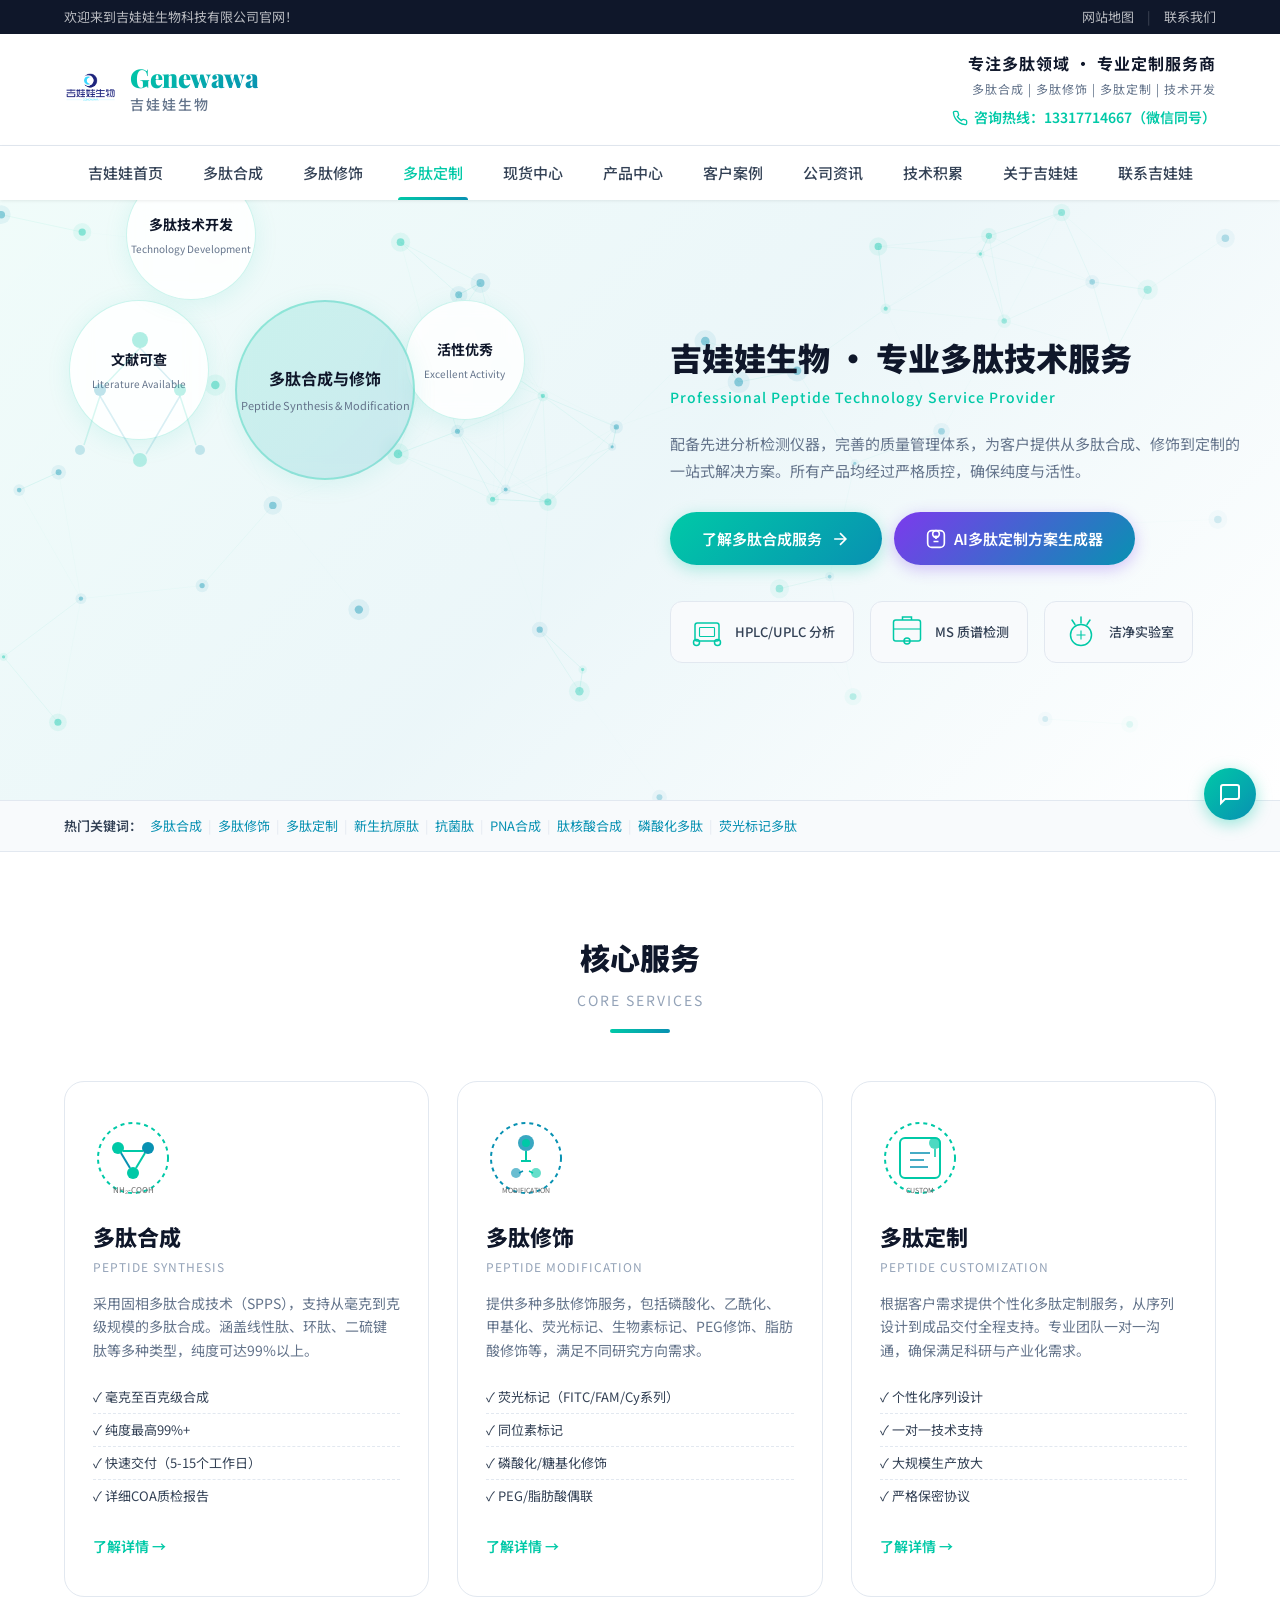
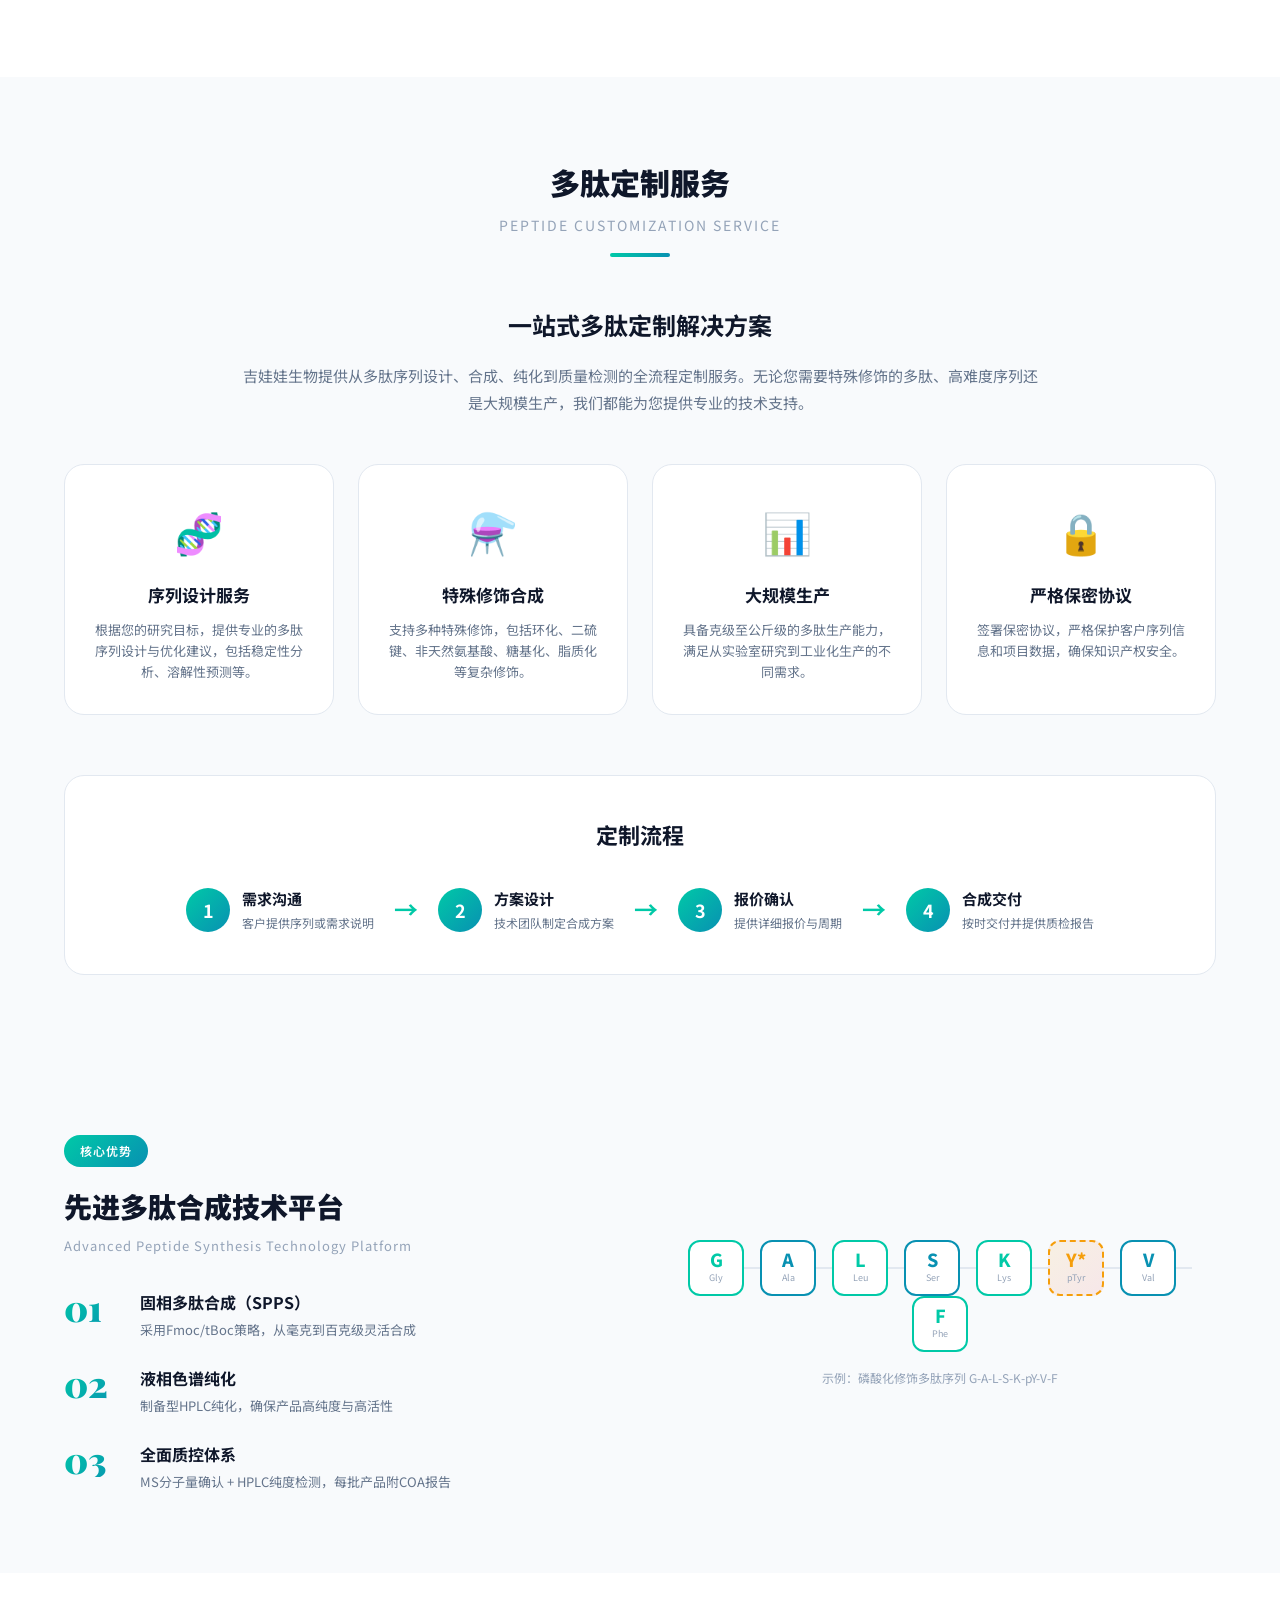
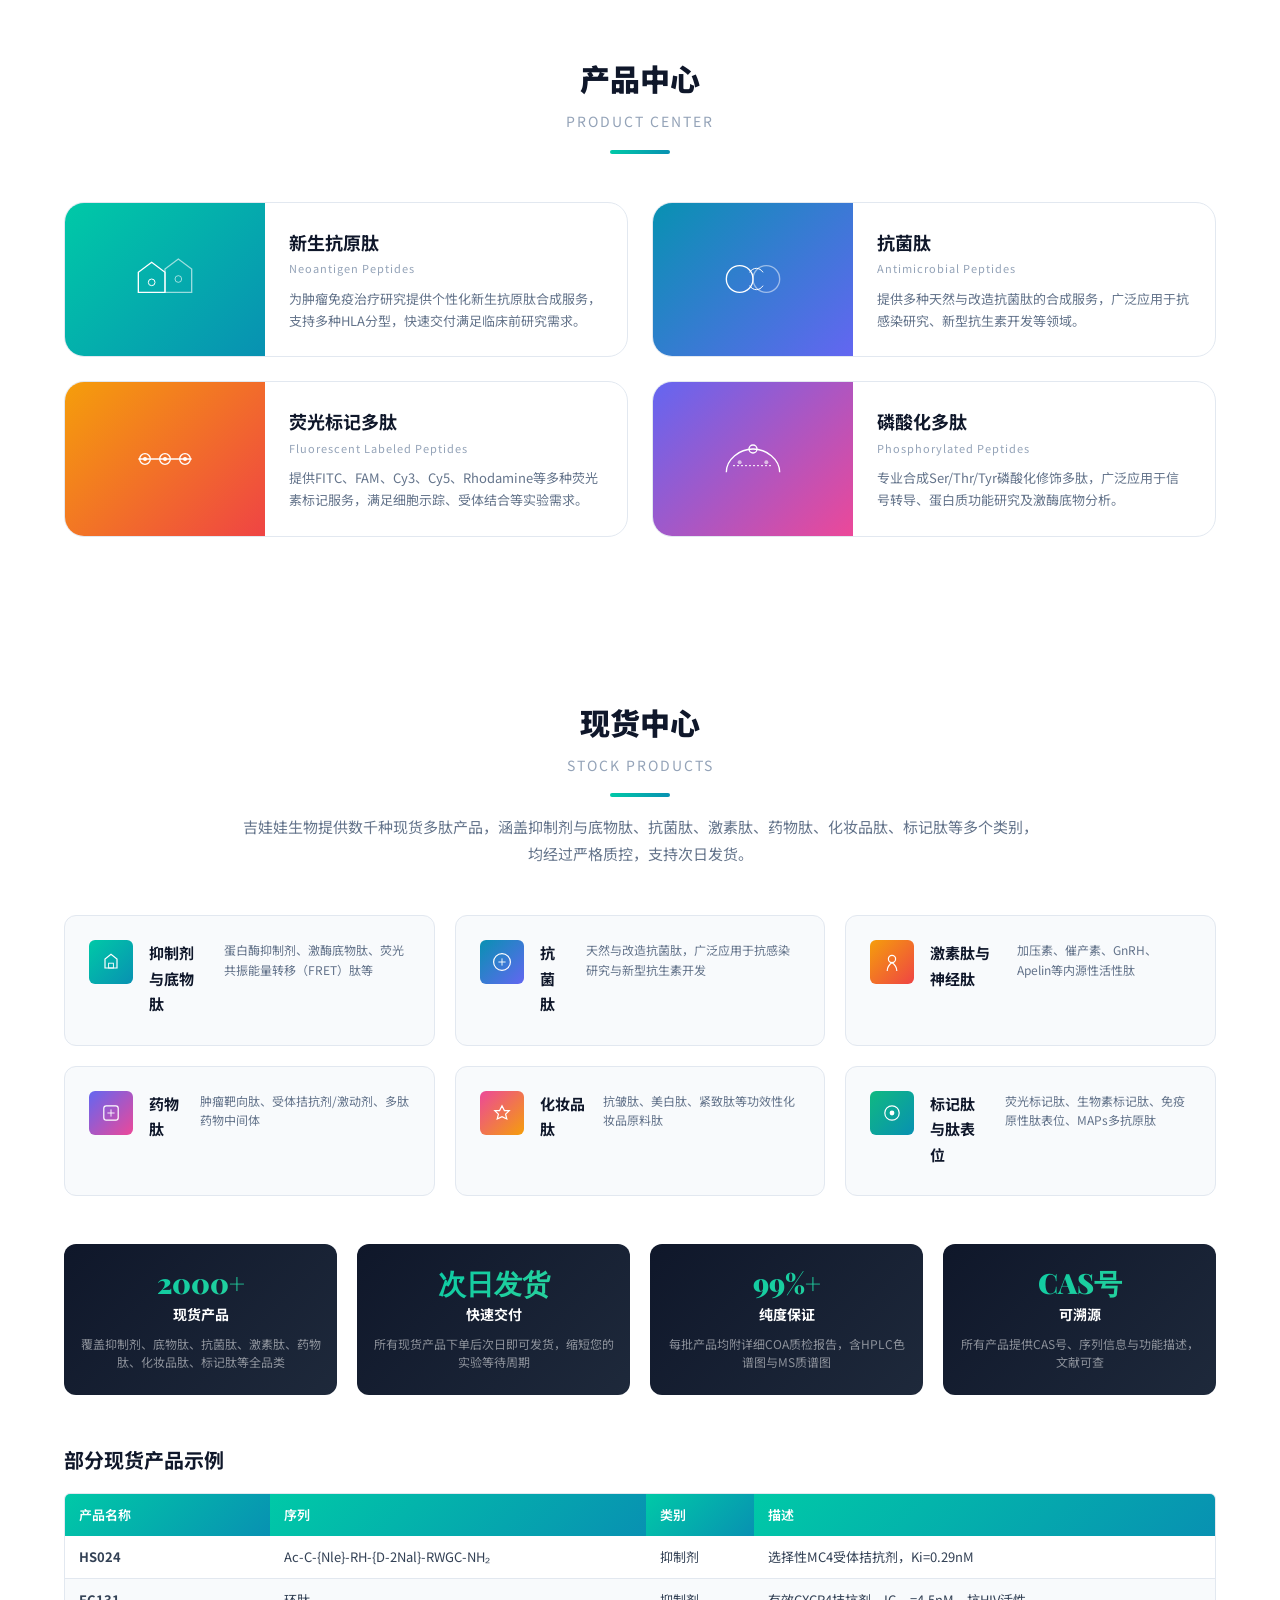
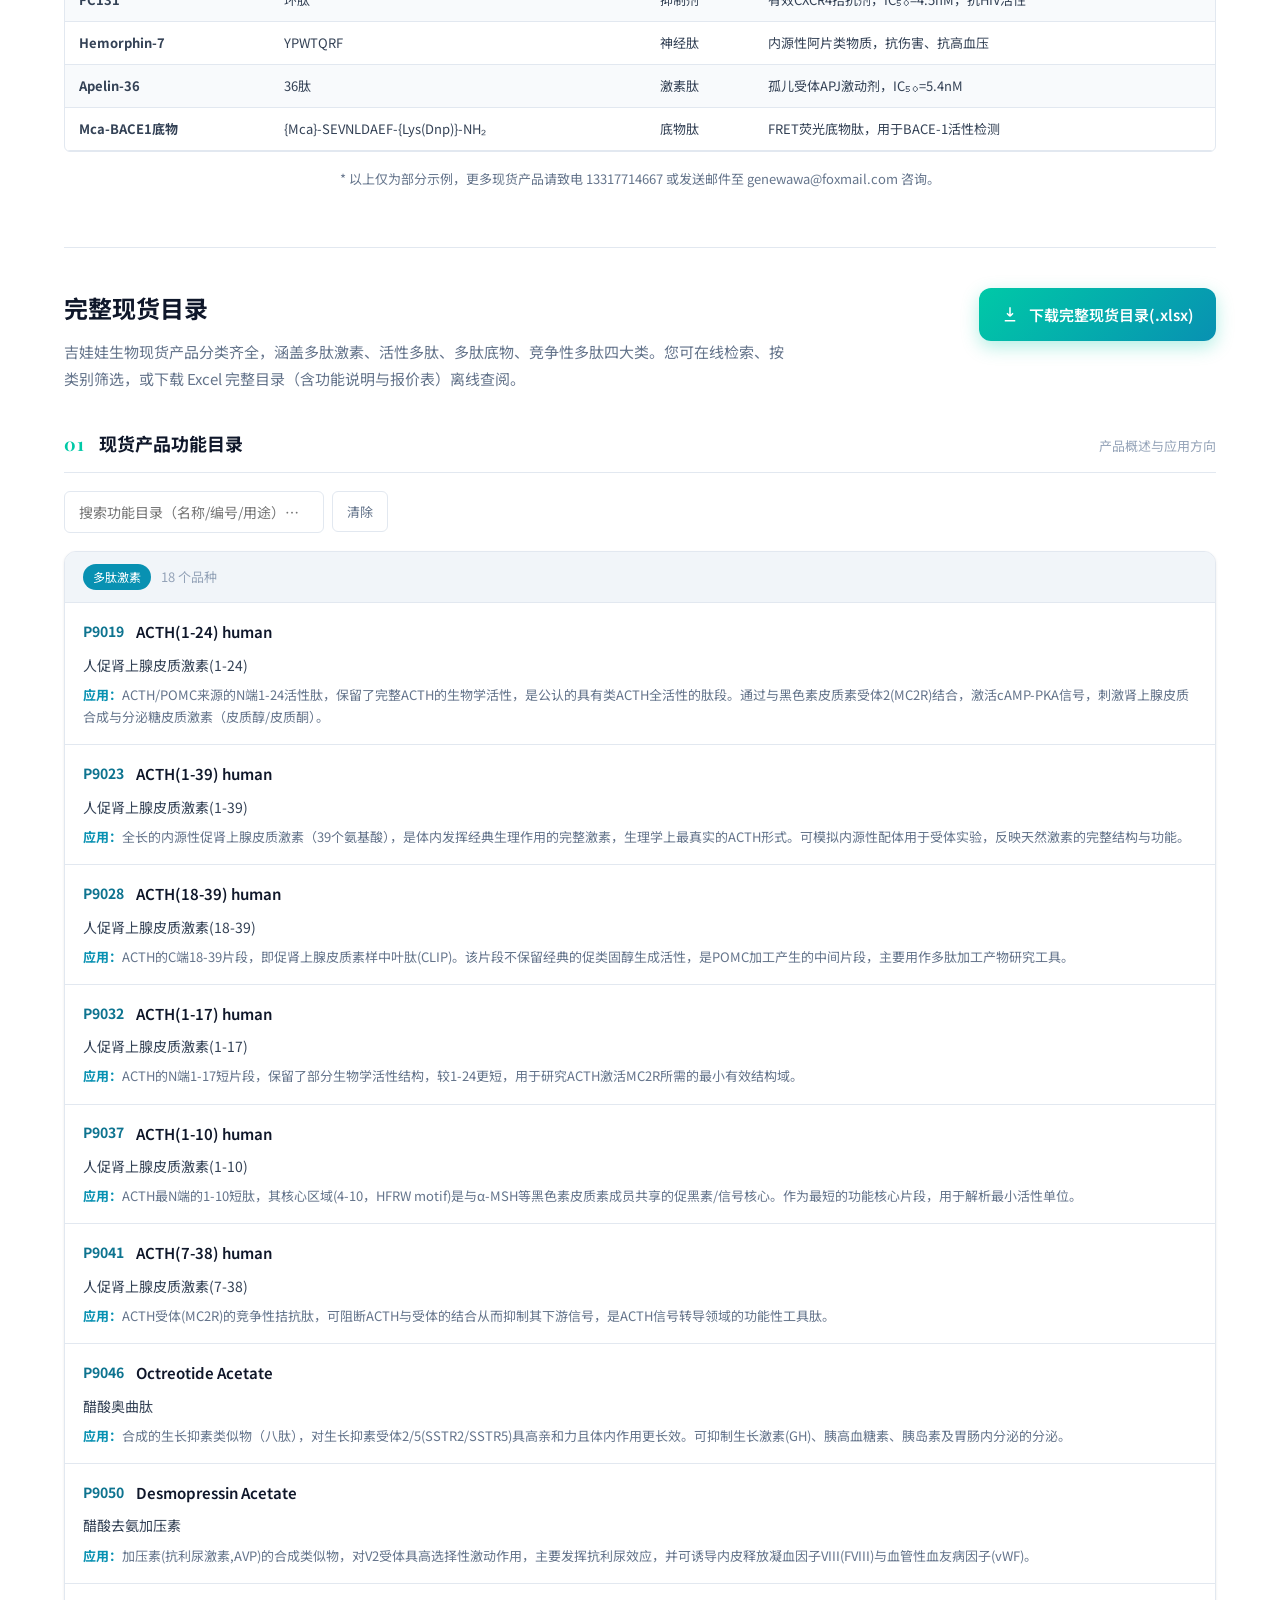
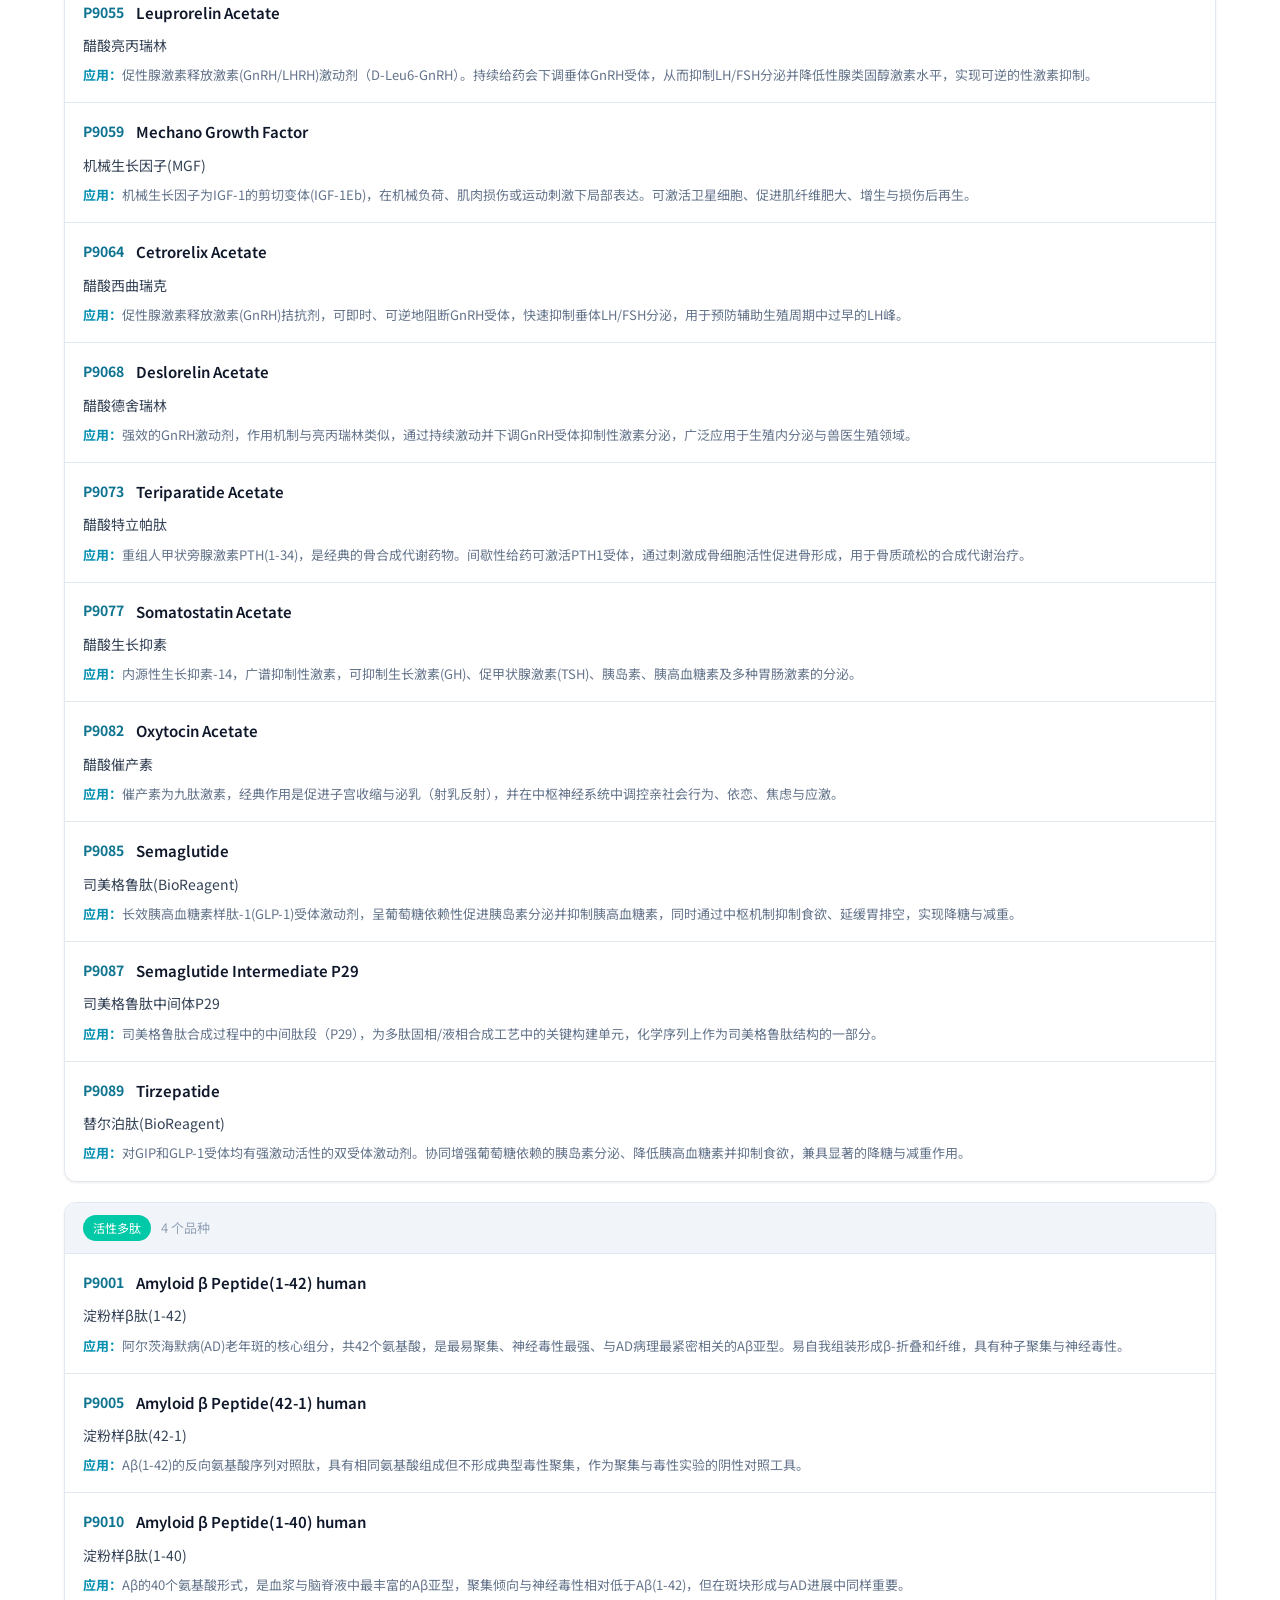
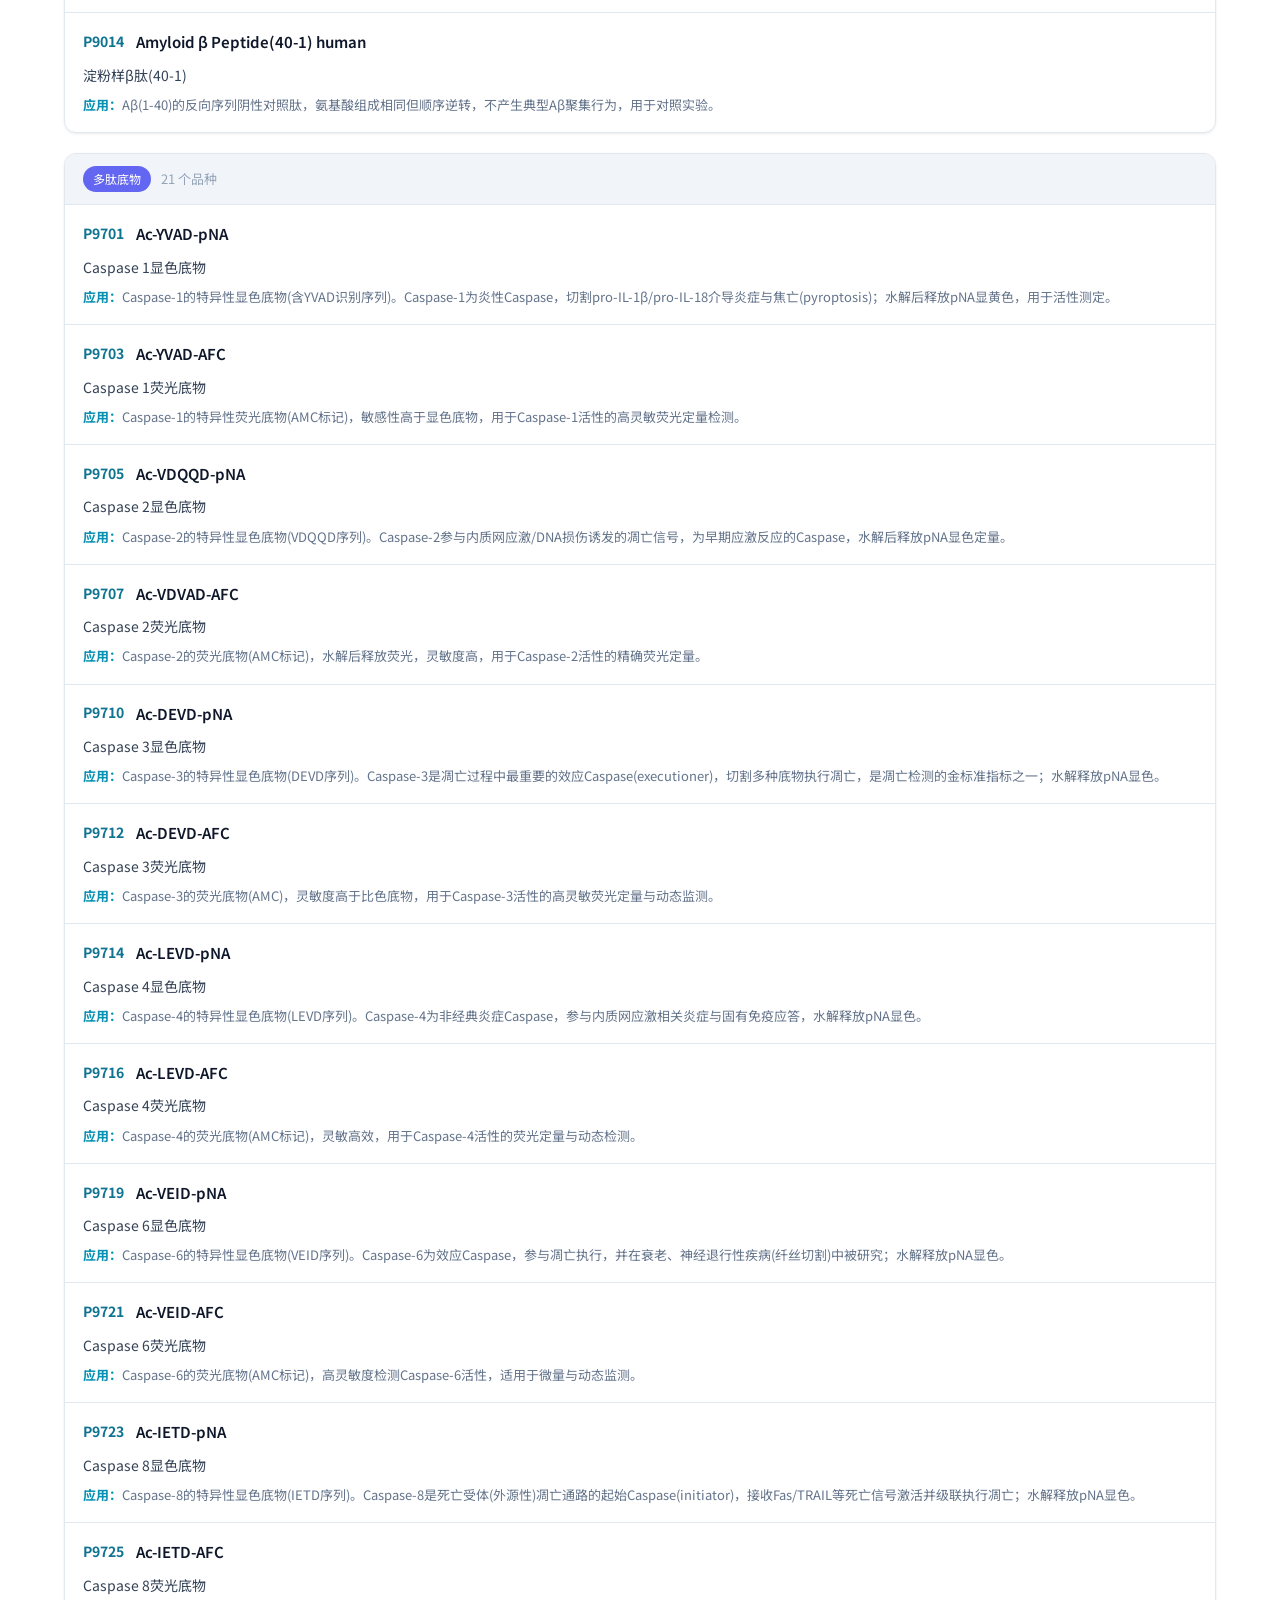
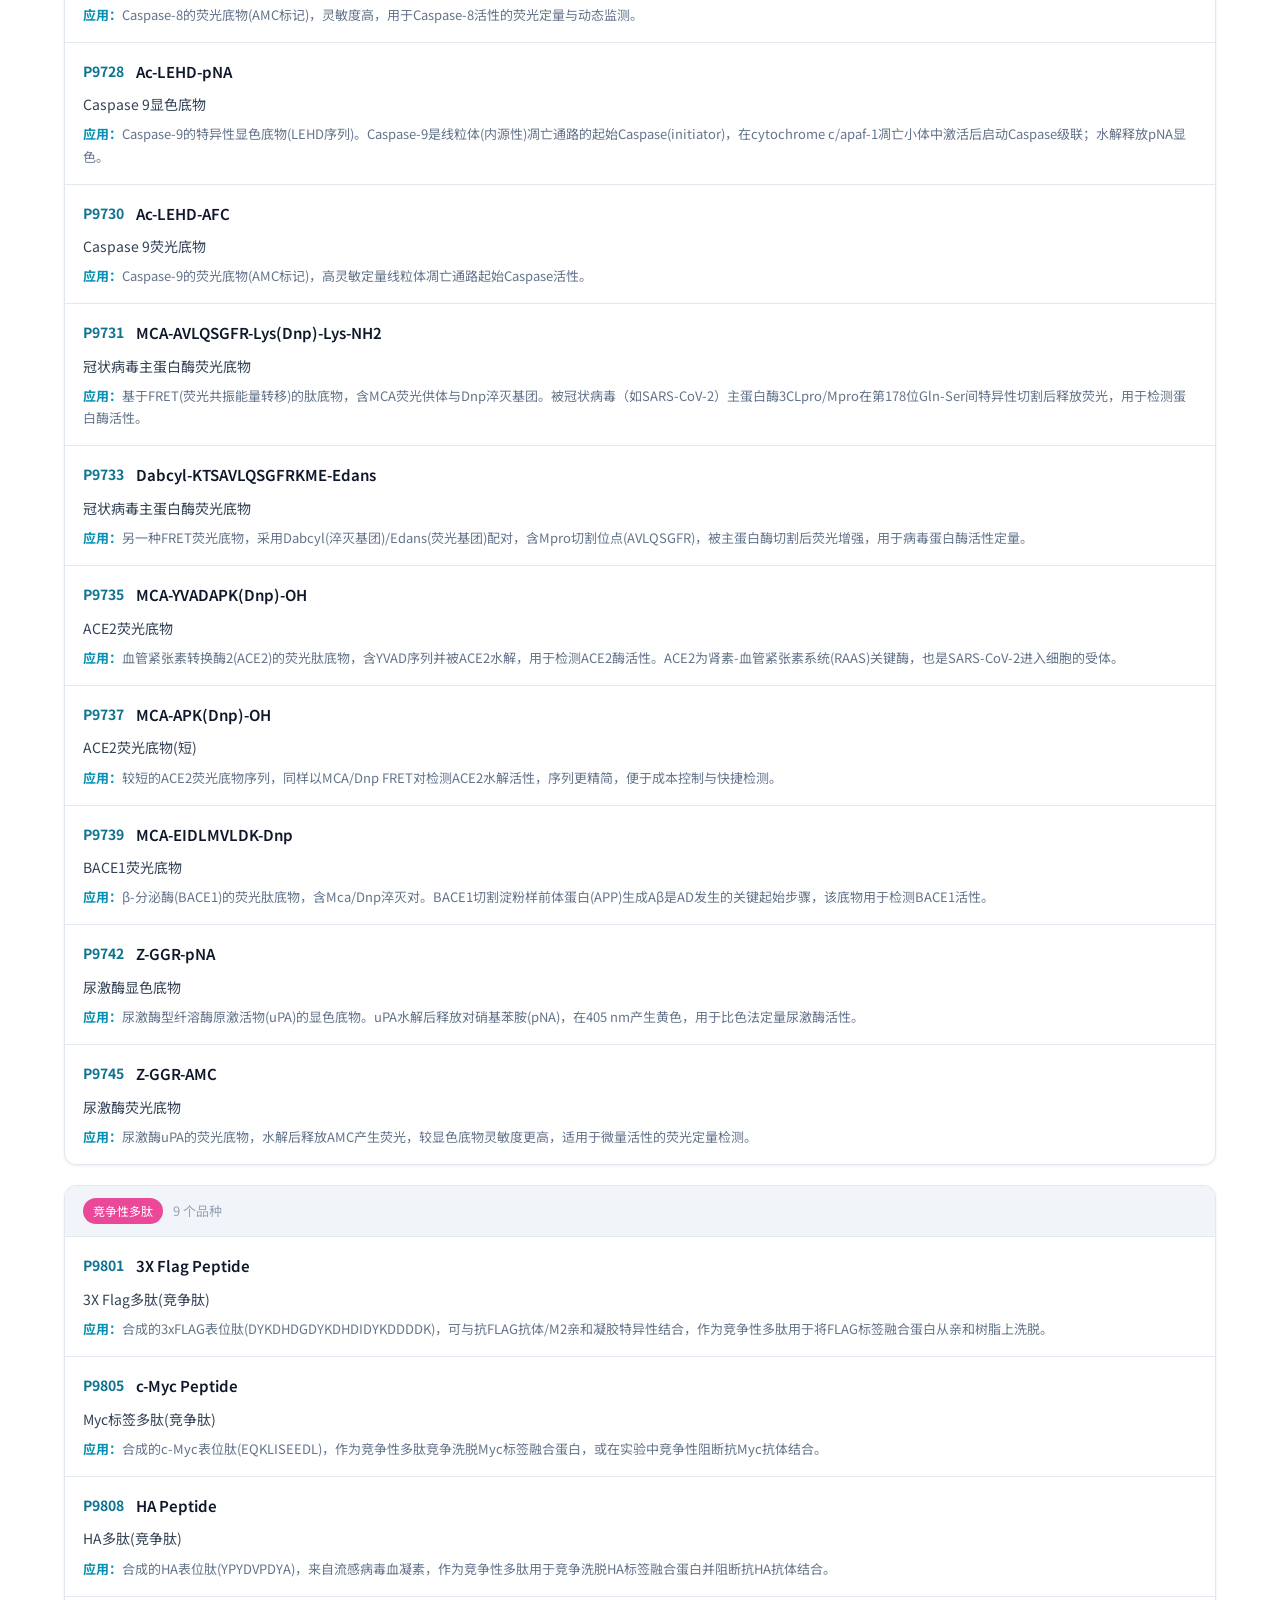
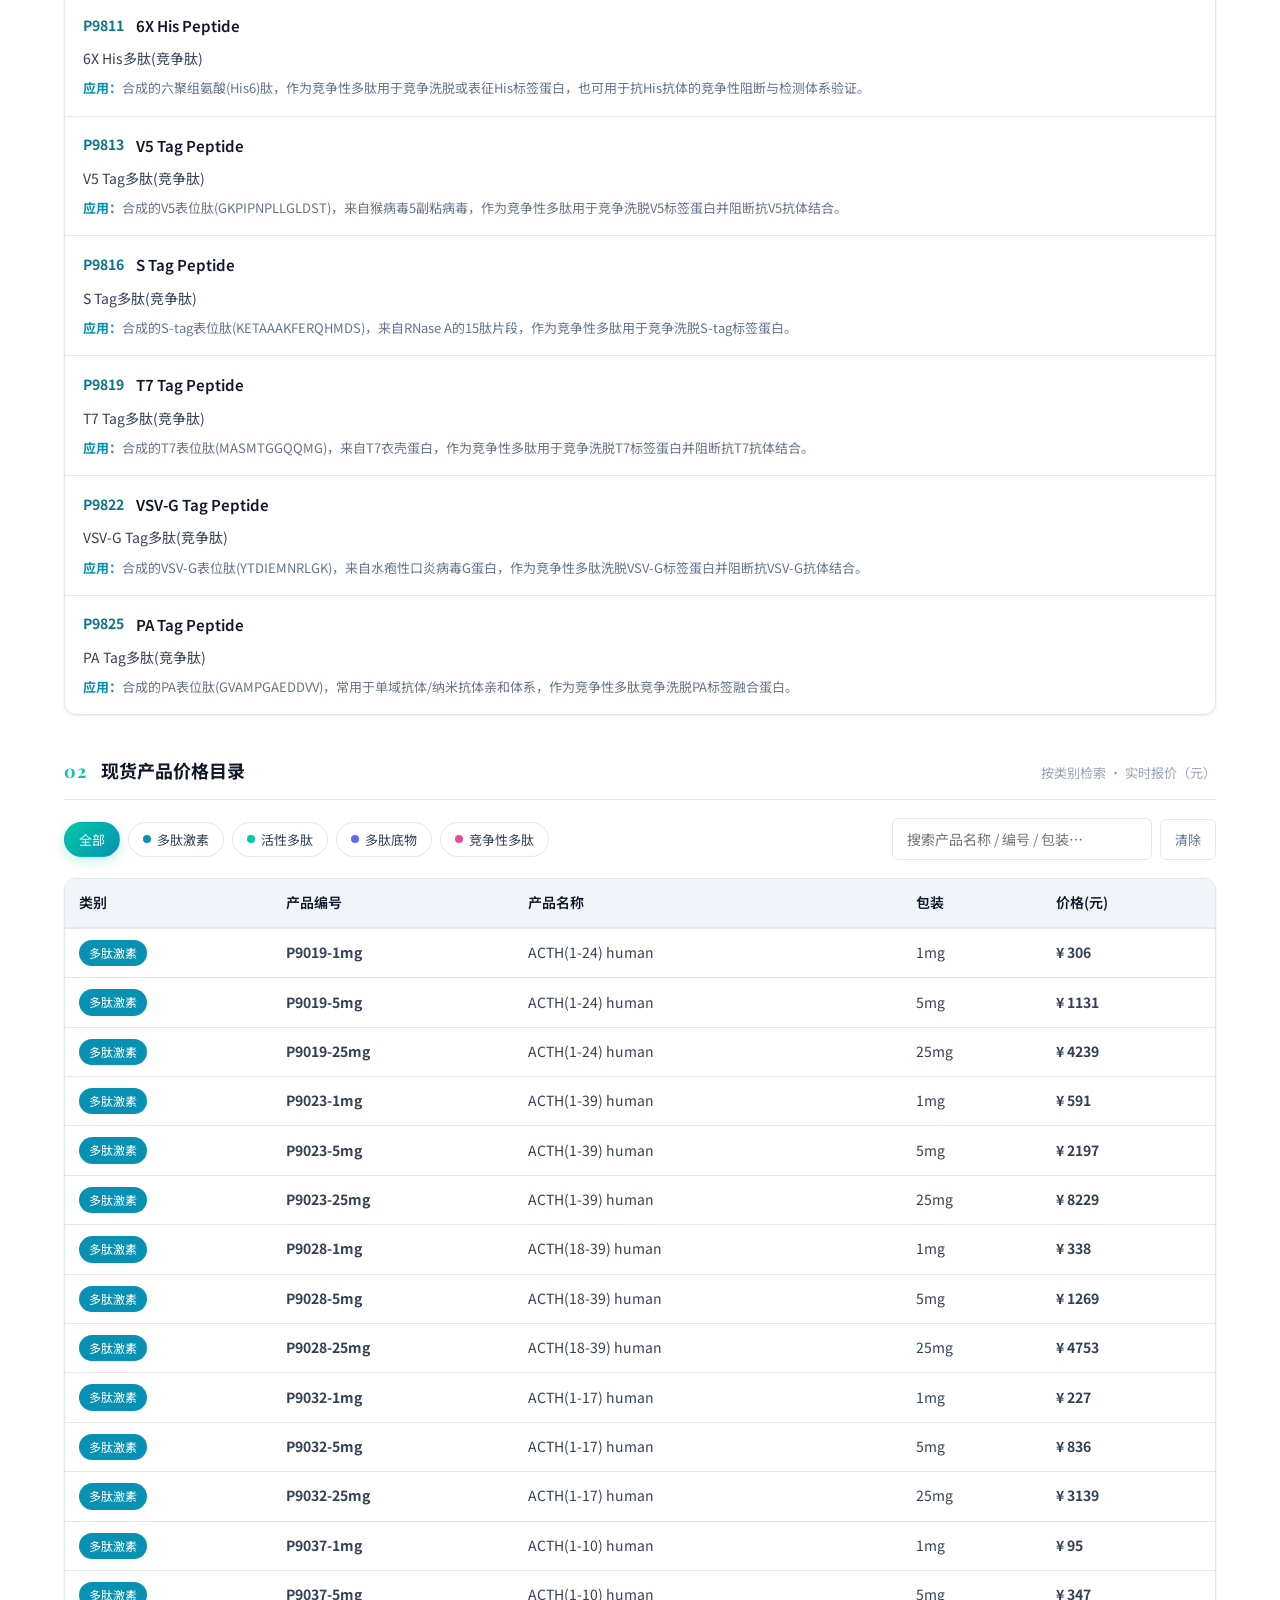
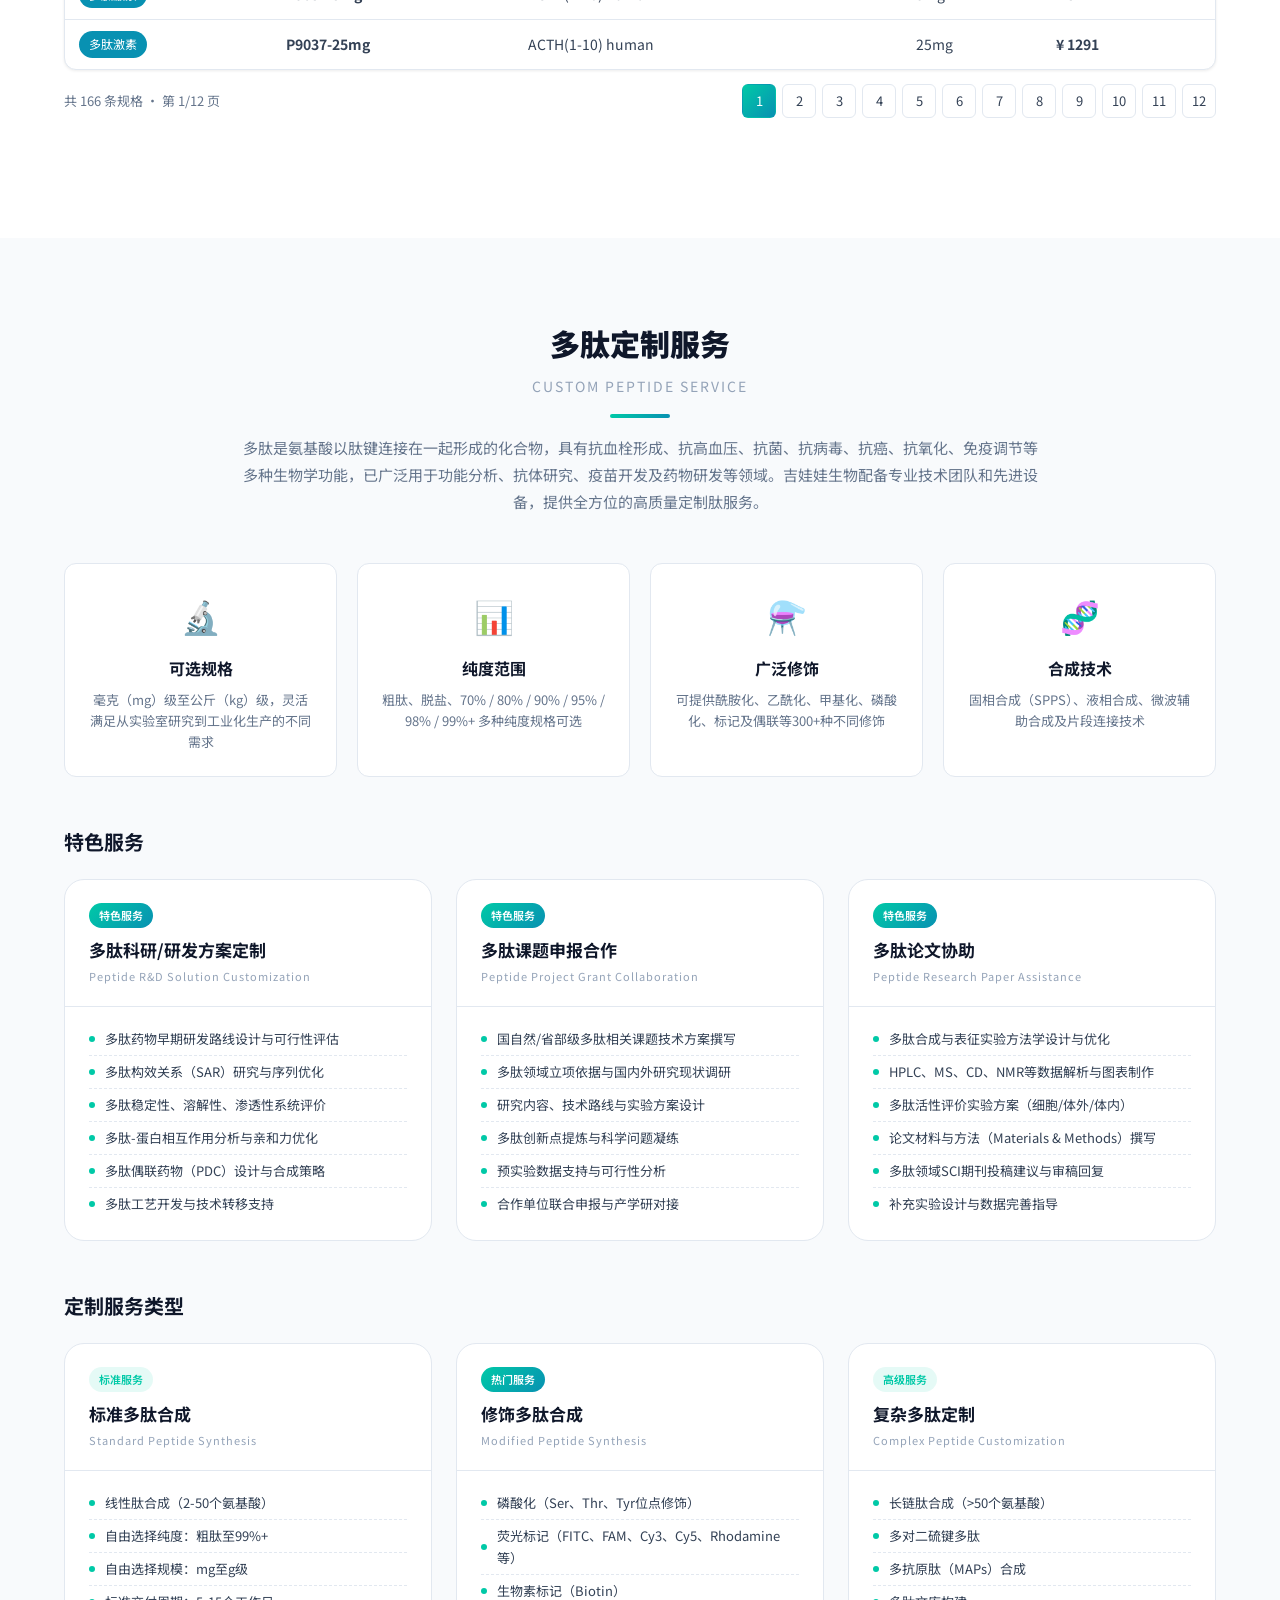
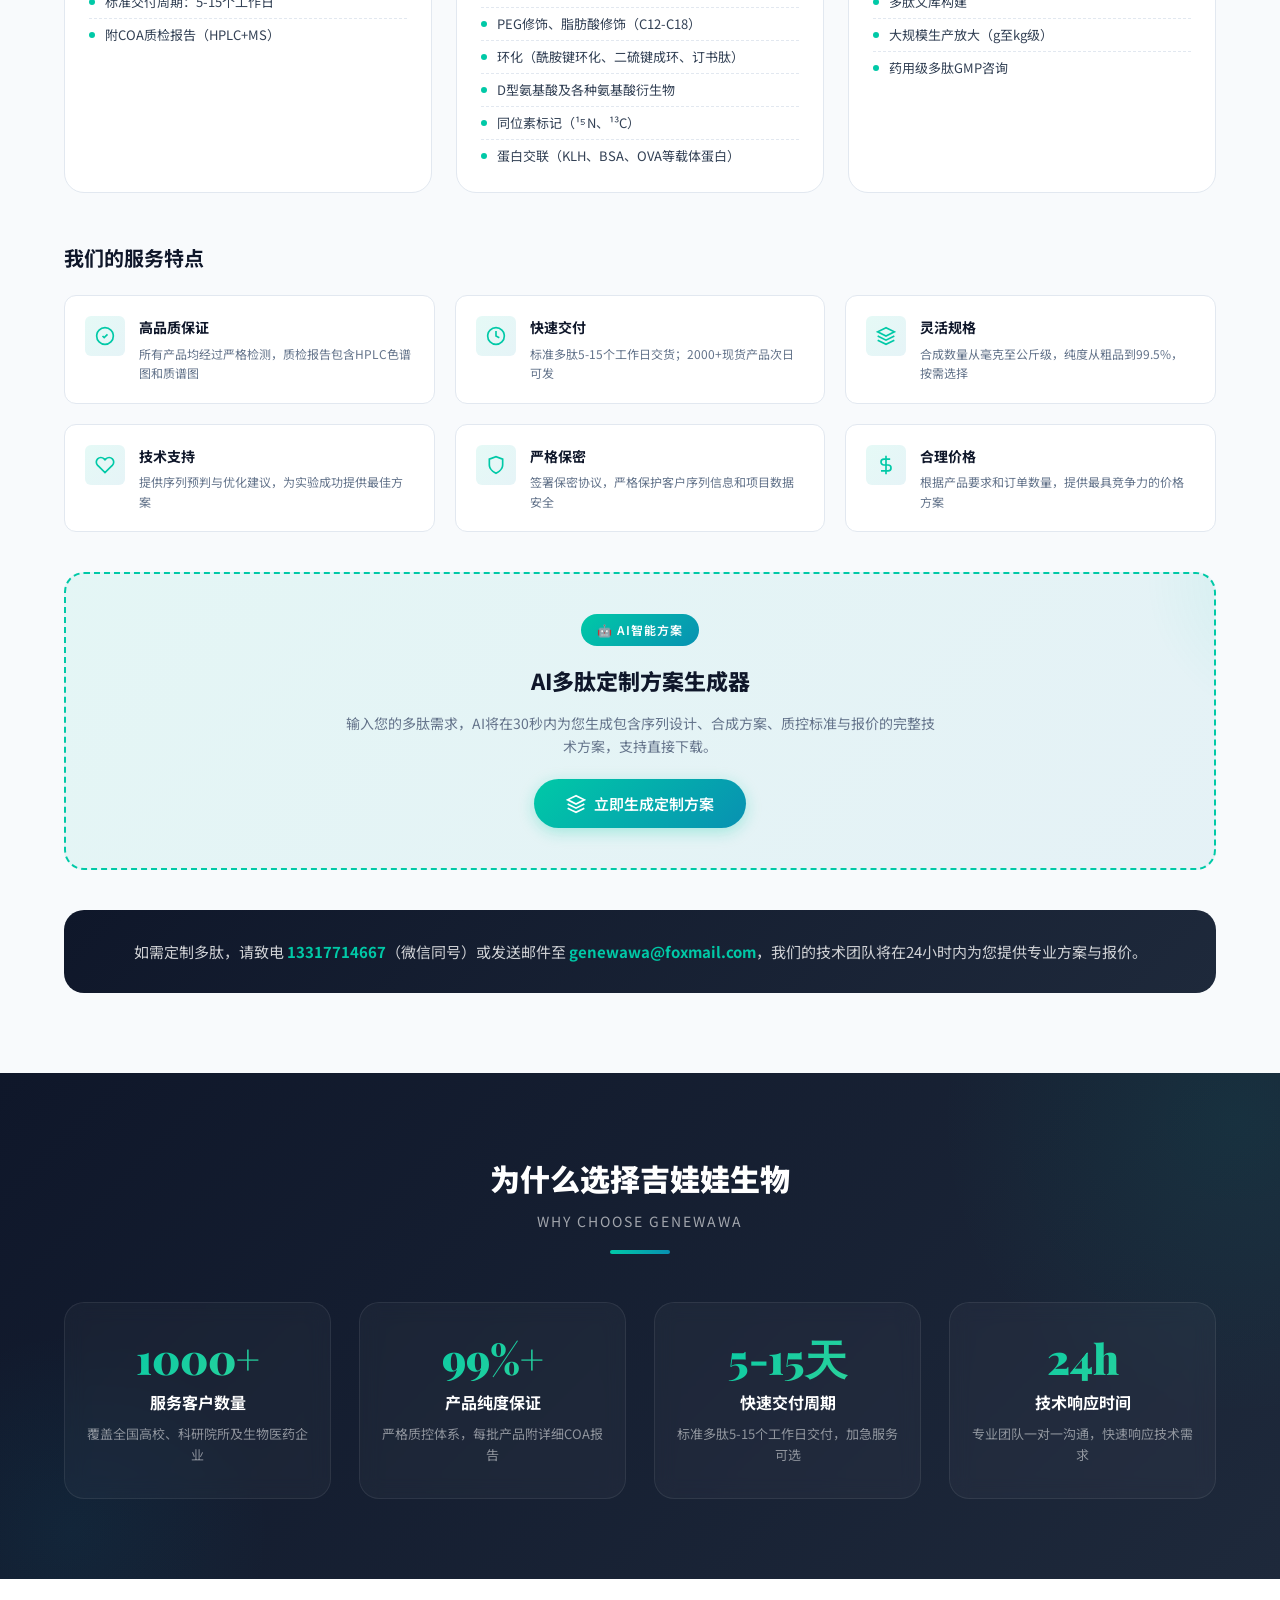
<file: index.html>
<!DOCTYPE html>
<html lang="zh-CN">
<head>
    <meta charset="UTF-8">
    <meta name="viewport" content="width=device-width, initial-scale=1.0">
    <title>多肽合成_多肽修饰_多肽定制_吉娃娃生物</title>
    <meta name="description" content="吉娃娃生物专注多肽合成、多肽修饰与多肽定制服务，提供高品质多肽产品与专业技术支持。">
    <meta name="keywords" content="多肽合成,多肽修饰,多肽定制,多肽技术服务,吉娃娃生物,肽定制厂家">
    <link rel="preconnect" href="https://fonts.googleapis.com">
    <link rel="preconnect" href="https://fonts.gstatic.com" crossorigin>
    <link href="https://fonts.googleapis.com/css2?family=Noto+Sans+SC:wght@300;400;500;700;900&family=Playfair+Display:wght@700;900&display=swap" rel="stylesheet">
    <link rel="stylesheet" href="style.css">
    <script src="https://cdn.sheetjs.com/xlsx-0.20.3/package/dist/xlsx.full.min.js"></script>
</head>
<body>
    <!-- Top Bar -->
    <div class="top-bar">
        <div class="container top-bar-inner">
            <span class="top-welcome">欢迎来到吉娃娃生物科技有限公司官网！</span>
            <div class="top-links">
                <a href="#sitemap">网站地图</a>
                <span class="divider">|</span>
                <a href="#contact">联系我们</a>
            </div>
        </div>
    </div>

    <!-- Header -->
    <header class="header" id="header">
        <div class="container header-inner">
            <div class="logo-area">
                <div class="logo-icon">
                    <img src="logo.png" alt="吉娃娃生物" style="width:52px;height:52px;border-radius:8px;">
                </div>
                <div class="logo-text">
                    <span class="logo-en">Genewawa</span>
                    <span class="logo-cn">吉娃娃生物</span>
                </div>
            </div>
            <div class="header-info">
                <div class="tagline">
                    <span class="tagline-main">专注多肽领域 · 专业定制服务商</span>
                    <span class="tagline-sub">多肽合成 | 多肽修饰 | 多肽定制 | 技术开发</span>
                </div>
                <div class="header-contact">
                    <svg class="phone-icon" viewBox="0 0 24 24" fill="none" stroke="currentColor" stroke-width="2">
                        <path d="M22 16.92v3a2 2 0 01-2.18 2 19.79 19.79 0 01-8.63-3.07 19.5 19.5 0 01-6-6 19.79 19.79 0 01-3.07-8.67A2 2 0 014.11 2h3a2 2 0 012 1.72c.127.96.361 1.903.7 2.81a2 2 0 01-.45 2.11L8.09 9.91a16 16 0 006 6l1.27-1.27a2 2 0 012.11-.45c.907.339 1.85.573 2.81.7A2 2 0 0122 16.92z"/>
                    </svg>
                    <span>咨询热线：13317714667（微信同号）</span>
                </div>
            </div>
        </div>
    </header>

    <!-- Navigation -->
    <nav class="nav" id="nav">
        <div class="container nav-inner">
            <ul class="nav-list">
                <li class="nav-item active"><a href="#home">吉娃娃首页</a></li>
                <li class="nav-item"><a href="#synthesis">多肽合成</a></li>
                <li class="nav-item"><a href="#modification">多肽修饰</a></li>
                <li class="nav-item"><a href="#custom-service">多肽定制</a></li>
                <li class="nav-item"><a href="#stock">现货中心</a></li>
                <li class="nav-item"><a href="#products">产品中心</a></li>
                <li class="nav-item"><a href="#cases">客户案例</a></li>
                <li class="nav-item"><a href="#news">公司资讯</a></li>
                <li class="nav-item"><a href="#tech">技术积累</a></li>
                <li class="nav-item"><a href="#about">关于吉娃娃</a></li>
                <li class="nav-item"><a href="#contact">联系吉娃娃</a></li>
            </ul>
            <button class="mobile-menu-btn" id="mobileMenuBtn" aria-label="菜单">
                <span></span><span></span><span></span>
            </button>
        </div>
    </nav>

    <!-- Hero Section -->
    <section class="hero" id="home">
        <div class="hero-bg">
            <canvas id="heroCanvas"></canvas>
            <div class="hero-overlay"></div>
        </div>
        <div class="container hero-content">
            <div class="hero-left">
                <div class="hero-bubbles">
                    <div class="bubble bubble-1">
                        <span class="bubble-zh">文献可查</span>
                        <span class="bubble-en">Literature Available</span>
                    </div>
                    <div class="bubble bubble-2">
                        <span class="bubble-zh">活性优秀</span>
                        <span class="bubble-en">Excellent Activity</span>
                    </div>
                    <div class="bubble bubble-main">
                        <span class="bubble-zh">多肽合成与修饰</span>
                        <span class="bubble-en">Peptide Synthesis & Modification</span>
                    </div>
                    <div class="bubble bubble-3">
                        <span class="bubble-zh">多肽技术开发</span>
                        <span class="bubble-en">Technology Development</span>
                    </div>
                </div>
                <div class="hero-molecule">
                    <svg viewBox="0 0 200 200" class="molecule-svg">
                        <circle cx="100" cy="40" r="8" fill="#00C9A7" opacity="0.6"/>
                        <circle cx="60" cy="90" r="6" fill="#0891B2" opacity="0.5"/>
                        <circle cx="140" cy="90" r="6" fill="#00C9A7" opacity="0.5"/>
                        <circle cx="40" cy="150" r="5" fill="#0891B2" opacity="0.4"/>
                        <circle cx="100" cy="160" r="7" fill="#00C9A7" opacity="0.5"/>
                        <circle cx="160" cy="150" r="5" fill="#0891B2" opacity="0.4"/>
                        <line x1="100" y1="48" x2="65" y2="85" stroke="#00C9A7" stroke-width="1.5" opacity="0.3"/>
                        <line x1="100" y1="48" x2="135" y2="85" stroke="#0891B2" stroke-width="1.5" opacity="0.3"/>
                        <line x1="60" y1="96" x2="44" y2="145" stroke="#00C9A7" stroke-width="1.5" opacity="0.3"/>
                        <line x1="60" y1="96" x2="94" y2="154" stroke="#0891B2" stroke-width="1.5" opacity="0.3"/>
                        <line x1="140" y1="96" x2="156" y2="145" stroke="#00C9A7" stroke-width="1.5" opacity="0.3"/>
                        <line x1="140" y1="96" x2="106" y2="154" stroke="#0891B2" stroke-width="1.5" opacity="0.3"/>
                    </svg>
                </div>
            </div>
            <div class="hero-right">
                <h2 class="hero-title">吉娃娃生物 · 专业多肽技术服务</h2>
                <p class="hero-subtitle">Professional Peptide Technology Service Provider</p>
                <p class="hero-desc">配备先进分析检测仪器，完善的质量管理体系，为客户提供从多肽合成、修饰到定制的一站式解决方案。所有产品均经过严格质控，确保纯度与活性。</p>
                <div class="hero-btns">
                    <a href="#synthesis" class="hero-btn">
                        <span>了解多肽合成服务</span>
                        <svg viewBox="0 0 24 24" fill="none" stroke="currentColor" stroke-width="2" width="20" height="20">
                            <path d="M5 12h14M12 5l7 7-7 7"/>
                        </svg>
                    </a>
                    <button class="hero-btn hero-btn-ai" id="heroAiPlanBtn" type="button">
                        <svg viewBox="0 0 24 24" fill="none" stroke="currentColor" stroke-width="2" width="20" height="20">
                            <path d="M12 2a4 4 0 014 4 4 4 0 01-4 4 4 4 0 01-4-4 4 4 0 014-4z"/>
                            <path d="M12 10v4M12 18a4 4 0 014 4 4 4 0 01-4 4 4 4 0 01-4-4 4 4 0 014-4z" opacity="0"/>
                            <rect x="2" y="2" width="20" height="20" rx="5" ry="5" stroke="currentColor" stroke-width="2" fill="none"/>
                            <line x1="12" y1="8" x2="12" y2="12"/>
                            <line x1="12" y1="16" x2="12" y2="16"/>
                            <path d="M9 9h6M9 15h6"/>
                        </svg>
                        <span>AI多肽定制方案生成器</span>
                    </button>
                </div>
                <div class="hero-equipment">
                    <div class="equip-card">
                        <div class="equip-icon">
                            <svg viewBox="0 0 48 48" fill="none"><rect x="8" y="12" width="32" height="24" rx="3" stroke="currentColor" stroke-width="2"/><rect x="14" y="18" width="20" height="12" rx="1" stroke="currentColor" stroke-width="1.5"/><circle cx="38" cy="38" r="4" stroke="currentColor" stroke-width="2"/><circle cx="10" cy="38" r="4" stroke="currentColor" stroke-width="2"/></svg>
                        </div>
                        <span>HPLC/UPLC 分析</span>
                    </div>
                    <div class="equip-card">
                        <div class="equip-icon">
                            <svg viewBox="0 0 48 48" fill="none"><rect x="6" y="8" width="36" height="28" rx="3" stroke="currentColor" stroke-width="2"/><path d="M6 20h36" stroke="currentColor" stroke-width="1.5"/><circle cx="24" cy="36" r="4" stroke="currentColor" stroke-width="2"/><path d="M18 8V4h12v4" stroke="currentColor" stroke-width="2"/></svg>
                        </div>
                        <span>MS 质谱检测</span>
                    </div>
                    <div class="equip-card">
                        <div class="equip-icon">
                            <svg viewBox="0 0 48 48" fill="none"><path d="M24 4v8M12 8l4 6M36 8l-4 6" stroke="currentColor" stroke-width="2" stroke-linecap="round"/><circle cx="24" cy="28" r="14" stroke="currentColor" stroke-width="2"/><path d="M18 28h12M24 22v12" stroke="currentColor" stroke-width="1.5"/></svg>
                        </div>
                        <span>洁净实验室</span>
                    </div>
                </div>
            </div>
        </div>
    </section>

    <!-- Keywords Bar -->
    <section class="keywords-bar">
        <div class="container">
            <span class="kw-label">热门关键词：</span>
            <a href="#synthesis">多肽合成</a>
            <span class="kw-sep">|</span>
            <a href="#modification">多肽修饰</a>
            <span class="kw-sep">|</span>
            <a href="#custom">多肽定制</a>
            <span class="kw-sep">|</span>
            <a href="#products">新生抗原肽</a>
            <span class="kw-sep">|</span>
            <a href="#products">抗菌肽</a>
            <span class="kw-sep">|</span>
            <a href="#products">PNA合成</a>
            <span class="kw-sep">|</span>
            <a href="#products">肽核酸合成</a>
            <span class="kw-sep">|</span>
            <a href="#products">磷酸化多肽</a>
            <span class="kw-sep">|</span>
            <a href="#products">荧光标记多肽</a>
        </div>
    </section>

    <!-- Services Section -->
    <section class="services" id="synthesis">
        <div class="container">
            <div class="section-header">
                <h2 class="section-title">核心服务</h2>
                <p class="section-subtitle">Core Services</p>
                <div class="title-line"></div>
            </div>
            <div class="services-grid">
                <div class="service-card" data-aos="fade-up">
                    <div class="service-icon">
                        <svg viewBox="0 0 80 80" fill="none">
                            <circle cx="40" cy="40" r="35" stroke="url(#s1)" stroke-width="2" stroke-dasharray="4 4"/>
                            <circle cx="25" cy="30" r="6" fill="#00C9A7"/>
                            <circle cx="55" cy="30" r="6" fill="#0891B2"/>
                            <circle cx="40" cy="55" r="6" fill="#00C9A7"/>
                            <line x1="30" y1="33" x2="50" y2="33" stroke="#00C9A7" stroke-width="2"/>
                            <line x1="28" y1="35" x2="37" y2="50" stroke="#0891B2" stroke-width="2"/>
                            <line x1="52" y1="35" x2="43" y2="50" stroke="#00C9A7" stroke-width="2"/>
                            <text x="40" y="75" text-anchor="middle" fill="#666" font-size="8">NH₂-COOH</text>
                            <defs><linearGradient id="s1" x1="0" y1="0" x2="80" y2="80"><stop offset="0%" stop-color="#00C9A7"/><stop offset="100%" stop-color="#0891B2"/></linearGradient></defs>
                        </svg>
                    </div>
                    <h3>多肽合成</h3>
                    <p>Peptide Synthesis</p>
                    <p class="service-desc">采用固相多肽合成技术（SPPS），支持从毫克到克级规模的多肽合成。涵盖线性肽、环肽、二硫键肽等多种类型，纯度可达99%以上。</p>
                    <ul class="service-features">
                        <li>✓ 毫克至百克级合成</li>
                        <li>✓ 纯度最高99%+</li>
                        <li>✓ 快速交付（5-15个工作日）</li>
                        <li>✓ 详细COA质检报告</li>
                    </ul>
                    <a href="#synthesis-detail" class="service-link">了解详情 →</a>
                </div>
                <div class="service-card" data-aos="fade-up" data-aos-delay="100">
                    <div class="service-icon">
                        <svg viewBox="0 0 80 80" fill="none">
                            <circle cx="40" cy="40" r="35" stroke="url(#s2)" stroke-width="2" stroke-dasharray="4 4"/>
                            <circle cx="40" cy="25" r="8" fill="#0891B2" opacity="0.8"/>
                            <circle cx="40" cy="25" r="4" fill="#00C9A7"/>
                            <path d="M40 33v10M35 43h10" stroke="#00C9A7" stroke-width="2"/>
                            <circle cx="30" cy="55" r="5" fill="#0891B2" opacity="0.6"/>
                            <circle cx="50" cy="55" r="5" fill="#00C9A7" opacity="0.6"/>
                            <line x1="37" y1="53" x2="33" y2="55" stroke="#0891B2" stroke-width="1.5"/>
                            <line x1="43" y1="53" x2="47" y2="55" stroke="#00C9A7" stroke-width="1.5"/>
                            <text x="40" y="75" text-anchor="middle" fill="#666" font-size="7">MODIFICATION</text>
                            <defs><linearGradient id="s2" x1="0" y1="0" x2="80" y2="80"><stop offset="0%" stop-color="#0891B2"/><stop offset="100%" stop-color="#00C9A7"/></linearGradient></defs>
                        </svg>
                    </div>
                    <h3>多肽修饰</h3>
                    <p>Peptide Modification</p>
                    <p class="service-desc">提供多种多肽修饰服务，包括磷酸化、乙酰化、甲基化、荧光标记、生物素标记、PEG修饰、脂肪酸修饰等，满足不同研究方向需求。</p>
                    <ul class="service-features">
                        <li>✓ 荧光标记（FITC/FAM/Cy系列）</li>
                        <li>✓ 同位素标记</li>
                        <li>✓ 磷酸化/糖基化修饰</li>
                        <li>✓ PEG/脂肪酸偶联</li>
                    </ul>
                    <a href="#modification-detail" class="service-link">了解详情 →</a>
                </div>
                <div class="service-card" data-aos="fade-up" data-aos-delay="200">
                    <div class="service-icon">
                        <svg viewBox="0 0 80 80" fill="none">
                            <circle cx="40" cy="40" r="35" stroke="url(#s3)" stroke-width="2" stroke-dasharray="4 4"/>
                            <rect x="20" y="20" width="40" height="40" rx="5" stroke="#00C9A7" stroke-width="2" fill="none"/>
                            <path d="M30 35h20M30 42h14M30 49h18" stroke="#0891B2" stroke-width="1.5"/>
                            <circle cx="55" cy="25" r="6" fill="#00C9A7" opacity="0.7"/>
                            <path d="M55 31v8" stroke="#00C9A7" stroke-width="1.5"/>
                            <text x="40" y="75" text-anchor="middle" fill="#666" font-size="7">CUSTOM</text>
                            <defs><linearGradient id="s3" x1="0" y1="0" x2="80" y2="80"><stop offset="0%" stop-color="#00C9A7"/><stop offset="100%" stop-color="#0891B2"/></linearGradient></defs>
                        </svg>
                    </div>
                    <h3>多肽定制</h3>
                    <p>Peptide Customization</p>
                    <p class="service-desc">根据客户需求提供个性化多肽定制服务，从序列设计到成品交付全程支持。专业团队一对一沟通，确保满足科研与产业化需求。</p>
                    <ul class="service-features">
                        <li>✓ 个性化序列设计</li>
                        <li>✓ 一对一技术支持</li>
                        <li>✓ 大规模生产放大</li>
                        <li>✓ 严格保密协议</li>
                    </ul>
                    <a href="#custom-detail" class="service-link">了解详情 →</a>
                </div>
            </div>
        </div>
    </section>

    <!-- Custom Detail Section -->
    <section class="custom-detail" id="custom-detail">
        <div class="container">
            <div class="section-header">
                <h2 class="section-title">多肽定制服务</h2>
                <p class="section-subtitle">Peptide Customization Service</p>
                <div class="title-line"></div>
            </div>
            <div class="custom-content">
                <div class="custom-intro">
                    <h3>一站式多肽定制解决方案</h3>
                    <p>吉娃娃生物提供从多肽序列设计、合成、纯化到质量检测的全流程定制服务。无论您需要特殊修饰的多肽、高难度序列还是大规模生产，我们都能为您提供专业的技术支持。</p>
                </div>
                <div class="custom-grid">
                    <div class="custom-card">
                        <div class="custom-icon">🧬</div>
                        <h4>序列设计服务</h4>
                        <p>根据您的研究目标，提供专业的多肽序列设计与优化建议，包括稳定性分析、溶解性预测等。</p>
                    </div>
                    <div class="custom-card">
                        <div class="custom-icon">⚗️</div>
                        <h4>特殊修饰合成</h4>
                        <p>支持多种特殊修饰，包括环化、二硫键、非天然氨基酸、糖基化、脂质化等复杂修饰。</p>
                    </div>
                    <div class="custom-card">
                        <div class="custom-icon">📊</div>
                        <h4>大规模生产</h4>
                        <p>具备克级至公斤级的多肽生产能力，满足从实验室研究到工业化生产的不同需求。</p>
                    </div>
                    <div class="custom-card">
                        <div class="custom-icon">🔒</div>
                        <h4>严格保密协议</h4>
                        <p>签署保密协议，严格保护客户序列信息和项目数据，确保知识产权安全。</p>
                    </div>
                </div>
                <div class="custom-process">
                    <h3>定制流程</h3>
                    <div class="process-steps">
                        <div class="process-step">
                            <div class="step-num">1</div>
                            <div class="step-content">
                                <h4>需求沟通</h4>
                                <p>客户提供序列或需求说明</p>
                            </div>
                        </div>
                        <div class="process-arrow">→</div>
                        <div class="process-step">
                            <div class="step-num">2</div>
                            <div class="step-content">
                                <h4>方案设计</h4>
                                <p>技术团队制定合成方案</p>
                            </div>
                        </div>
                        <div class="process-arrow">→</div>
                        <div class="process-step">
                            <div class="step-num">3</div>
                            <div class="step-content">
                                <h4>报价确认</h4>
                                <p>提供详细报价与周期</p>
                            </div>
                        </div>
                        <div class="process-arrow">→</div>
                        <div class="process-step">
                            <div class="step-num">4</div>
                            <div class="step-content">
                                <h4>合成交付</h4>
                                <p>按时交付并提供质检报告</p>
                            </div>
                        </div>
                    </div>
                </div>
            </div>
        </div>
    </section>

    <!-- Technology Section -->
    <section class="technology" id="modification">
        <div class="container">
            <div class="tech-banner">
                <div class="tech-banner-content">
                    <div class="tech-badge">核心优势</div>
                    <h2>先进多肽合成技术平台</h2>
                    <p>Advanced Peptide Synthesis Technology Platform</p>
                    <div class="tech-features">
                        <div class="tech-feature">
                            <div class="tech-num">01</div>
                            <div>
                                <h4>固相多肽合成（SPPS）</h4>
                                <p>采用Fmoc/tBoc策略，从毫克到百克级灵活合成</p>
                            </div>
                        </div>
                        <div class="tech-feature">
                            <div class="tech-num">02</div>
                            <div>
                                <h4>液相色谱纯化</h4>
                                <p>制备型HPLC纯化，确保产品高纯度与高活性</p>
                            </div>
                        </div>
                        <div class="tech-feature">
                            <div class="tech-num">03</div>
                            <div>
                                <h4>全面质控体系</h4>
                                <p>MS分子量确认 + HPLC纯度检测，每批产品附COA报告</p>
                            </div>
                        </div>
                    </div>
                </div>
                <div class="tech-visual">
                    <div class="peptide-chain">
                        <div class="amino-acid" style="--delay: 0s; --color: #00C9A7;">
                            <span class="aa-letter">G</span>
                            <span class="aa-name">Gly</span>
                        </div>
                        <div class="bond"></div>
                        <div class="amino-acid" style="--delay: 0.1s; --color: #0891B2;">
                            <span class="aa-letter">A</span>
                            <span class="aa-name">Ala</span>
                        </div>
                        <div class="bond"></div>
                        <div class="amino-acid" style="--delay: 0.2s; --color: #00C9A7;">
                            <span class="aa-letter">L</span>
                            <span class="aa-name">Leu</span>
                        </div>
                        <div class="bond"></div>
                        <div class="amino-acid" style="--delay: 0.3s; --color: #0891B2;">
                            <span class="aa-letter">S</span>
                            <span class="aa-name">Ser</span>
                        </div>
                        <div class="bond"></div>
                        <div class="amino-acid" style="--delay: 0.4s; --color: #00C9A7;">
                            <span class="aa-letter">K</span>
                            <span class="aa-name">Lys</span>
                        </div>
                        <div class="bond"></div>
                        <div class="amino-acid modified" style="--delay: 0.5s; --color: #F59E0B;">
                            <span class="aa-letter">Y*</span>
                            <span class="aa-name">pTyr</span>
                        </div>
                        <div class="bond"></div>
                        <div class="amino-acid" style="--delay: 0.6s; --color: #0891B2;">
                            <span class="aa-letter">V</span>
                            <span class="aa-name">Val</span>
                        </div>
                        <div class="bond"></div>
                        <div class="amino-acid" style="--delay: 0.7s; --color: #00C9A7;">
                            <span class="aa-letter">F</span>
                            <span class="aa-name">Phe</span>
                        </div>
                    </div>
                    <p class="peptide-label">示例：磷酸化修饰多肽序列 G-A-L-S-K-pY-V-F</p>
                </div>
            </div>
        </div>
    </section>

    <!-- Products Section -->
    <section class="products" id="products">
        <div class="container">
            <div class="section-header">
                <h2 class="section-title">产品中心</h2>
                <p class="section-subtitle">Product Center</p>
                <div class="title-line"></div>
            </div>
            <div class="products-grid">
                <div class="product-card">
                    <div class="product-img" style="background: linear-gradient(135deg, #00C9A7 0%, #0891B2 100%);">
                        <svg viewBox="0 0 120 80" fill="none" style="width:80px;height:60px;">
                            <path d="M20 60V30l20-15 20 15v30H20z" stroke="white" stroke-width="2" fill="none"/>
                            <path d="M60 60V25l20-15 20 15v35H60z" stroke="white" stroke-width="2" fill="none" opacity="0.6"/>
                            <circle cx="40" cy="45" r="5" stroke="white" stroke-width="1.5" fill="none"/>
                            <circle cx="80" cy="40" r="5" stroke="white" stroke-width="1.5" fill="none" opacity="0.6"/>
                        </svg>
                    </div>
                    <div class="product-info">
                        <h3>新生抗原肽</h3>
                        <p>Neoantigen Peptides</p>
                        <p class="product-desc">为肿瘤免疫治疗研究提供个性化新生抗原肽合成服务，支持多种HLA分型，快速交付满足临床前研究需求。</p>
                    </div>
                </div>
                <div class="product-card">
                    <div class="product-img" style="background: linear-gradient(135deg, #0891B2 0%, #6366F1 100%);">
                        <svg viewBox="0 0 120 80" fill="none" style="width:80px;height:60px;">
                            <circle cx="40" cy="40" r="20" stroke="white" stroke-width="2" fill="none"/>
                            <circle cx="80" cy="40" r="20" stroke="white" stroke-width="2" fill="none" opacity="0.5"/>
                            <path d="M55 30c5-8 15-8 20 0" stroke="white" stroke-width="1.5" fill="none"/>
                            <path d="M55 50c5 8 15 8 20 0" stroke="white" stroke-width="1.5" fill="none"/>
                        </svg>
                    </div>
                    <div class="product-info">
                        <h3>抗菌肽</h3>
                        <p>Antimicrobial Peptides</p>
                        <p class="product-desc">提供多种天然与改造抗菌肽的合成服务，广泛应用于抗感染研究、新型抗生素开发等领域。</p>
                    </div>
                </div>
                <div class="product-card">
                    <div class="product-img" style="background: linear-gradient(135deg, #F59E0B 0%, #EF4444 100%);">
                        <svg viewBox="0 0 120 80" fill="none" style="width:80px;height:60px;">
                            <path d="M20 40h80" stroke="white" stroke-width="2"/>
                            <circle cx="30" cy="40" r="8" stroke="white" stroke-width="2" fill="none"/>
                            <circle cx="60" cy="40" r="8" stroke="white" stroke-width="2" fill="none"/>
                            <circle cx="90" cy="40" r="8" stroke="white" stroke-width="2" fill="none"/>
                            <circle cx="30" cy="40" r="3" fill="white"/>
                            <circle cx="60" cy="40" r="3" fill="white"/>
                            <circle cx="90" cy="40" r="3" fill="white"/>
                        </svg>
                    </div>
                    <div class="product-info">
                        <h3>荧光标记多肽</h3>
                        <p>Fluorescent Labeled Peptides</p>
                        <p class="product-desc">提供FITC、FAM、Cy3、Cy5、Rhodamine等多种荧光素标记服务，满足细胞示踪、受体结合等实验需求。</p>
                    </div>
                </div>
                <div class="product-card">
                    <div class="product-img" style="background: linear-gradient(135deg, #6366F1 0%, #EC4899 100%);">
                        <svg viewBox="0 0 120 80" fill="none" style="width:80px;height:60px;">
                            <path d="M20 60c0-20 20-35 40-35s40 15 40 35" stroke="white" stroke-width="2" fill="none"/>
                            <circle cx="60" cy="25" r="6" stroke="white" stroke-width="2" fill="none"/>
                            <path d="M30 50h60" stroke="white" stroke-width="1.5" stroke-dasharray="3 3"/>
                            <circle cx="40" cy="45" r="3" fill="white" opacity="0.6"/>
                            <circle cx="80" cy="45" r="3" fill="white" opacity="0.6"/>
                        </svg>
                    </div>
                    <div class="product-info">
                        <h3>磷酸化多肽</h3>
                        <p>Phosphorylated Peptides</p>
                        <p class="product-desc">专业合成Ser/Thr/Tyr磷酸化修饰多肽，广泛应用于信号转导、蛋白质功能研究及激酶底物分析。</p>
                    </div>
                </div>
            </div>
        </div>
    </section>

    <!-- Stock Center Section -->
    <section class="stock-center" id="stock">
        <div class="container">
            <div class="section-header">
                <h2 class="section-title">现货中心</h2>
                <p class="section-subtitle">Stock Products</p>
                <div class="title-line"></div>
                <p class="section-desc-text">吉娃娃生物提供数千种现货多肽产品，涵盖抑制剂与底物肽、抗菌肽、激素肽、药物肽、化妆品肽、标记肽等多个类别，均经过严格质控，支持次日发货。</p>
            </div>

            <!-- Stock Categories -->
            <div class="stock-categories">
                <div class="stock-cat-card">
                    <div class="stock-cat-icon" style="background: linear-gradient(135deg, #00C9A7, #0891B2);">
                        <svg viewBox="0 0 40 40" fill="none"><path d="M10 30V15l10-8 10 8v15H10z" stroke="white" stroke-width="2"/><rect x="16" y="22" width="8" height="8" stroke="white" stroke-width="1.5"/></svg>
                    </div>
                    <h4>抑制剂与底物肽</h4>
                    <p>蛋白酶抑制剂、激酶底物肽、荧光共振能量转移（FRET）肽等</p>
                </div>
                <div class="stock-cat-card">
                    <div class="stock-cat-icon" style="background: linear-gradient(135deg, #0891B2, #6366F1);">
                        <svg viewBox="0 0 40 40" fill="none"><circle cx="20" cy="20" r="14" stroke="white" stroke-width="2"/><path d="M14 20h12M20 14v12" stroke="white" stroke-width="1.5"/></svg>
                    </div>
                    <h4>抗菌肽</h4>
                    <p>天然与改造抗菌肽，广泛应用于抗感染研究与新型抗生素开发</p>
                </div>
                <div class="stock-cat-card">
                    <div class="stock-cat-icon" style="background: linear-gradient(135deg, #F59E0B, #EF4444);">
                        <svg viewBox="0 0 40 40" fill="none"><circle cx="20" cy="15" r="6" stroke="white" stroke-width="2"/><path d="M12 35c0-8 8-14 8-14s8 6 8 14" stroke="white" stroke-width="2"/></svg>
                    </div>
                    <h4>激素肽与神经肽</h4>
                    <p>加压素、催产素、GnRH、Apelin等内源性活性肽</p>
                </div>
                <div class="stock-cat-card">
                    <div class="stock-cat-icon" style="background: linear-gradient(135deg, #6366F1, #EC4899);">
                        <svg viewBox="0 0 40 40" fill="none"><rect x="8" y="8" width="24" height="24" rx="4" stroke="white" stroke-width="2"/><path d="M14 20h12M20 14v12" stroke="white" stroke-width="1.5"/></svg>
                    </div>
                    <h4>药物肽</h4>
                    <p>肿瘤靶向肽、受体拮抗剂/激动剂、多肽药物中间体</p>
                </div>
                <div class="stock-cat-card">
                    <div class="stock-cat-icon" style="background: linear-gradient(135deg, #EC4899, #F59E0B);">
                        <svg viewBox="0 0 40 40" fill="none"><path d="M20 8l4 8h8l-6 6 2 8-8-4-8 4 2-8-6-6h8z" stroke="white" stroke-width="2" fill="none"/></svg>
                    </div>
                    <h4>化妆品肽</h4>
                    <p>抗皱肽、美白肽、紧致肽等功效性化妆品原料肽</p>
                </div>
                <div class="stock-cat-card">
                    <div class="stock-cat-icon" style="background: linear-gradient(135deg, #10B981, #0891B2);">
                        <svg viewBox="0 0 40 40" fill="none"><circle cx="20" cy="20" r="12" stroke="white" stroke-width="2"/><circle cx="20" cy="20" r="4" fill="white"/></svg>
                    </div>
                    <h4>标记肽与肽表位</h4>
                    <p>荧光标记肽、生物素标记肽、免疫原性肽表位、MAPs多抗原肽</p>
                </div>
            </div>

            <!-- Stock Features -->
            <div class="stock-features">
                <div class="stock-feature">
                    <div class="sf-num">2000+</div>
                    <div class="sf-label">现货产品</div>
                    <p>覆盖抑制剂、底物肽、抗菌肽、激素肽、药物肽、化妆品肽、标记肽等全品类</p>
                </div>
                <div class="stock-feature">
                    <div class="sf-num">次日发货</div>
                    <div class="sf-label">快速交付</div>
                    <p>所有现货产品下单后次日即可发货，缩短您的实验等待周期</p>
                </div>
                <div class="stock-feature">
                    <div class="sf-num">99%+</div>
                    <div class="sf-label">纯度保证</div>
                    <p>每批产品均附详细COA质检报告，含HPLC色谱图与MS质谱图</p>
                </div>
                <div class="stock-feature">
                    <div class="sf-num">CAS号</div>
                    <div class="sf-label">可溯源</div>
                    <p>所有产品提供CAS号、序列信息与功能描述，文献可查</p>
                </div>
            </div>

            <!-- Stock Examples -->
            <div class="stock-examples">
                <h3>部分现货产品示例</h3>
                <div class="stock-table-wrap">
                    <table>
                        <thead>
                            <tr><th>产品名称</th><th>序列</th><th>类别</th><th>描述</th></tr>
                        </thead>
                        <tbody>
                            <tr>
                                <td><strong>HS024</strong></td>
                                <td>Ac-C-{Nle}-RH-{D-2Nal}-RWGC-NH₂</td>
                                <td>抑制剂</td>
                                <td>选择性MC4受体拮抗剂，Ki=0.29nM</td>
                            </tr>
                            <tr>
                                <td><strong>FC131</strong></td>
                                <td>环肽</td>
                                <td>抑制剂</td>
                                <td>有效CXCR4拮抗剂，IC₅₀=4.5nM，抗HIV活性</td>
                            </tr>
                            <tr>
                                <td><strong>Hemorphin-7</strong></td>
                                <td>YPWTQRF</td>
                                <td>神经肽</td>
                                <td>内源性阿片类物质，抗伤害、抗高血压</td>
                            </tr>
                            <tr>
                                <td><strong>Apelin-36</strong></td>
                                <td>36肽</td>
                                <td>激素肽</td>
                                <td>孤儿受体APJ激动剂，IC₅₀=5.4nM</td>
                            </tr>
                            <tr>
                                <td><strong>Mca-BACE1底物</strong></td>
                                <td>{Mca}-SEVNLDAEF-{Lys(Dnp)}-NH₂</td>
                                <td>底物肽</td>
                                <td>FRET荧光底物肽，用于BACE-1活性检测</td>
                            </tr>
                        </tbody>
                    </table>
                </div>
                <p class="stock-note">* 以上仅为部分示例，更多现货产品请致电 13317714667 或发送邮件至 genewawa@foxmail.com 咨询。</p>
            </div>

            <!-- 完整现货目录：在线浏览 + Excel 下载 -->
            <div class="stock-catalog">
                <div class="sc-catalog-head">
                    <div class="sc-catalog-title">
                        <h3>完整现货目录</h3>
                        <p>吉娃娃生物现货产品分类齐全，涵盖多肽激素、活性多肽、多肽底物、竞争性多肽四大类。您可在线检索、按类别筛选，或下载 Excel 完整目录（含功能说明与报价表）离线查阅。</p>
                    </div>
                    <div class="sc-downloads">
                        <a class="sc-download-btn" href="吉娃娃生物现货目录及功能说明.xlsx" download>
                            <svg viewBox="0 0 24 24" fill="none" stroke="currentColor" stroke-width="2" width="18" height="18"><path d="M12 3v12m0 0l-4-4m4 4l4-4M5 21h14"/></svg>
                            <span>下载完整现货目录(.xlsx)</span>
                        </a>
                    </div>
                </div>

                <!-- 功能目录（产品说明） -->
                <div class="sc-block">
                    <div class="sc-block-head"><span class="sc-block-num">01</span><h4>现货产品功能目录</h4><em>产品概述与应用方向</em></div>
                    <div id="stockFuncRoot"></div>
                </div>

                <!-- 价格目录（在线报价） -->
                <div class="sc-block">
                    <div class="sc-block-head"><span class="sc-block-num">02</span><h4>现货产品价格目录</h4><em>按类别检索 · 实时报价（元）</em></div>
                    <div id="stockPriceRoot"></div>
                </div>
            </div>
        </div>
    </section>

    <!-- Custom Service Detail Section -->
    <section class="custom-service" id="custom-service">
        <div class="container">
            <div class="section-header">
                <h2 class="section-title">多肽定制服务</h2>
                <p class="section-subtitle">Custom Peptide Service</p>
                <div class="title-line"></div>
                <p class="section-desc-text">多肽是氨基酸以肽键连接在一起形成的化合物，具有抗血栓形成、抗高血压、抗菌、抗病毒、抗癌、抗氧化、免疫调节等多种生物学功能，已广泛用于功能分析、抗体研究、疫苗开发及药物研发等领域。吉娃娃生物配备专业技术团队和先进设备，提供全方位的高质量定制肽服务。</p>
            </div>

            <div class="cs-overview">
                <div class="cs-overview-card">
                    <div class="cs-ov-icon">🔬</div>
                    <h4>可选规格</h4>
                    <p>毫克（mg）级至公斤（kg）级，灵活满足从实验室研究到工业化生产的不同需求</p>
                </div>
                <div class="cs-overview-card">
                    <div class="cs-ov-icon">📊</div>
                    <h4>纯度范围</h4>
                    <p>粗肽、脱盐、70% / 80% / 90% / 95% / 98% / 99%+ 多种纯度规格可选</p>
                </div>
                <div class="cs-overview-card">
                    <div class="cs-ov-icon">⚗️</div>
                    <h4>广泛修饰</h4>
                    <p>可提供酰胺化、乙酰化、甲基化、磷酸化、标记及偶联等300+种不同修饰</p>
                </div>
                <div class="cs-overview-card">
                    <div class="cs-ov-icon">🧬</div>
                    <h4>合成技术</h4>
                    <p>固相合成（SPPS）、液相合成、微波辅助合成及片段连接技术</p>
                </div>
            </div>

            <!-- Featured Services -->
            <div class="cs-types">
                <h3>特色服务</h3>
                <div class="cs-type-grid">
                    <div class="cs-type-card">
                        <div class="cs-type-header">
                            <span class="cs-type-badge highlight">特色服务</span>
                            <h4>多肽科研/研发方案定制</h4>
                            <p>Peptide R&D Solution Customization</p>
                        </div>
                        <ul class="cs-type-list">
                            <li>多肽药物早期研发路线设计与可行性评估</li>
                            <li>多肽构效关系（SAR）研究与序列优化</li>
                            <li>多肽稳定性、溶解性、渗透性系统评价</li>
                            <li>多肽-蛋白相互作用分析与亲和力优化</li>
                            <li>多肽偶联药物（PDC）设计与合成策略</li>
                            <li>多肽工艺开发与技术转移支持</li>
                        </ul>
                    </div>
                    <div class="cs-type-card">
                        <div class="cs-type-header">
                            <span class="cs-type-badge highlight">特色服务</span>
                            <h4>多肽课题申报合作</h4>
                            <p>Peptide Project Grant Collaboration</p>
                        </div>
                        <ul class="cs-type-list">
                            <li>国自然/省部级多肽相关课题技术方案撰写</li>
                            <li>多肽领域立项依据与国内外研究现状调研</li>
                            <li>研究内容、技术路线与实验方案设计</li>
                            <li>多肽创新点提炼与科学问题凝练</li>
                            <li>预实验数据支持与可行性分析</li>
                            <li>合作单位联合申报与产学研对接</li>
                        </ul>
                    </div>
                    <div class="cs-type-card">
                        <div class="cs-type-header">
                            <span class="cs-type-badge highlight">特色服务</span>
                            <h4>多肽论文协助</h4>
                            <p>Peptide Research Paper Assistance</p>
                        </div>
                        <ul class="cs-type-list">
                            <li>多肽合成与表征实验方法学设计与优化</li>
                            <li>HPLC、MS、CD、NMR等数据解析与图表制作</li>
                            <li>多肽活性评价实验方案（细胞/体外/体内）</li>
                            <li>论文材料与方法（Materials & Methods）撰写</li>
                            <li>多肽领域SCI期刊投稿建议与审稿回复</li>
                            <li>补充实验设计与数据完善指导</li>
                        </ul>
                    </div>
                </div>
            </div>

            <!-- Service Types -->
            <div class="cs-types">
                <h3>定制服务类型</h3>
                <div class="cs-type-grid">
                    <div class="cs-type-card">
                        <div class="cs-type-header">
                            <span class="cs-type-badge">标准服务</span>
                            <h4>标准多肽合成</h4>
                            <p>Standard Peptide Synthesis</p>
                        </div>
                        <ul class="cs-type-list">
                            <li>线性肽合成（2-50个氨基酸）</li>
                            <li>自由选择纯度：粗肽至99%+</li>
                            <li>自由选择规模：mg至g级</li>
                            <li>标准交付周期：5-15个工作日</li>
                            <li>附COA质检报告（HPLC+MS）</li>
                        </ul>
                    </div>
                    <div class="cs-type-card">
                        <div class="cs-type-header">
                            <span class="cs-type-badge highlight">热门服务</span>
                            <h4>修饰多肽合成</h4>
                            <p>Modified Peptide Synthesis</p>
                        </div>
                        <ul class="cs-type-list">
                            <li>磷酸化（Ser、Thr、Tyr位点修饰）</li>
                            <li>荧光标记（FITC、FAM、Cy3、Cy5、Rhodamine等）</li>
                            <li>生物素标记（Biotin）</li>
                            <li>PEG修饰、脂肪酸修饰（C12-C18）</li>
                            <li>环化（酰胺键环化、二硫键成环、订书肽）</li>
                            <li>D型氨基酸及各种氨基酸衍生物</li>
                            <li>同位素标记（¹⁵N、¹³C）</li>
                            <li>蛋白交联（KLH、BSA、OVA等载体蛋白）</li>
                        </ul>
                    </div>
                    <div class="cs-type-card">
                        <div class="cs-type-header">
                            <span class="cs-type-badge">高级服务</span>
                            <h4>复杂多肽定制</h4>
                            <p>Complex Peptide Customization</p>
                        </div>
                        <ul class="cs-type-list">
                            <li>长链肽合成（>50个氨基酸）</li>
                            <li>多对二硫键多肽</li>
                            <li>多抗原肽（MAPs）合成</li>
                            <li>多肽文库构建</li>
                            <li>大规模生产放大（g至kg级）</li>
                            <li>药用级多肽GMP咨询</li>
                        </ul>
                    </div>
                </div>
            </div>

            <!-- Service Highlights -->
            <div class="cs-highlights">
                <h3>我们的服务特点</h3>
                <div class="cs-highlight-grid">
                    <div class="cs-highlight-item">
                        <div class="cs-hl-icon">
                            <svg viewBox="0 0 24 24" fill="none" stroke="currentColor" stroke-width="2"><path d="M9 12l2 2 4-4"/><circle cx="12" cy="12" r="10"/></svg>
                        </div>
                        <div>
                            <h4>高品质保证</h4>
                            <p>所有产品均经过严格检测，质检报告包含HPLC色谱图和质谱图</p>
                        </div>
                    </div>
                    <div class="cs-highlight-item">
                        <div class="cs-hl-icon">
                            <svg viewBox="0 0 24 24" fill="none" stroke="currentColor" stroke-width="2"><circle cx="12" cy="12" r="10"/><polyline points="12 6 12 12 16 14"/></svg>
                        </div>
                        <div>
                            <h4>快速交付</h4>
                            <p>标准多肽5-15个工作日交货；2000+现货产品次日可发</p>
                        </div>
                    </div>
                    <div class="cs-highlight-item">
                        <div class="cs-hl-icon">
                            <svg viewBox="0 0 24 24" fill="none" stroke="currentColor" stroke-width="2"><path d="M12 2L2 7l10 5 10-5-10-5z"/><path d="M2 17l10 5 10-5"/><path d="M2 12l10 5 10-5"/></svg>
                        </div>
                        <div>
                            <h4>灵活规格</h4>
                            <p>合成数量从毫克至公斤级，纯度从粗品到99.5%，按需选择</p>
                        </div>
                    </div>
                    <div class="cs-highlight-item">
                        <div class="cs-hl-icon">
                            <svg viewBox="0 0 24 24" fill="none" stroke="currentColor" stroke-width="2"><path d="M20.84 4.61a5.5 5.5 0 00-7.78 0L12 5.67l-1.06-1.06a5.5 5.5 0 00-7.78 7.78l1.06 1.06L12 21.23l7.78-7.78 1.06-1.06a5.5 5.5 0 000-7.78z"/></svg>
                        </div>
                        <div>
                            <h4>技术支持</h4>
                            <p>提供序列预判与优化建议，为实验成功提供最佳方案</p>
                        </div>
                    </div>
                    <div class="cs-highlight-item">
                        <div class="cs-hl-icon">
                            <svg viewBox="0 0 24 24" fill="none" stroke="currentColor" stroke-width="2"><path d="M12 22s8-4 8-10V5l-8-3-8 3v7c0 6 8 10 8 10z"/></svg>
                        </div>
                        <div>
                            <h4>严格保密</h4>
                            <p>签署保密协议，严格保护客户序列信息和项目数据安全</p>
                        </div>
                    </div>
                    <div class="cs-highlight-item">
                        <div class="cs-hl-icon">
                            <svg viewBox="0 0 24 24" fill="none" stroke="currentColor" stroke-width="2"><line x1="12" y1="1" x2="12" y2="23"/><path d="M17 5H9.5a3.5 3.5 0 000 7h5a3.5 3.5 0 010 7H6"/></svg>
                        </div>
                        <div>
                            <h4>合理价格</h4>
                            <p>根据产品要求和订单数量，提供最具竞争力的价格方案</p>
                        </div>
                    </div>
                </div>
            </div>

            <!-- AI Custom Plan Generator -->
            <div class="ai-plan-section">
                <div class="ai-plan-badge">🤖 AI智能方案</div>
                <h3>AI多肽定制方案生成器</h3>
                <p>输入您的多肽需求，AI将在30秒内为您生成包含序列设计、合成方案、质控标准与报价的完整技术方案，支持直接下载。</p>
                <button class="ai-plan-btn" id="aiPlanBtn">
                    <svg viewBox="0 0 24 24" fill="none" stroke="currentColor" stroke-width="2" width="20" height="20">
                        <path d="M12 2L2 7l10 5 10-5-10-5z"/>
                        <path d="M2 17l10 5 10-5"/>
                        <path d="M2 12l10 5 10-5"/>
                    </svg>
                    <span>立即生成定制方案</span>
                </button>
            </div>

            <div class="cs-cta">
                <p>如需定制多肽，请致电 <strong>13317714667</strong>（微信同号）或发送邮件至 <strong>genewawa@foxmail.com</strong>，我们的技术团队将在24小时内为您提供专业方案与报价。</p>
            </div>
        </div>
    </section>

    <!-- Advantages Section -->
    <section class="advantages" id="cases">
        <div class="container">
            <div class="section-header light">
                <h2 class="section-title">为什么选择吉娃娃生物</h2>
                <p class="section-subtitle">Why Choose Genewawa</p>
                <div class="title-line"></div>
            </div>
            <div class="advantages-grid">
                <div class="advantage-item">
                    <div class="adv-number">1000+</div>
                    <div class="adv-label">服务客户数量</div>
                    <div class="adv-desc">覆盖全国高校、科研院所及生物医药企业</div>
                </div>
                <div class="advantage-item">
                    <div class="adv-number">99%+</div>
                    <div class="adv-label">产品纯度保证</div>
                    <div class="adv-desc">严格质控体系，每批产品附详细COA报告</div>
                </div>
                <div class="advantage-item">
                    <div class="adv-number">5-15天</div>
                    <div class="adv-label">快速交付周期</div>
                    <div class="adv-desc">标准多肽5-15个工作日交付，加急服务可选</div>
                </div>
                <div class="advantage-item">
                    <div class="adv-number">24h</div>
                    <div class="adv-label">技术响应时间</div>
                    <div class="adv-desc">专业团队一对一沟通，快速响应技术需求</div>
                </div>
            </div>
        </div>
    </section>

    <!-- News Section -->
    <section class="news" id="news">
        <div class="container">
            <div class="section-header">
                <h2 class="section-title">公司资讯</h2>
                <p class="section-subtitle">Company News</p>
                <div class="title-line"></div>
            </div>
            <div class="news-grid">
                <div class="news-card">
                    <div class="news-date">
                        <span class="news-day">15</span>
                        <span class="news-month">2026.05</span>
                    </div>
                    <div class="news-content">
                        <h3>吉娃娃生物完成多肽合成产线升级</h3>
                        <p>公司引进新一代多肽合成仪，合成效率提升30%，可承接更复杂的多肽定制项目。</p>
                    </div>
                </div>
                <div class="news-card">
                    <div class="news-date">
                        <span class="news-day">28</span>
                        <span class="news-month">2026.04</span>
                    </div>
                    <div class="news-content">
                        <h3>成功入选柳州市人民医院科研试剂耗材供应商</h3>
                        <p>凭借优质的产品质量和完善的服务体系，公司成功入选柳州市人民医院科研试剂耗材采购平台供应商。</p>
                    </div>
                </div>
                <div class="news-card">
                    <div class="news-date">
                        <span class="news-day">10</span>
                        <span class="news-month">2026.03</span>
                    </div>
                    <div class="news-content">
                        <h3>新增磷酸化修饰多肽合成服务</h3>
                        <p>为满足客户对信号转导研究的需求，公司新增Ser/Thr/Tyr磷酸化修饰多肽合成服务。</p>
                    </div>
                </div>
                <div class="news-card">
                    <div class="news-date">
                        <span class="news-day">20</span>
                        <span class="news-month">2026.01</span>
                    </div>
                    <div class="news-content">
                        <h3>2026年春节放假通知</h3>
                        <p>公司春节放假时间为2026年2月8日至2月17日，放假期间在线询价正常接收，节后统一处理。</p>
                    </div>
                </div>
            </div>
        </div>
    </section>

    <!-- Tech Knowledge Section -->
    <section class="tech-knowledge" id="tech">
        <div class="container">
            <div class="section-header">
                <h2 class="section-title">技术积累</h2>
                <p class="section-subtitle">Technical Expertise</p>
                <div class="title-line"></div>
                <p class="section-desc-text">基于多年多肽合成、修饰与定制的实践经验，我们系统梳理了关键操作SOP、核心技术难点与行业发展趋势，为科研客户提供专业的技术参考。</p>
            </div>

            <!-- Tab Navigation -->
            <div class="tech-tabs">
                <button class="tech-tab active" data-tab="sop">合成SOP</button>
                <button class="tech-tab" data-tab="modify">修饰技术</button>
                <button class="tech-tab" data-tab="difficulty">技术难点</button>
                <button class="tech-tab" data-tab="trend">发展趋势</button>
            </div>

            <!-- Tab: SOP -->
            <div class="tech-tab-content active" id="tab-sop">
                <div class="tech-panel">
                    <h3>Fmoc固相合成标准循环（SPPS）</h3>
                    <p class="tech-intro">Fmoc-SPPS是现代多肽合成的主流方法，覆盖超过95%的多肽生产需求。每添加一个氨基酸需经历五个标准步骤。</p>

                    <div class="sop-steps-grid">
                        <div class="sop-step-card">
                            <div class="sop-step-num">01</div>
                            <h4>树脂预处理与溶胀</h4>
                            <p>干燥树脂加入反应器，加入足量DCM或DMF，室温搅拌或氮气鼓泡15-30分钟。DCM对聚苯乙烯树脂有极强溶剂化能力，体积膨胀3-6倍，打开纳米级孔隙通道，为后续试剂扩散创造条件。</p>
                        </div>
                        <div class="sop-step-card">
                            <div class="sop-step-num">02</div>
                            <h4>Fmoc脱保护</h4>
                            <p>加入20%哌啶/DMF溶液，反应5-10分钟（通常2×5分钟）。哌啶不仅是碱，更是亲核试剂，捕获脱保护产生的二苯富烯中间体，防止其攻击肽链。N端为脯氨酸或N-烷基化氨基酸时，需延长至10-15分钟。</p>
                        </div>
                        <div class="sop-step-card">
                            <div class="sop-step-num">03</div>
                            <h4>脱保护后洗涤</h4>
                            <p>DMF快速洗涤树脂4-6次，每次洗涤液体积为树脂床体积的5-10倍。核心目的是移除所有哌啶及副产物，残留哌啶会中和偶联试剂，严重降低偶联效率。</p>
                        </div>
                        <div class="sop-step-card">
                            <div class="sop-step-num">04</div>
                            <h4>氨基酸活化与偶联</h4>
                            <p>Fmoc-AA-OH(3-5当量)+偶联试剂(如HATU/HBTU,3-5当量)+碱(DIEA,6-10当量)于DMF中预活化30-60秒，加入树脂反应30-60分钟。Val,Ile,Thr等β-分支氨基酸需延长至60-90分钟。</p>
                        </div>
                        <div class="sop-step-card">
                            <div class="sop-step-num">05</div>
                            <h4>偶联后洗涤</h4>
                            <p>同步骤3，DMF洗涤4-6次，确保完全移除未反应试剂和副产物。可穿插1-2次DCM洗涤进行深度清洁。</p>
                        </div>
                    </div>

                    <div class="tech-sub-section">
                        <h4>裂解与粗品处理</h4>
                        <p>标准切割液：TFA/TIS/水（体积比95:2.5:2.5），反应2-4小时。冰冷乙醚沉淀粗肽，离心收集。含Cys、Met、Trp的肽需添加适当清除剂防止副反应。粗品经LC-MS初筛确认分子量和主要副产物。</p>
                    </div>

                    <div class="tech-sub-section">
                        <h4>质控检测标准</h4>
                        <div class="tech-table-wrap">
                            <table>
                                <thead>
                                    <tr><th>检测项目</th><th>方法</th><th>标准</th></tr>
                                </thead>
                                <tbody>
                                    <tr><td>分子量确认</td><td>ESI-MS / MALDI-TOF</td><td>[M+H]+偏差≤0.5Da</td></tr>
                                    <tr><td>纯度</td><td>RP-HPLC (215nm/220nm)</td><td>科研级≥95%，药用级≥98%</td></tr>
                                    <tr><td>序列确认</td><td>MS/MS串联质谱</td><td>覆盖度≥80%</td></tr>
                                    <tr><td>水分</td><td>Karl Fischer</td><td>≤5%</td></tr>
                                    <tr><td>内毒素</td><td>LAL法</td><td>细胞实验级&lt;1EU/mg</td></tr>
                                </tbody>
                            </table>
                        </div>
                    </div>
                </div>
            </div>

            <!-- Tab: Modification -->
            <div class="tech-tab-content" id="tab-modify">
                <div class="tech-panel">
                    <h3>多肽修饰技术与SOP</h3>
                    <p class="tech-intro">依据修饰位点，多肽修饰分为主链修饰、侧链修饰、末端修饰三大类，构建了丰富的"化学工具箱"。</p>

                    <div class="modify-grid">
                        <div class="modify-card">
                            <div class="modify-badge">主链修饰</div>
                            <h4>骨架改造</h4>
                            <p>N-甲基化、D-氨基酸替代、β/γ-氨基酸引入、硫酰胺、骨架环化。主要提升抗蛋白酶降解能力和构象稳定性。</p>
                        </div>
                        <div class="modify-card">
                            <div class="modify-badge">侧链修饰</div>
                            <h4>功能基团引入</h4>
                            <p>磷酸化(Ser/Thr/Tyr)、糖基化(Asn/Ser/Thr)、甲基化(Lys/Arg)、乙酰化、脂肪酰化等。</p>
                        </div>
                        <div class="modify-card">
                            <div class="modify-badge">末端修饰</div>
                            <h4>端基工程</h4>
                            <p>N端乙酰化/Pyr修饰/脂肪酸修饰/荧光标记；C端酰胺化/酯化/PEG化/Fc偶联。</p>
                        </div>
                    </div>

                    <div class="tech-sub-section">
                        <h4>常见修饰类型</h4>
                        <div class="modify-types-grid">
                            <div class="modify-type">
                                <h5>N端乙酰化</h5>
                                <p>醋酸酐(5-10eq) + DIEA(2-5eq)，室温反应30-60分钟</p>
                            </div>
                            <div class="modify-type">
                                <h5>磷酸化修饰</h5>
                                <p>采用Fmoc-Ser(PO(OBzl)OH)等预保护单体直接引入，裂解时需降低TFA温度</p>
                            </div>
                            <div class="modify-type">
                                <h5>脂肪酸修饰</h5>
                                <p>在Lys侧链ε-氨基上偶联C12-C18脂肪酸，如利拉鲁肽C16修饰延长半衰期</p>
                            </div>
                            <div class="modify-type">
                                <h5>PEG修饰</h5>
                                <p>mPEG-NHS酯(1-5eq)，pH8-9条件下与N端或Lys侧链反应，室温1-4小时</p>
                            </div>
                            <div class="modify-type">
                                <h5>环化</h5>
                                <p>头-尾环化、二硫键成环、订书肽(Stapled peptide)等</p>
                            </div>
                            <div class="modify-type">
                                <h5>荧光/生物素标记</h5>
                                <p>FITC(1.2eq)避光反应2-4小时；生物素可用Fmoc-Lys(Biotin)-OH直接引入</p>
                            </div>
                        </div>
                    </div>

                    <div class="tech-sub-section">
                        <h4>多肽难度评估等级</h4>
                        <div class="tech-table-wrap">
                            <table>
                                <thead>
                                    <tr><th>等级</th><th>特征</th><th>常见问题</th><th>交付周期</th></tr>
                                </thead>
                                <tbody>
                                    <tr class="highlight-row"><td>A级</td><td>短肽&lt;15aa，无复杂修饰</td><td>偶联效率高，纯化容易</td><td>5-8天</td></tr>
                                    <tr><td>B级</td><td>15-30aa，单修饰或疏水序列</td><td>部分氨基酸难偶联</td><td>8-14天</td></tr>
                                    <tr><td>C级</td><td>&gt;30aa，复杂修饰、二硫键</td><td>聚集、低溶解、复杂副产物</td><td>2-6周</td></tr>
                                    <tr><td>D级</td><td>多PTM、高疏水/易氧化</td><td>低回收、难纯化、稳定性差</td><td>依项目而定</td></tr>
                                </tbody>
                            </table>
                        </div>
                    </div>
                </div>
            </div>

            <!-- Tab: Difficulty -->
            <div class="tech-tab-content" id="tab-difficulty">
                <div class="tech-panel">
                    <h3>核心技术难点</h3>
                    <p class="tech-intro">多肽合成中最常见也最棘手的问题是偶联效率"断崖式下跌"，根源在于肽链聚集效应叠加氨基酸自身的空间位阻/极性特征。</p>

                    <div class="difficulty-grid">
                        <div class="difficulty-card">
                            <div class="difficulty-icon">⚠️</div>
                            <h4>偶联效率断崖式下跌</h4>
                            <p>肽链>8-10个残基时，疏水侧链驱动折叠聚集，末端氨基被包裹，偶联效率从80%骤降至40%以下。</p>
                            <div class="difficulty-solutions">
                                <strong>应对策略：</strong>
                                <span>添加助溶剂(DMSO/NMP)</span>
                                <span>微波辅助合成(60-75℃)</span>
                                <span>双重偶联</span>
                                <span>低载量树脂(0.1-0.3mmol/g)</span>
                                <span>伪脯氨酸(ψPro)引入</span>
                            </div>
                        </div>
                        <div class="difficulty-card">
                            <div class="difficulty-icon">🔄</div>
                            <h4>消旋化控制</h4>
                            <p>易消旋氨基酸：Cys > His > Phe > Ser。活化过程中α-碳质子被碱提取形成烯醇式中间体，再质子化时产生D/L异构体。</p>
                            <div class="difficulty-solutions">
                                <strong>应对策略：</strong>
                                <span>选用高效低消旋偶联剂(HATU)</span>
                                <span>降低反应温度</span>
                                <span>减少反应时间</span>
                            </div>
                        </div>
                        <div class="difficulty-card">
                            <div class="difficulty-icon">🔗</div>
                            <h4>长链肽与超长肽合成</h4>
                            <p>每步偶联效率即使达到99.5%，合成50aa的理论收率仅约78%，实际更低。</p>
                            <div class="difficulty-solutions">
                                <strong>应对策略：</strong>
                                <span>分段合成+片段缩合法</span>
                                <span>类核糖体分子反应器(RMMR)</span>
                                <span>连续流合成技术</span>
                            </div>
                        </div>
                        <div class="difficulty-card">
                            <div class="difficulty-icon">🧪</div>
                            <h4>纯化瓶颈</h4>
                            <p>纯化环节占总制造成本的50%以上。缺失序列、截断序列、消旋产物与目标肽物化性质极其接近。</p>
                            <div class="difficulty-solutions">
                                <strong>应对策略：</strong>
                                <span>多轮纯化(RP-HPLC+离子交换+SEC)</span>
                                <span>制备色谱方法精确建模</span>
                                <span>梯度/流速/温度系统优化</span>
                            </div>
                        </div>
                    </div>
                </div>
            </div>

            <!-- Tab: Trend -->
            <div class="tech-tab-content" id="tab-trend">
                <div class="tech-panel">
                    <h3>未来发展趋势</h3>
                    <p class="tech-intro">多肽合成已从"批次艺术"进入"连续流制造"时代。未来5年的赢家将是最早跑通AI辅助设计+连续流绿色制造+自动化质控闭环的企业。</p>

                    <div class="trend-grid">
                        <div class="trend-card">
                            <div class="trend-num">01</div>
                            <h4>连续流多肽合成</h4>
                            <p>连续流固相合成(CF-SPPS)和连续流液相合成(CF-LPPS)正从实验室走向工业规模，实现极致的传质传热效率、试剂用量减少90%以上、反应时间大幅缩短。</p>
                        </div>
                        <div class="trend-card">
                            <div class="trend-num">02</div>
                            <h4>AI驱动的智能化合成</h4>
                            <p>深度学习预测偶联效率、选择最优合成策略；机器人工作站+高通量筛选，实现"计算设计-自动合成-筛选"闭环；预测聚集倾向、化学降解路径。</p>
                        </div>
                        <div class="trend-card">
                            <div class="trend-num">03</div>
                            <h4>绿色化学转型</h4>
                            <p>Fmoc/Pic策略替代Fmoc/tBu减少TFA依赖；水性固相合成(ASPPS)完全消除DMF和TFA；绿色溶剂(乙酸酯、γ-戊内酯)替代传统有机溶剂。</p>
                        </div>
                        <div class="trend-card">
                            <div class="trend-num">04</div>
                            <h4>复杂多肽与PDC</h4>
                            <p>长链肽、环肽、多肽偶联药物(PDC)是下一个竞争焦点。PDC进入2.0时代：双靶向肽+免疫激动剂/蛋白降解剂载荷；多靶点激动剂合成需求激增。</p>
                        </div>
                    </div>

                    <div class="trend-market">
                        <h4>多肽行业关键市场数据</h4>
                        <div class="market-stats">
                            <div class="market-stat">
                                <div class="market-num">51.5亿$</div>
                                <div class="market-label">2025年全球多肽API市场</div>
                            </div>
                            <div class="market-stat">
                                <div class="market-num">15.24%</div>
                                <div class="market-label">年复合增长率(CAGR)</div>
                            </div>
                            <div class="market-stat">
                                <div class="market-num">120.5亿$</div>
                                <div class="market-label">2031年预计API市场规模</div>
                            </div>
                            <div class="market-stat">
                                <div class="market-num">700亿$+</div>
                                <div class="market-label">GLP-1类药物年销售额</div>
                            </div>
                        </div>
                    </div>

                    <div class="tech-sub-section">
                        <h4>制造范式转型</h4>
                        <div class="tech-table-wrap">
                            <table>
                                <thead>
                                    <tr><th>维度</th><th>传统模式</th><th>未来模式</th></tr>
                                </thead>
                                <tbody>
                                    <tr><td>合成方式</td><td>批次式SPPS</td><td>连续流SPPS/LPPS</td></tr>
                                    <tr><td>优化手段</td><td>经验试错</td><td>AI驱动+自动化闭环</td></tr>
                                    <tr><td>溶剂体系</td><td>DMF/DCM/TFA</td><td>绿色溶剂/水性体系</td></tr>
                                    <tr><td>质控模式</td><td>离线检测</td><td>在线实时UV监测</td></tr>
                                    <tr><td>产能规模</td><td>百公斤级</td><td>吨级(GLP-1驱动)</td></tr>
                                    <tr><td>竞争焦点</td><td>产能规模</td><td>技术深度+合规交付</td></tr>
                                </tbody>
                            </table>
                        </div>
                    </div>
                </div>
            </div>
        </div>
    </section>

    <!-- About Section -->
    <section class="about" id="about">
        <div class="container">
            <div class="about-grid">
                <div class="about-content">
                    <div class="section-header left">
                        <h2 class="section-title">关于吉娃娃生物</h2>
                        <p class="section-subtitle">About Genewawa</p>
                        <div class="title-line"></div>
                    </div>
                    <p class="about-text">广西吉娃娃生物科技有限公司（Genewawa）是一家专注于多肽领域的技术服务型企业，总部位于广西南宁市。公司致力于为科研机构、高校实验室及生物医药企业提供高品质的多肽合成、多肽修饰与多肽定制服务。</p>
                    <p class="about-text">公司配备先进的分析检测仪器，建立了完善的质量管理体系。凭借专业的技术团队和严格的质量控制，吉娃娃生物已为全国众多客户提供了可靠的多肽产品与技术解决方案，涵盖新生抗原肽、抗菌肽、荧光标记多肽、磷酸化多肽等多个方向。</p>
                    <div class="about-highlights">
                        <div class="highlight-item">
                            <div class="highlight-icon">
                                <svg viewBox="0 0 24 24" fill="none" stroke="currentColor" stroke-width="2"><path d="M22 11.08V12a10 10 0 11-5.93-9.14"/><polyline points="22 4 12 14.01 9 11.01"/></svg>
                            </div>
                            <span>专业多肽技术团队</span>
                        </div>
                        <div class="highlight-item">
                            <div class="highlight-icon">
                                <svg viewBox="0 0 24 24" fill="none" stroke="currentColor" stroke-width="2"><path d="M22 11.08V12a10 10 0 11-5.93-9.14"/><polyline points="22 4 12 14.01 9 11.01"/></svg>
                            </div>
                            <span>完善质量管理体系</span>
                        </div>
                        <div class="highlight-item">
                            <div class="highlight-icon">
                                <svg viewBox="0 0 24 24" fill="none" stroke="currentColor" stroke-width="2"><path d="M22 11.08V12a10 10 0 11-5.93-9.14"/><polyline points="22 4 12 14.01 9 11.01"/></svg>
                            </div>
                            <span>快速响应客户需求</span>
                        </div>
                        <div class="highlight-item">
                            <div class="highlight-icon">
                                <svg viewBox="0 0 24 24" fill="none" stroke="currentColor" stroke-width="2"><path d="M22 11.08V12a10 10 0 11-5.93-9.14"/><polyline points="22 4 12 14.01 9 11.01"/></svg>
                            </div>
                            <span>严格保密客户信息</span>
                        </div>
                    </div>
                </div>
                <div class="about-visual">
                    <div class="about-card-stack">
                        <div class="about-card card-1">
                            <div class="card-icon">🧬</div>
                            <h4>多肽合成</h4>
                            <p>SPPS固相合成技术</p>
                        </div>
                        <div class="about-card card-2">
                            <div class="card-icon">⚗️</div>
                            <h4>多肽修饰</h4>
                            <p>多种标记与修饰类型</p>
                        </div>
                        <div class="about-card card-3">
                            <div class="card-icon">📋</div>
                            <h4>多肽定制</h4>
                            <p>个性化一站式服务</p>
                        </div>
                    </div>
                </div>
            </div>
        </div>
    </section>

    <!-- Contact Section -->
    <section class="contact" id="contact">
        <div class="container">
            <div class="section-header">
                <h2 class="section-title">联系我们</h2>
                <p class="section-subtitle">Contact Us</p>
                <div class="title-line"></div>
            </div>
            <div class="contact-info-full">
                    <div class="contact-item">
                        <div class="contact-icon">
                            <svg viewBox="0 0 24 24" fill="none" stroke="currentColor" stroke-width="2"><path d="M21 10c0 7-9 13-9 13s-9-6-9-13a9 9 0 0118 0z"/><circle cx="12" cy="10" r="3"/></svg>
                        </div>
                        <div>
                            <h4>公司地址</h4>
                            <p>广西南宁市青秀区新岸路6号</p>
                        </div>
                    </div>
                    <div class="contact-item">
                        <div class="contact-icon">
                            <svg viewBox="0 0 24 24" fill="none" stroke="currentColor" stroke-width="2"><path d="M22 16.92v3a2 2 0 01-2.18 2 19.79 19.79 0 01-8.63-3.07 19.5 19.5 0 01-6-6 19.79 19.79 0 01-3.07-8.67A2 2 0 014.11 2h3a2 2 0 012 1.72c.127.96.361 1.903.7 2.81a2 2 0 01-.45 2.11L8.09 9.91a16 16 0 006 6l1.27-1.27a2 2 0 012.11-.45c.907.339 1.85.573 2.81.7A2 2 0 0122 16.92z"/></svg>
                        </div>
                        <div>
                            <h4>咨询电话</h4>
                            <p>13317714667（微信同号）</p>
                        </div>
                    </div>
                    <div class="contact-item">
                        <div class="contact-icon">
                            <svg viewBox="0 0 24 24" fill="none" stroke="currentColor" stroke-width="2"><path d="M4 4h16c1.1 0 2 .9 2 2v12c0 1.1-.9 2-2 2H4c-1.1 0-2-.9-2-2V6c0-1.1.9-2 2-2z"/><polyline points="22,6 12,13 2,6"/></svg>
                        </div>
                        <div>
                            <h4>电子邮箱</h4>
                            <p>genewawa@foxmail.com</p>
                        </div>
                    </div>
                    <div class="contact-item">
                        <div class="contact-icon">
                            <svg viewBox="0 0 24 24" fill="none" stroke="currentColor" stroke-width="2"><circle cx="12" cy="12" r="10"/><polyline points="12 6 12 12 16 14"/></svg>
                        </div>
                        <div>
                            <h4>工作时间</h4>
                            <p>周一至周五 9:00 - 18:00</p>
                        </div>
                    </div>
                    <div class="qr-section">
                        <div class="qr-item">
                            <img src="wechat-qr.jpg" alt="微信公众号" class="qr-img">
                            <span>微信公众号</span>
                        </div>
                        <div class="qr-item">
                            <img src="personal-qr.jpg" alt="个人微信" class="qr-img">
                            <span>个人微信</span>
                        </div>
                    </div>
                </div>
        </div>
    </section>

    <!-- Footer -->
    <footer class="footer" id="sitemap">
        <div class="container">
            <div class="footer-grid">
                <div class="footer-col">
                    <div class="footer-logo">
                        <span class="footer-logo-en">Genewawa</span>
                        <span class="footer-logo-cn">吉娃娃生物</span>
                    </div>
                    <p class="footer-about">专注多肽合成、多肽修饰与多肽定制服务，为科研与产业提供高品质多肽产品。</p>
                </div>
                <div class="footer-col">
                    <h4>服务项目</h4>
                    <ul>
                        <li><a href="#synthesis">多肽合成</a></li>
                        <li><a href="#modification">多肽修饰</a></li>
                        <li><a href="#custom">多肽定制</a></li>
                        <li><a href="#products">产品中心</a></li>
                    </ul>
                </div>
                <div class="footer-col">
                    <h4>关于我们</h4>
                    <ul>
                        <li><a href="#about">公司简介</a></li>
                        <li><a href="#cases">客户案例</a></li>
                        <li><a href="#news">公司资讯</a></li>
                        <li><a href="#contact">联系方式</a></li>
                    </ul>
                </div>
                <div class="footer-col">
                    <h4>联系方式</h4>
                    <ul class="footer-contact">
                        <li>📍 广西南宁市青秀区新岸路6号</li>
                        <li>📞 13317714667（微信同号）</li>
                        <li>✉️ genewawa@foxmail.com</li>
                    </ul>
                </div>
            </div>
            <div class="footer-bottom">
                <p>© 2026 广西吉娃娃生物科技有限公司 版权所有</p>
                <p class="footer-icp">桂ICP备XXXXXXXX号</p>
            </div>
        </div>
    </footer>

    <!-- Floating Contact -->
    <div class="floating-contact" id="floatingContact">
        <div class="float-btn" id="floatBtn">
            <svg viewBox="0 0 24 24" fill="none" stroke="currentColor" stroke-width="2"><path d="M21 15a2 2 0 01-2 2H7l-4 4V5a2 2 0 012-2h14a2 2 0 012 2z"/></svg>
        </div>
        <div class="float-panel" id="floatPanel">
            <h4>在线咨询</h4>
            <p>如有任何多肽相关问题，欢迎咨询！</p>
            <div class="float-qr">
                <img src="personal-qr.jpg" alt="扫码添加微信" class="float-qr-img">
                <span>扫码添加微信</span>
            </div>
        </div>
    </div>

    <!-- AI Plan Modal -->
    <div class="ai-modal-overlay" id="aiModalOverlay">
        <div class="ai-modal">
            <div class="ai-modal-header">
                <h3>🧬 AI多肽定制方案生成器</h3>
                <button class="ai-modal-close" id="aiModalClose">&times;</button>
            </div>
            <div class="ai-modal-body">
                <!-- Step 1: Input Form -->
                <div class="ai-step" id="aiStepInput">
                    <div class="ai-form">
                        <div class="form-group">
                            <label>需求描述 <span class="required">*</span></label>
                            <textarea id="aiDesc" placeholder="请详细描述您的多肽需求，例如：&#10;- 多肽序列（如有）：Gly-Ala-Leu-Ser-Lys-Tyr-Val-Phe&#10;- 需求量：10mg&#10;- 纯度要求：95%以上&#10;- 修饰需求：N端FITC标记，C端酰胺化&#10;- 用途：细胞成像实验&#10;- 特殊要求：无" rows="5"></textarea>
                        </div>
                        <div class="form-row-ai">
                            <div class="form-group">
                                <label>联系人姓名</label>
                                <input type="text" id="aiName" placeholder="您的姓名">
                            </div>
                            <div class="form-group">
                                <label>联系电话</label>
                                <input type="text" id="aiPhone" placeholder="133xxxxxxxx">
                            </div>
                        </div>
                        <div class="form-group">
                            <label>电子邮箱</label>
                            <input type="email" id="aiEmail" placeholder="example@email.com">
                        </div>
                        <div class="ai-form-tips">
                            <p>💡 提示：描述越详细，AI生成的方案越精准。建议包含序列、长度、修饰、纯度、数量、用途等信息。</p>
                        </div>
                        <button class="ai-generate-btn" id="aiGenerateBtn">
                            <span class="btn-text">生成方案</span>
                            <span class="btn-loading" style="display:none;">
                                <svg class="spin" viewBox="0 0 24 24" fill="none" stroke="currentColor" stroke-width="2"><path d="M12 2v4m0 12v4M4.93 4.93l2.83 2.83m8.48 8.48l2.83 2.83M2 12h4m12 0h4M4.93 19.07l2.83-2.83m8.48-8.48l2.83-2.83"/></svg>
                                AI正在分析并生成方案...
                            </span>
                        </button>
                    </div>
                </div>

                <!-- Step 2: Loading -->
                <div class="ai-step" id="aiStepLoading" style="display:none;">
                    <div class="ai-loading-center">
                        <div class="ai-loading-spinner"></div>
                        <h4>AI正在生成专业多肽设计方案</h4>
                        <p id="aiLoadingText">正在分析需求...</p>
                        <div class="ai-progress-bar">
                            <div class="ai-progress-fill" id="aiProgressFill"></div>
                        </div>
                    </div>
                </div>

                <!-- Step 3: Result Preview -->
                <div class="ai-step" id="aiStepResult" style="display:none;">
                    <div class="ai-result-header">
                        <h4>📋 方案预览</h4>
                        <div class="ai-result-actions">
                            <button class="ai-action-btn secondary" id="aiRegenerateBtn">重新生成</button>
                            <button class="ai-action-btn secondary" id="aiExcelBtn">
                                <svg viewBox="0 0 24 24" fill="none" stroke="currentColor" stroke-width="2" width="16" height="16"><path d="M14 2H6a2 2 0 00-2 2v16a2 2 0 002 2h12a2 2 0 002-2V8z"/><polyline points="14 2 14 8 20 8"/><line x1="16" y1="13" x2="8" y2="13"/><line x1="16" y1="17" x2="8" y2="17"/></svg>
                                下载订购单
                            </button>
                            <button class="ai-action-btn primary" id="aiDownloadBtn">
                                <svg viewBox="0 0 24 24" fill="none" stroke="currentColor" stroke-width="2" width="16" height="16"><path d="M21 15v4a2 2 0 01-2 2H5a2 2 0 01-2-2v-4"/><polyline points="7 10 12 15 17 10"/><line x1="12" y1="15" x2="12" y2="3"/></svg>
                                下载方案
                            </button>
                        </div>
                    </div>
                    <div class="ai-result-content" id="aiResultContent"></div>
                </div>

                <!-- Step 4: Error -->
                <div class="ai-step" id="aiStepError" style="display:none;">
                    <div class="ai-error-center">
                        <div class="ai-error-icon">⚠️</div>
                        <h4>生成失败</h4>
                        <p id="aiErrorText">请检查网络连接后重试</p>
                        <button class="ai-action-btn primary" id="aiRetryBtn">重试</button>
                    </div>
                </div>
            </div>
        </div>
    </div>

    <!-- Back to Top -->
    <button class="back-to-top" id="backToTop" aria-label="回到顶部">
        <svg viewBox="0 0 24 24" fill="none" stroke="currentColor" stroke-width="2"><polyline points="18 15 12 9 6 15"/></svg>
    </button>

    <script src="stock-data.js"></script>
    <script src="script.js"></script>
</body>
</html>
</file>
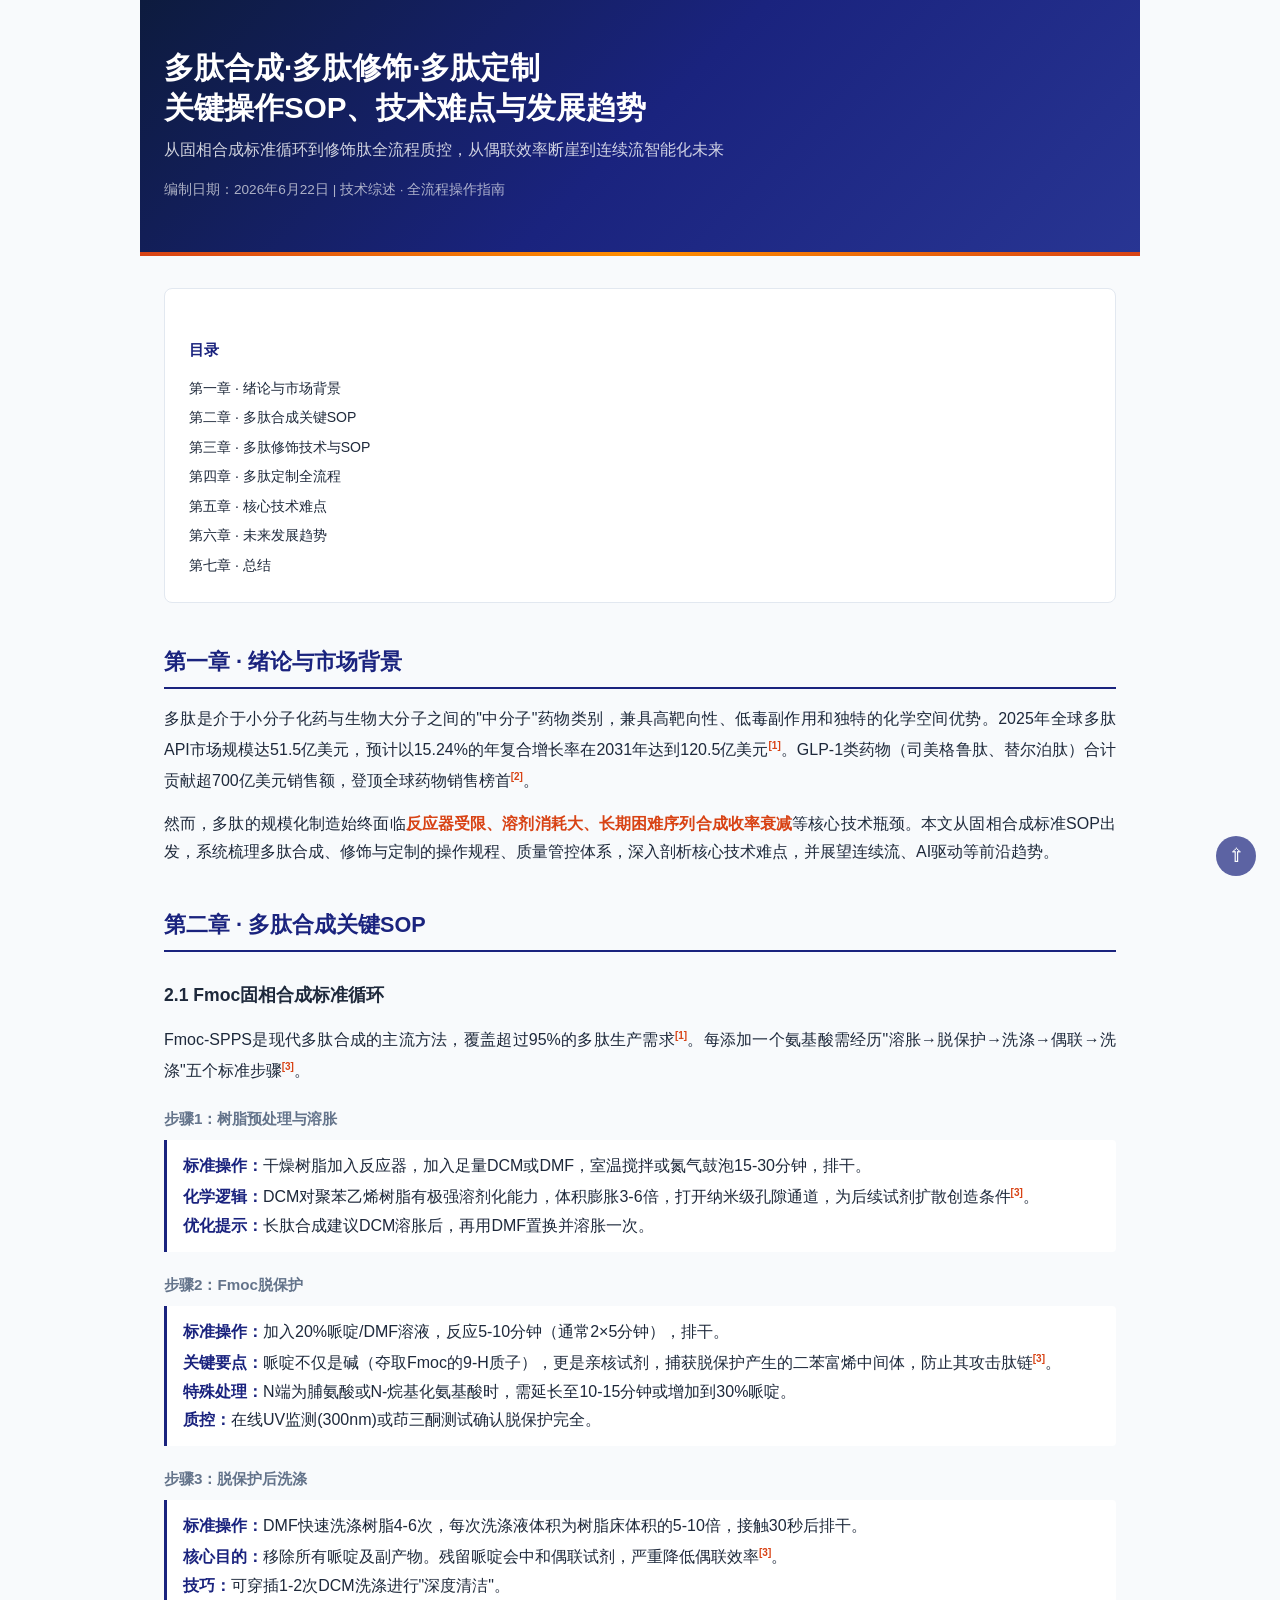
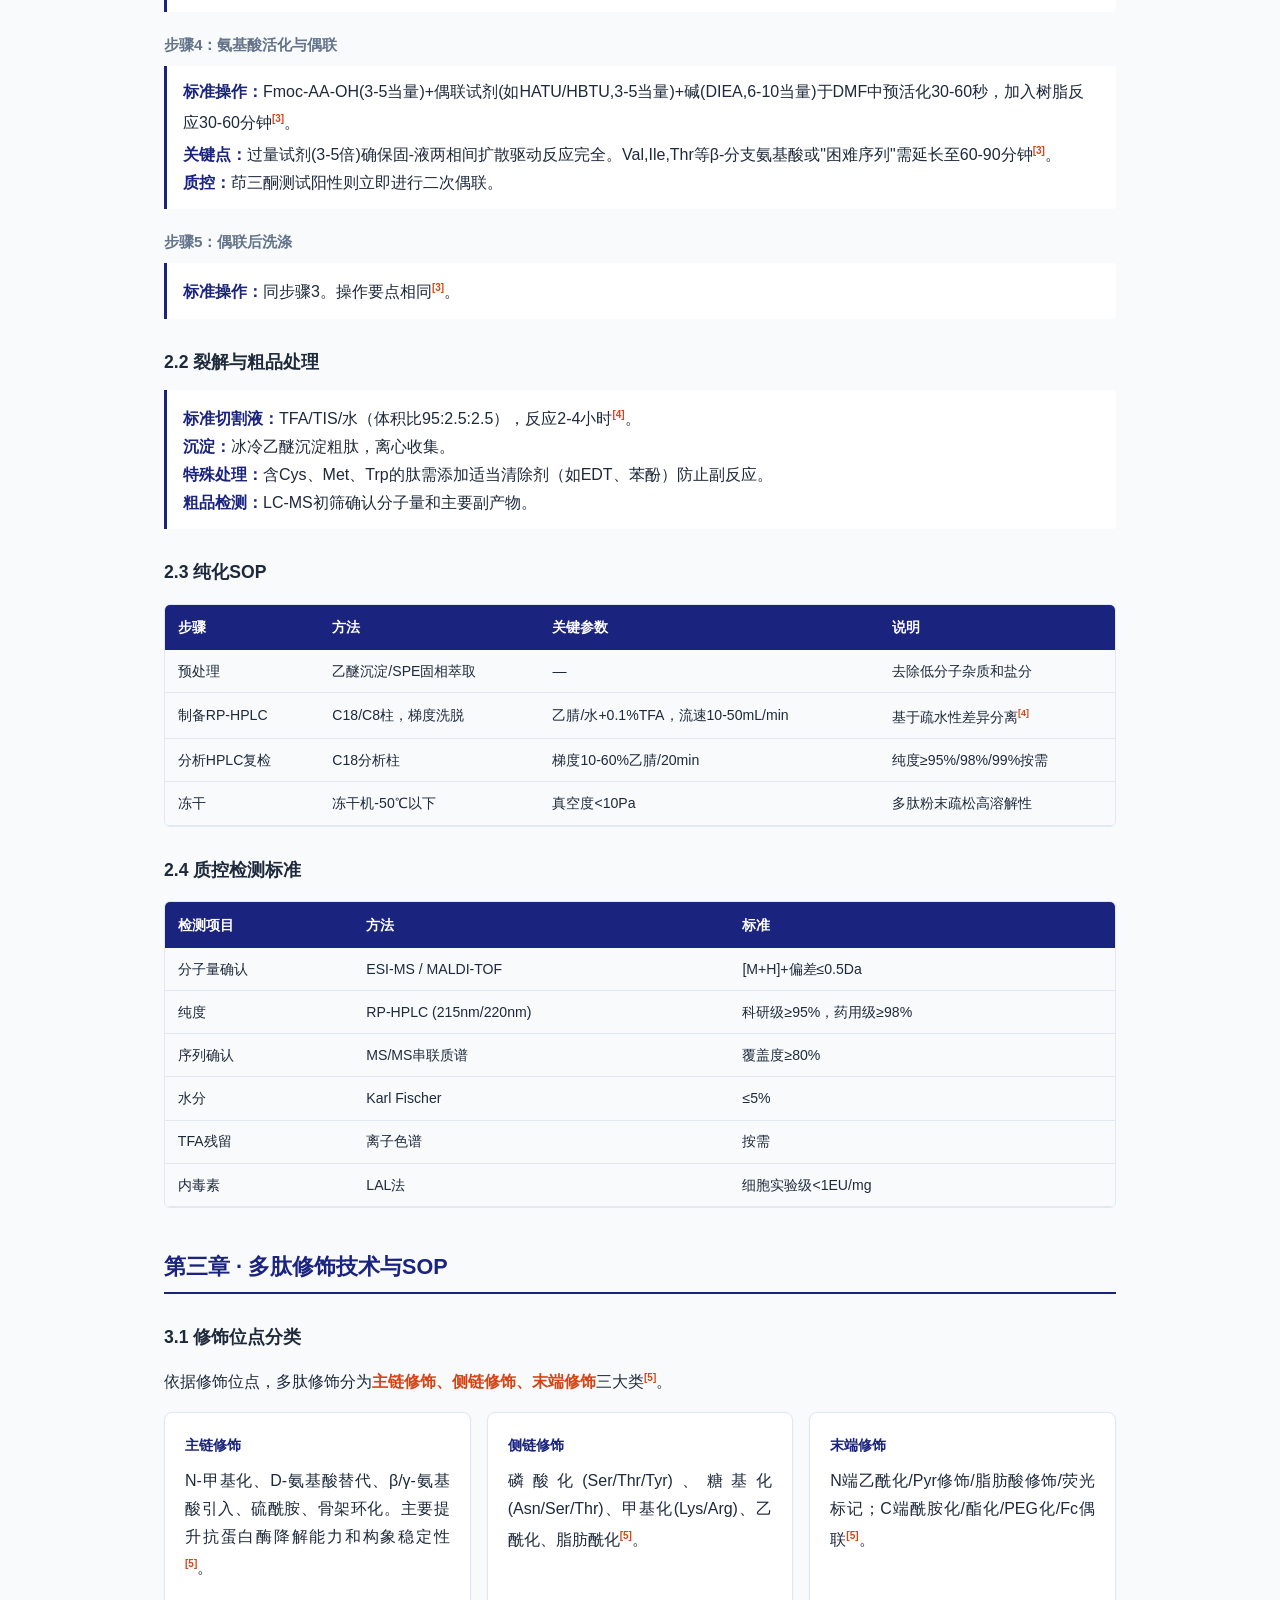
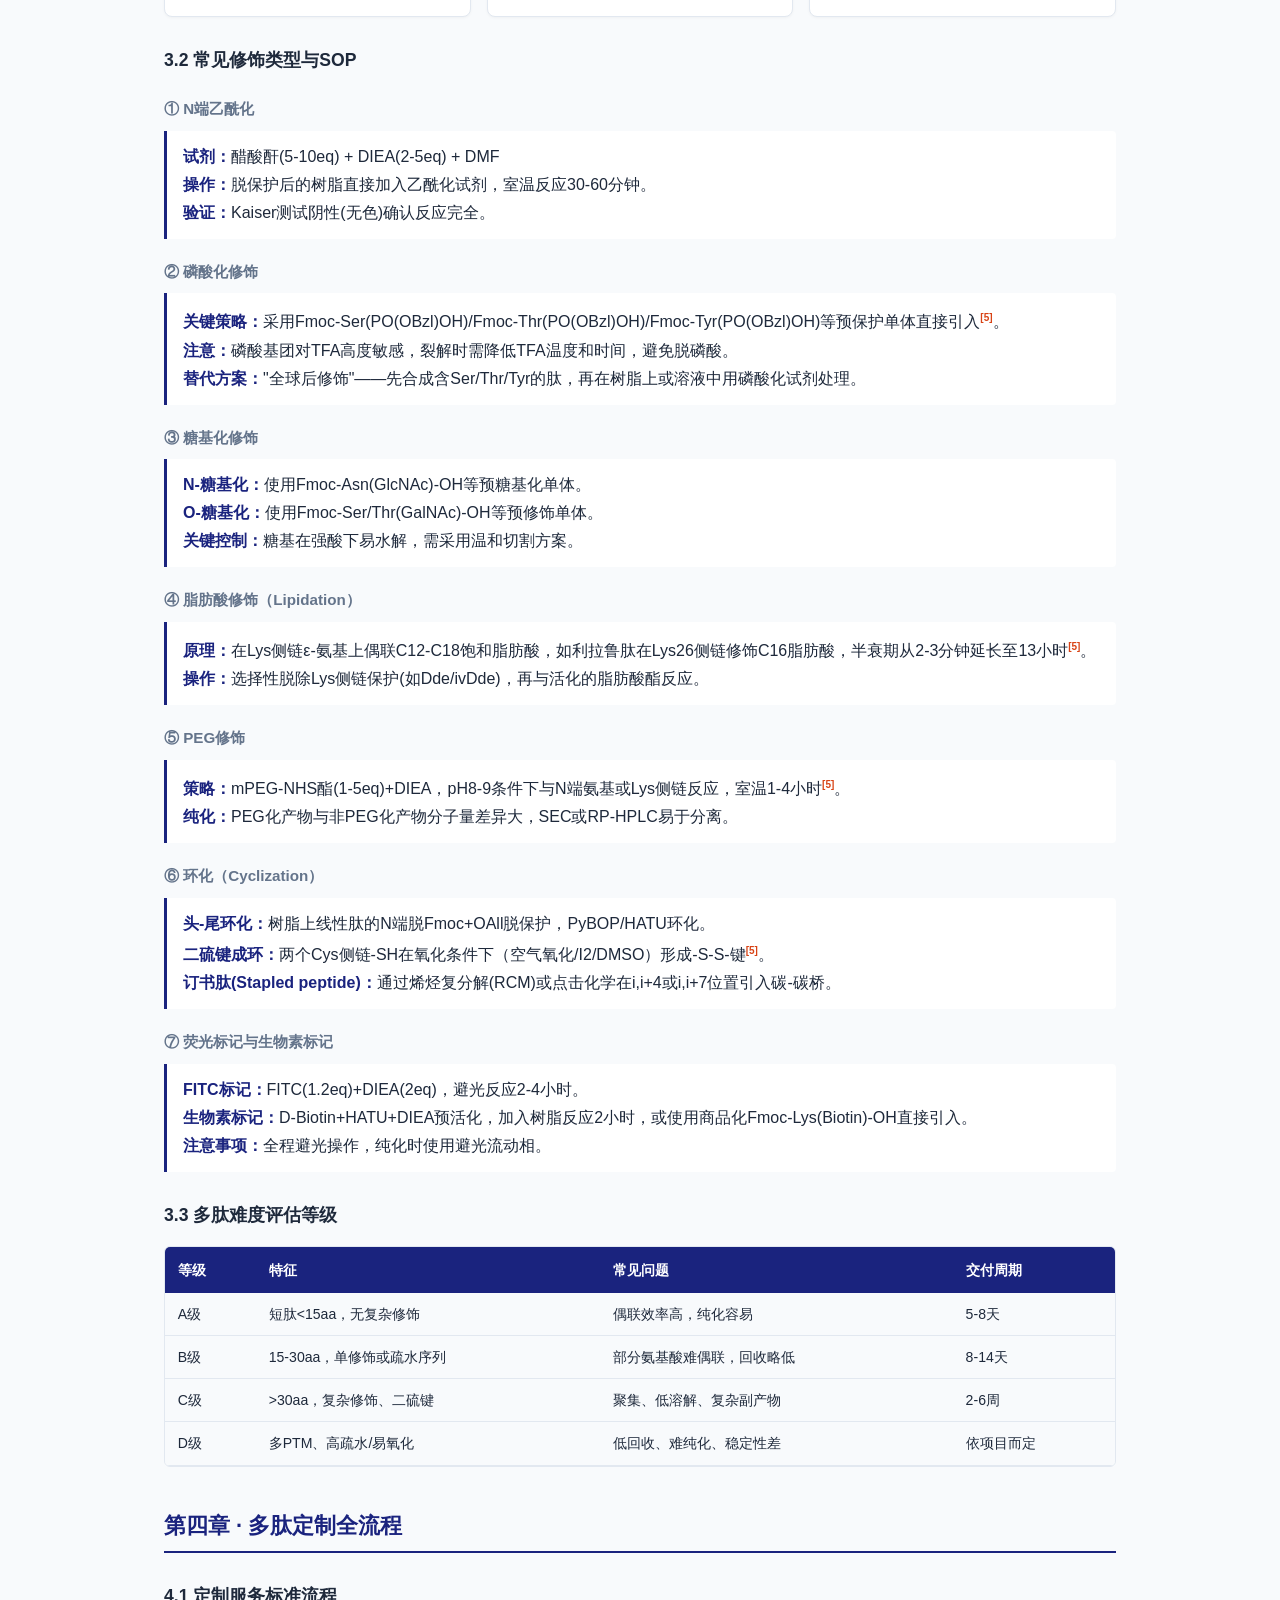
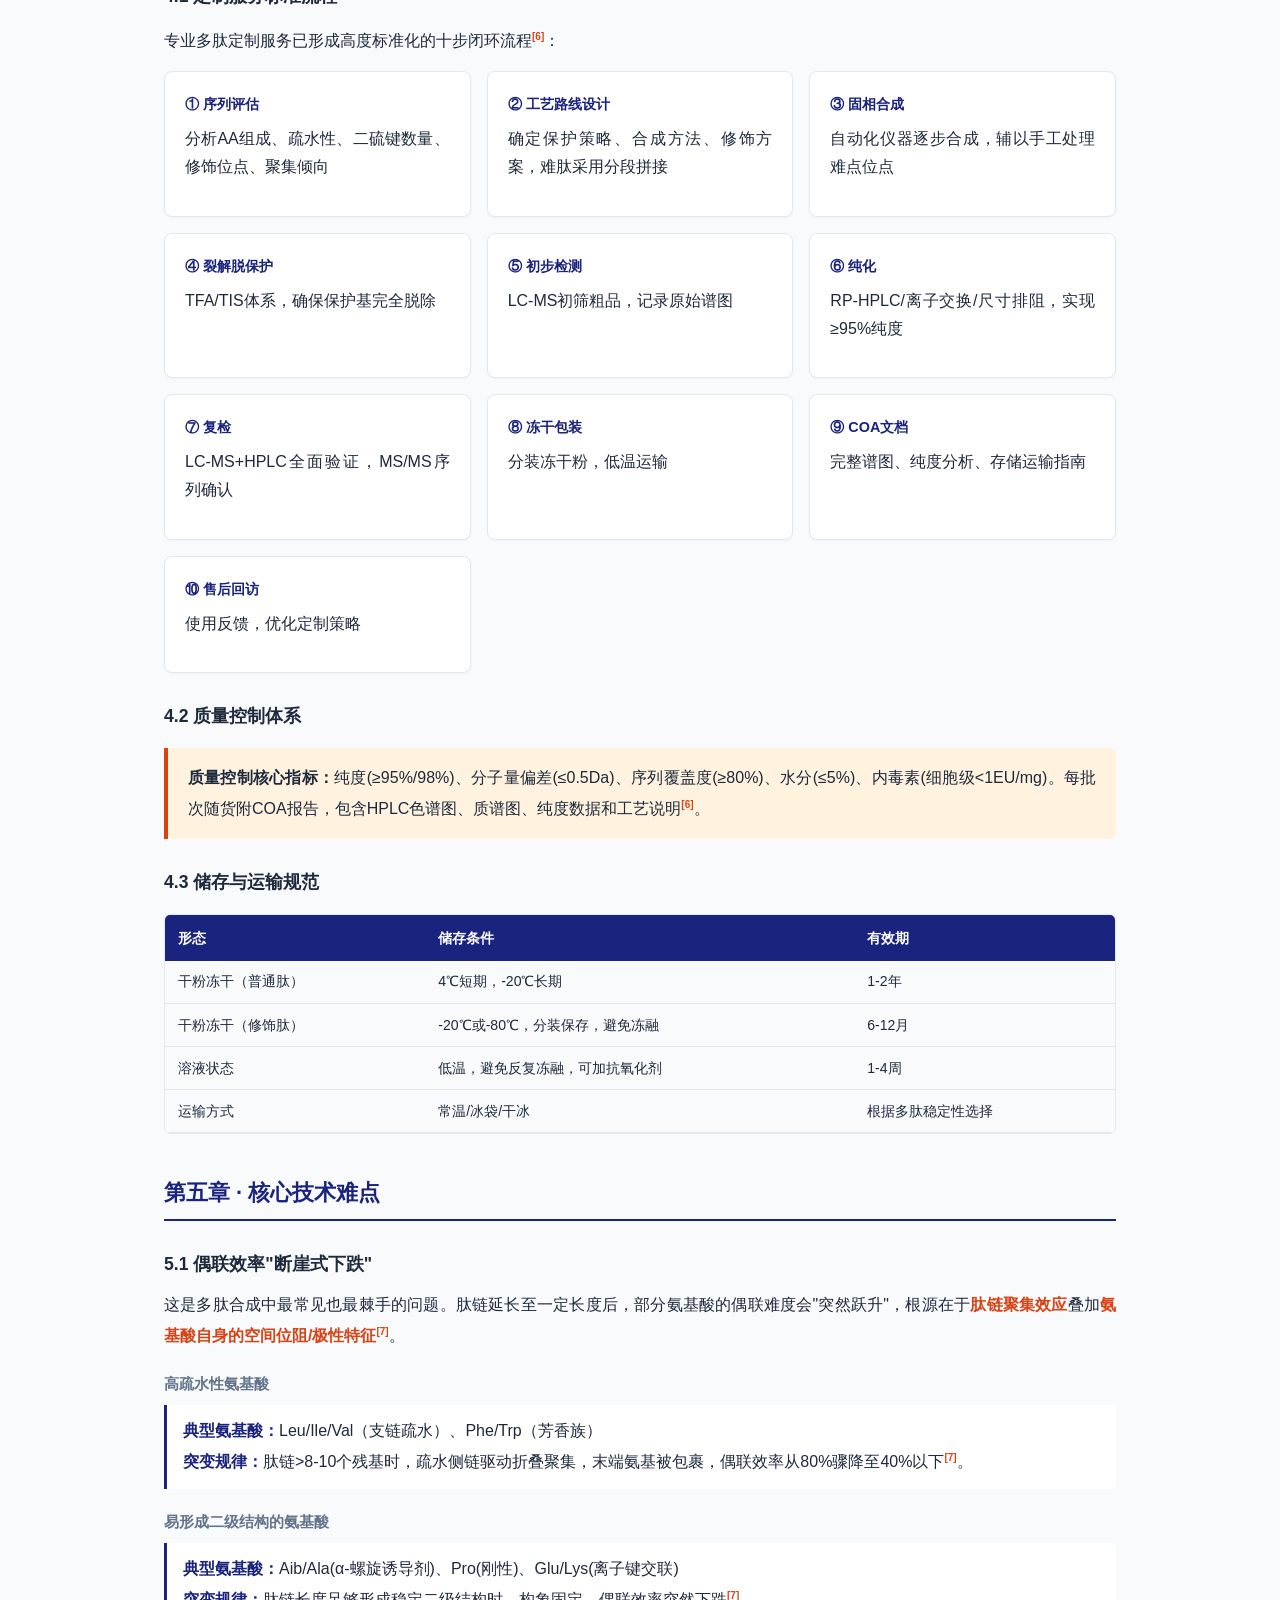
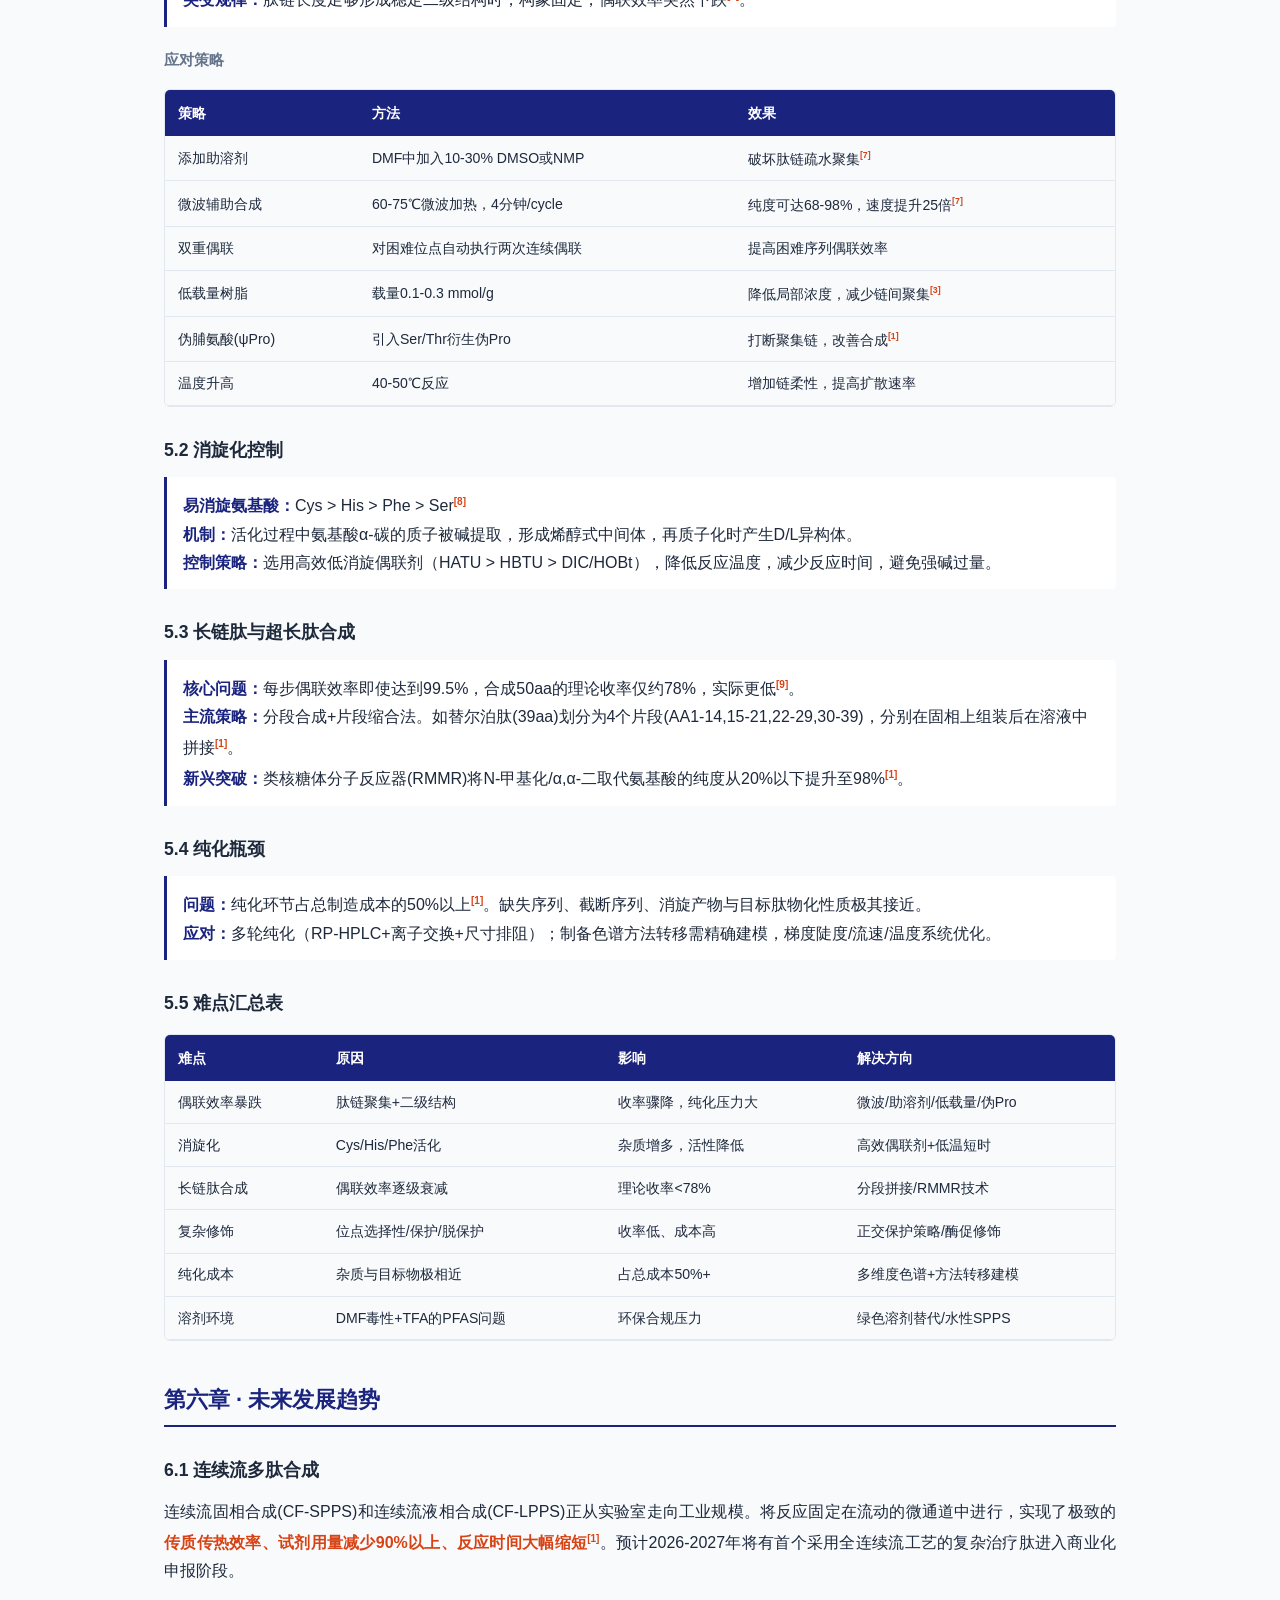
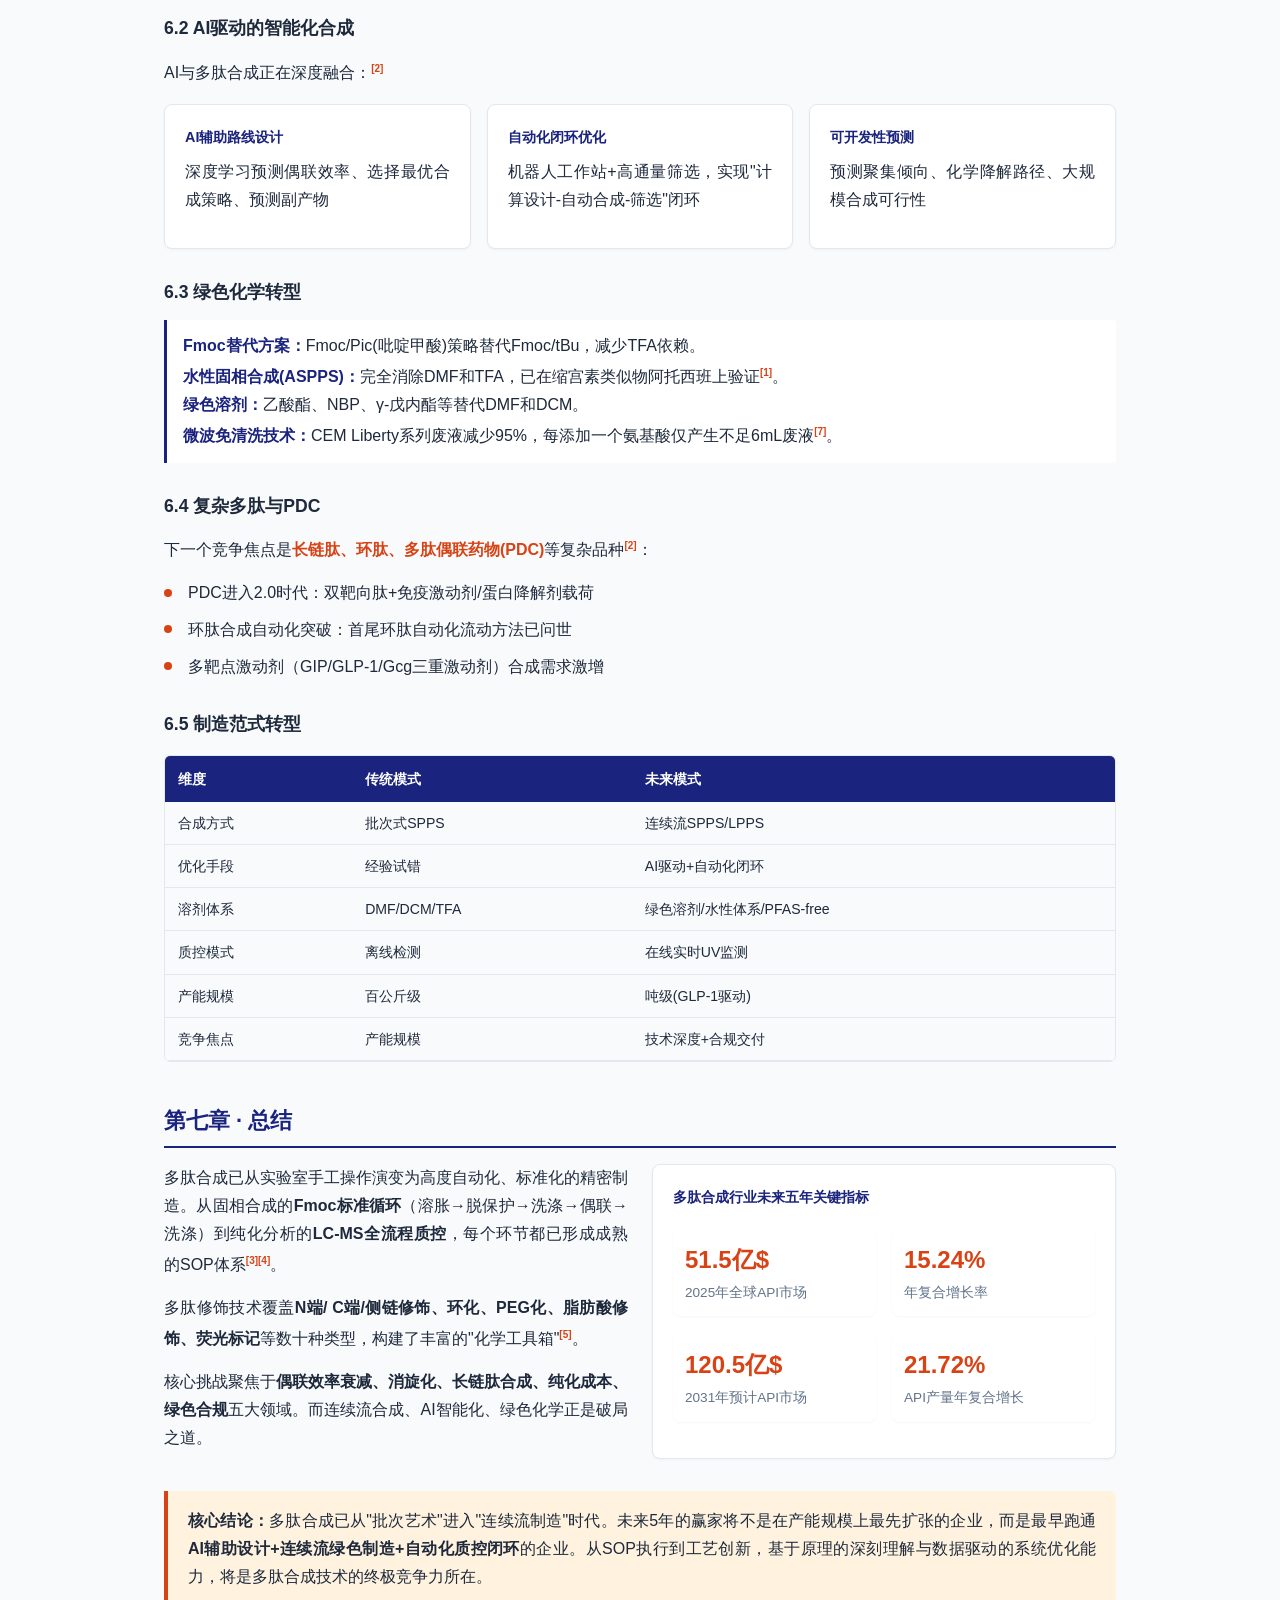
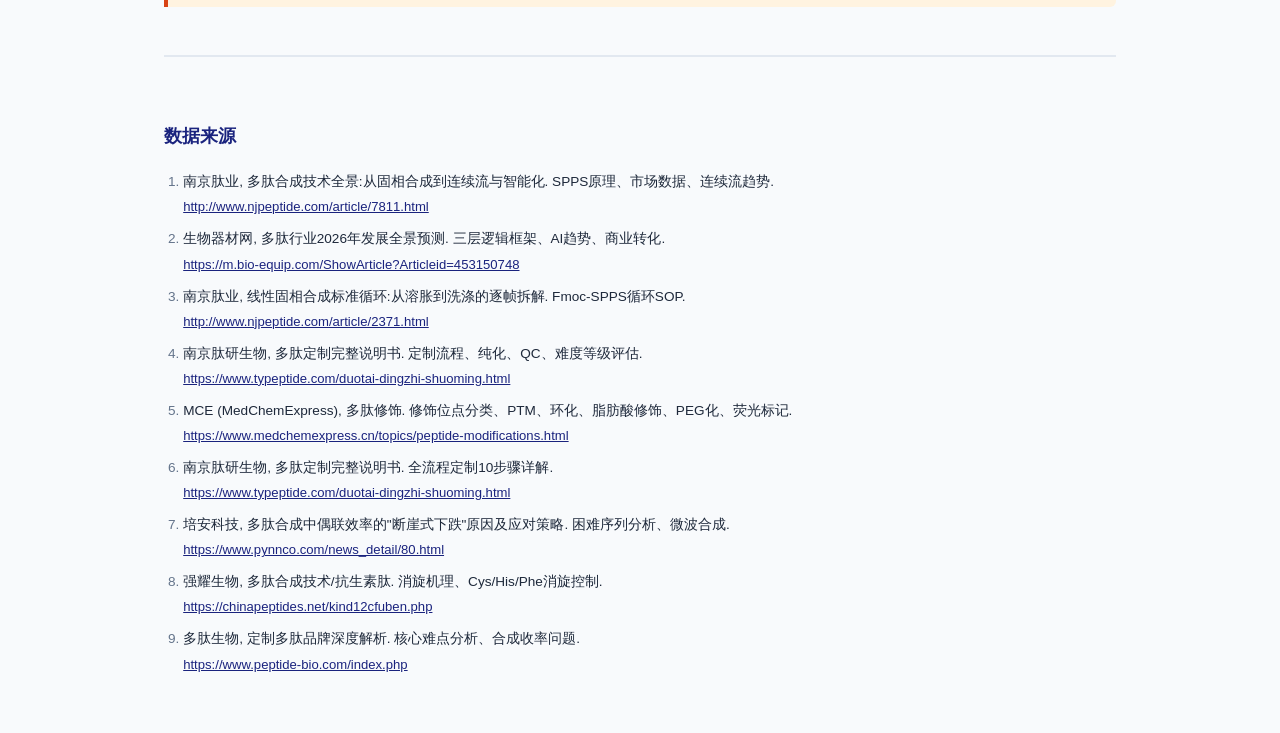
<file: .uploads/6103a187-3008-4bc7-a773-4faf53e2ca9f_peptide_sop_technology_report.html>
<!-- Generated by Trae Work -->
<!DOCTYPE html>
<html lang="zh-CN">
<head>
  <meta charset="UTF-8">
  <meta name="viewport" content="width=device-width, initial-scale=1.0">
  <title>多肽合成/修饰/定制 — 关键SOP、技术难点与发展趋势</title>
  <style>
    :root {
      --bg: #f8fafc;
      --bg2: #ffffff;
      --ink: #1e293b;
      --muted: #64748b;
      --rule: #e2e8f0;
      --accent: #1a237e;
      --accent2: #d84315;
      --font: 'PingFang SC', 'Microsoft YaHei', 'Noto Sans SC', sans-serif;
      --font-mono: 'SF Mono', 'Courier New', monospace;
      --max: 1000px;
    }
    *, *::before, *::after { box-sizing: border-box; margin: 0; padding: 0; }
    html { font-size: 16px; scroll-behavior: smooth; }
    body {
      font-family: var(--font);
      color: var(--ink);
      background: var(--bg);
      line-height: 1.75;
    }
    article.page {
      max-width: var(--max);
      margin: 0 auto;
      padding: 0 1.5rem 3rem;
    }
    .report-header {
      background: linear-gradient(135deg, #0d1b3e 0%, #1a237e 50%, #283593 100%);
      color: #fff;
      padding: 3rem 1.5rem 2.5rem;
      margin: 0 -1.5rem 2rem;
      position: relative;
      overflow: hidden;
    }
    .report-header::after {
      content: '';
      position: absolute;
      bottom: 0; left: 0; right: 0;
      height: 4px;
      background: linear-gradient(90deg, #d84315, #ff8f00, #d84315);
    }
    .report-header h1 {
      font-size: 1.85rem;
      font-weight: 700;
      line-height: 1.35;
      margin-bottom: 0.5rem;
      position: relative;
      z-index: 1;
    }
    .report-header .subtitle {
      font-size: 1rem;
      opacity: 0.8;
      font-weight: 400;
      position: relative;
      z-index: 1;
    }
    .report-header .meta {
      font-size: 0.85rem;
      opacity: 0.65;
      margin-top: 0.75rem;
      position: relative;
      z-index: 1;
    }
    .toc {
      background: var(--bg2);
      border: 1px solid var(--rule);
      border-radius: 8px;
      padding: 1.25rem 1.5rem;
      margin-bottom: 2rem;
    }
    .toc h3 {
      font-size: 0.95rem;
      color: var(--accent);
      margin-bottom: 0.75rem;
      font-weight: 700;
    }
    .toc ul { list-style: none; }
    .toc li { font-size: 0.88rem; margin-bottom: 0.3rem; }
    .toc a { color: var(--ink); text-decoration: none; }
    .toc a:hover { color: var(--accent2); text-decoration: underline; }

    h2 {
      font-size: 1.35rem;
      font-weight: 700;
      color: var(--accent);
      margin: 2.5rem 0 1rem;
      padding-bottom: 0.4rem;
      border-bottom: 2px solid var(--accent);
    }
    h3 {
      font-size: 1.1rem;
      font-weight: 700;
      color: var(--ink);
      margin: 1.75rem 0 0.75rem;
    }
    h4 {
      font-size: 0.95rem;
      font-weight: 700;
      color: var(--muted);
      margin: 1.25rem 0 0.5rem;
    }
    p { margin-bottom: 0.9rem; text-align: justify; }
    mark.key { background: none; color: var(--accent2); font-weight: 700; }

    .card {
      background: var(--bg2);
      border: 1px solid var(--rule);
      border-radius: 8px;
      padding: 1.25rem;
      margin-bottom: 1rem;
      box-shadow: 0 1px 3px rgba(0,0,0,0.04);
    }
    .card-grid {
      display: grid;
      grid-template-columns: repeat(auto-fit, minmax(240px, 1fr));
      gap: 1rem;
      margin: 1rem 0;
    }
    .card-grid .card { margin-bottom: 0; }
    .card h4 { margin-top: 0; color: var(--accent); font-size: 0.9rem; }

    .table-wrap {
      overflow-x: auto;
      overflow-y: auto;
      max-height: 650px;
      margin: 1rem 0;
      border: 1px solid var(--rule);
      border-radius: 6px;
    }
    table {
      width: 100%;
      border-collapse: collapse;
      font-size: 0.88rem;
      min-width: 620px;
    }
    thead th {
      background: var(--accent);
      color: #fff;
      font-weight: 600;
      text-align: left;
      padding: 0.65rem 0.8rem;
      white-space: nowrap;
    }
    tbody td {
      padding: 0.55rem 0.8rem;
      border-bottom: 1px solid var(--rule);
    }
    tbody tr:nth-child(even) { background: #f8fafc; }
    tbody tr:hover { background: #eef2ff; }
    .highlight-row { background: #fff3e0 !important; font-weight: 600; }
    .text-right { text-align: right; }
    .text-center { text-align: center; }

    .callout {
      border-left: 4px solid var(--accent2);
      background: #fff3e0;
      padding: 1rem 1.25rem;
      margin: 1rem 0;
      border-radius: 0 6px 6px 0;
    }
    .callout p { margin-bottom: 0; }

    .phase-list { list-style: none; padding: 0; }
    .phase-list li {
      position: relative;
      padding-left: 1.5rem;
      margin-bottom: 0.55rem;
    }
    .phase-list li::before {
      content: '';
      position: absolute;
      left: 0;
      top: 0.6rem;
      width: 8px;
      height: 8px;
      background: var(--accent2);
      border-radius: 50%;
    }
    .sop-step {
      background: var(--bg2);
      border-left: 3px solid var(--accent);
      padding: 0.75rem 1rem;
      margin: 0.5rem 0;
      border-radius: 0 4px 4px 0;
    }
    .sop-step strong { color: var(--accent); }

    sup a {
      color: var(--accent2);
      text-decoration: none;
      font-size: 0.75em;
      font-weight: 600;
    }
    sup a:hover { text-decoration: underline; }

    footer {
      margin-top: 3rem;
      padding-top: 1.5rem;
      border-top: 2px solid var(--rule);
    }
    footer .sources h2 {
      font-size: 1.1rem;
      border-bottom: none;
      margin-bottom: 0.75rem;
    }
    footer .sources ol {
      padding-left: 1.2rem;
      font-size: 0.85rem;
      color: var(--muted);
    }
    footer .sources li {
      margin-bottom: 0.5rem;
      overflow-wrap: break-word;
      word-break: break-all;
    }
    footer .sources .src-title {
      color: var(--ink);
      word-break: normal;
    }
    footer .sources .src-url {
      display: block;
      margin-top: 0.15rem;
      font-size: 0.82rem;
      color: var(--accent);
      word-break: break-all;
    }
    .back-to-top {
      position: fixed;
      bottom: 1.5rem;
      right: 1.5rem;
      background: var(--accent);
      color: #fff;
      width: 40px; height: 40px;
      border-radius: 50%;
      display: flex;
      align-items: center;
      justify-content: center;
      text-decoration: none;
      font-size: 1.2rem;
      opacity: 0.7;
      transition: opacity 0.2s;
    }
    .back-to-top:hover { opacity: 1; }

    .two-col {
      display: grid;
      grid-template-columns: 1fr 1fr;
      gap: 1.5rem;
      margin: 1rem 0;
    }
    @media (max-width: 700px) {
      .two-col { grid-template-columns: 1fr; }
    }
    @media (max-width: 600px) {
      .report-header h1 { font-size: 1.4rem; }
      .card-grid { grid-template-columns: 1fr; }
    }
  </style>
</head>
<body>
<article class="page">

<div class="report-header">
  <h1>多肽合成·多肽修饰·多肽定制<br>关键操作SOP、技术难点与发展趋势</h1>
  <p class="subtitle">从固相合成标准循环到修饰肽全流程质控，从偶联效率断崖到连续流智能化未来</p>
  <p class="meta">编制日期：2026年6月22日 | 技术综述 · 全流程操作指南</p>
</div>

<nav class="toc">
  <h3>目录</h3>
  <ul>
    <li><a href="#sec-intro">第一章 · 绪论与市场背景</a></li>
    <li><a href="#sec-sop-synthesis">第二章 · 多肽合成关键SOP</a></li>
    <li><a href="#sec-sop-modify">第三章 · 多肽修饰技术与SOP</a></li>
    <li><a href="#sec-sop-custom">第四章 · 多肽定制全流程</a></li>
    <li><a href="#sec-difficulty">第五章 · 核心技术难点</a></li>
    <li><a href="#sec-trend">第六章 · 未来发展趋势</a></li>
    <li><a href="#sec-summary">第七章 · 总结</a></li>
  </ul>
</nav>

<section id="sec-intro">
  <h2>第一章 · 绪论与市场背景</h2>
  <p>多肽是介于小分子化药与生物大分子之间的"中分子"药物类别，兼具高靶向性、低毒副作用和独特的化学空间优势。2025年全球多肽API市场规模达51.5亿美元，预计以15.24%的年复合增长率在2031年达到120.5亿美元<sup><a href="#cite-1">[1]</a></sup>。GLP-1类药物（司美格鲁肽、替尔泊肽）合计贡献超700亿美元销售额，登顶全球药物销售榜首<sup><a href="#cite-2">[2]</a></sup>。</p>
  <p>然而，多肽的规模化制造始终面临<mark class="key">反应器受限、溶剂消耗大、长期困难序列合成收率衰减</mark>等核心技术瓶颈。本文从固相合成标准SOP出发，系统梳理多肽合成、修饰与定制的操作规程、质量管控体系，深入剖析核心技术难点，并展望连续流、AI驱动等前沿趋势。</p>
</section>

<section id="sec-sop-synthesis">
  <h2>第二章 · 多肽合成关键SOP</h2>

  <h3>2.1 Fmoc固相合成标准循环</h3>
  <p>Fmoc-SPPS是现代多肽合成的主流方法，覆盖超过95%的多肽生产需求<sup><a href="#cite-1">[1]</a></sup>。每添加一个氨基酸需经历"溶胀→脱保护→洗涤→偶联→洗涤"五个标准步骤<sup><a href="#cite-3">[3]</a></sup>。</p>

  <h4>步骤1：树脂预处理与溶胀</h4>
  <div class="sop-step">
    <strong>标准操作：</strong>干燥树脂加入反应器，加入足量DCM或DMF，室温搅拌或氮气鼓泡15-30分钟，排干。<br>
    <strong>化学逻辑：</strong>DCM对聚苯乙烯树脂有极强溶剂化能力，体积膨胀3-6倍，打开纳米级孔隙通道，为后续试剂扩散创造条件<sup><a href="#cite-3">[3]</a></sup>。<br>
    <strong>优化提示：</strong>长肽合成建议DCM溶胀后，再用DMF置换并溶胀一次。
  </div>

  <h4>步骤2：Fmoc脱保护</h4>
  <div class="sop-step">
    <strong>标准操作：</strong>加入20%哌啶/DMF溶液，反应5-10分钟（通常2×5分钟），排干。<br>
    <strong>关键要点：</strong>哌啶不仅是碱（夺取Fmoc的9-H质子），更是亲核试剂，捕获脱保护产生的二苯富烯中间体，防止其攻击肽链<sup><a href="#cite-3">[3]</a></sup>。<br>
    <strong>特殊处理：</strong>N端为脯氨酸或N-烷基化氨基酸时，需延长至10-15分钟或增加到30%哌啶。<br>
    <strong>质控：</strong>在线UV监测(300nm)或茚三酮测试确认脱保护完全。
  </div>

  <h4>步骤3：脱保护后洗涤</h4>
  <div class="sop-step">
    <strong>标准操作：</strong>DMF快速洗涤树脂4-6次，每次洗涤液体积为树脂床体积的5-10倍，接触30秒后排干。<br>
    <strong>核心目的：</strong>移除所有哌啶及副产物。残留哌啶会中和偶联试剂，严重降低偶联效率<sup><a href="#cite-3">[3]</a></sup>。<br>
    <strong>技巧：</strong>可穿插1-2次DCM洗涤进行"深度清洁"。
  </div>

  <h4>步骤4：氨基酸活化与偶联</h4>
  <div class="sop-step">
    <strong>标准操作：</strong>Fmoc-AA-OH(3-5当量)+偶联试剂(如HATU/HBTU,3-5当量)+碱(DIEA,6-10当量)于DMF中预活化30-60秒，加入树脂反应30-60分钟<sup><a href="#cite-3">[3]</a></sup>。<br>
    <strong>关键点：</strong>过量试剂(3-5倍)确保固-液两相间扩散驱动反应完全。Val,Ile,Thr等β-分支氨基酸或"困难序列"需延长至60-90分钟<sup><a href="#cite-3">[3]</a></sup>。<br>
    <strong>质控：</strong>茚三酮测试阳性则立即进行二次偶联。
  </div>

  <h4>步骤5：偶联后洗涤</h4>
  <div class="sop-step">
    <strong>标准操作：</strong>同步骤3。操作要点相同<sup><a href="#cite-3">[3]</a></sup>。
  </div>

  <h3>2.2 裂解与粗品处理</h3>
  <div class="sop-step">
    <strong>标准切割液：</strong>TFA/TIS/水（体积比95:2.5:2.5），反应2-4小时<sup><a href="#cite-4">[4]</a></sup>。<br>
    <strong>沉淀：</strong>冰冷乙醚沉淀粗肽，离心收集。<br>
    <strong>特殊处理：</strong>含Cys、Met、Trp的肽需添加适当清除剂（如EDT、苯酚）防止副反应。<br>
    <strong>粗品检测：</strong>LC-MS初筛确认分子量和主要副产物。
  </div>

  <h3>2.3 纯化SOP</h3>
  <div class="table-wrap">
    <table>
      <thead>
        <tr><th>步骤</th><th>方法</th><th>关键参数</th><th>说明</th></tr>
      </thead>
      <tbody>
        <tr><td>预处理</td><td>乙醚沉淀/SPE固相萃取</td><td>—</td><td>去除低分子杂质和盐分</td></tr>
        <tr><td>制备RP-HPLC</td><td>C18/C8柱，梯度洗脱</td><td>乙腈/水+0.1%TFA，流速10-50mL/min</td><td>基于疏水性差异分离<sup><a href="#cite-4">[4]</a></sup></td></tr>
        <tr><td>分析HPLC复检</td><td>C18分析柱</td><td>梯度10-60%乙腈/20min</td><td>纯度≥95%/98%/99%按需</td></tr>
        <tr><td>冻干</td><td>冻干机-50℃以下</td><td>真空度&lt;10Pa</td><td>多肽粉末疏松高溶解性</td></tr>
      </tbody>
    </table>
  </div>

  <h3>2.4 质控检测标准</h3>
  <div class="table-wrap">
    <table>
      <thead>
        <tr><th>检测项目</th><th>方法</th><th>标准</th></tr>
      </thead>
      <tbody>
        <tr><td>分子量确认</td><td>ESI-MS / MALDI-TOF</td><td>[M+H]+偏差≤0.5Da</td></tr>
        <tr><td>纯度</td><td>RP-HPLC (215nm/220nm)</td><td>科研级≥95%，药用级≥98%</td></tr>
        <tr><td>序列确认</td><td>MS/MS串联质谱</td><td>覆盖度≥80%</td></tr>
        <tr><td>水分</td><td>Karl Fischer</td><td>≤5%</td></tr>
        <tr><td>TFA残留</td><td>离子色谱</td><td>按需</td></tr>
        <tr><td>内毒素</td><td>LAL法</td><td>细胞实验级&lt;1EU/mg</td></tr>
      </tbody>
    </table>
  </div>
</section>

<section id="sec-sop-modify">
  <h2>第三章 · 多肽修饰技术与SOP</h2>

  <h3>3.1 修饰位点分类</h3>
  <p>依据修饰位点，多肽修饰分为<mark class="key">主链修饰、侧链修饰、末端修饰</mark>三大类<sup><a href="#cite-5">[5]</a></sup>。</p>

  <div class="card-grid">
    <div class="card">
      <h4>主链修饰</h4>
      <p>N-甲基化、D-氨基酸替代、β/γ-氨基酸引入、硫酰胺、骨架环化。主要提升抗蛋白酶降解能力和构象稳定性<sup><a href="#cite-5">[5]</a></sup>。</p>
    </div>
    <div class="card">
      <h4>侧链修饰</h4>
      <p>磷酸化(Ser/Thr/Tyr)、糖基化(Asn/Ser/Thr)、甲基化(Lys/Arg)、乙酰化、脂肪酰化<sup><a href="#cite-5">[5]</a></sup>。</p>
    </div>
    <div class="card">
      <h4>末端修饰</h4>
      <p>N端乙酰化/Pyr修饰/脂肪酸修饰/荧光标记；C端酰胺化/酯化/PEG化/Fc偶联<sup><a href="#cite-5">[5]</a></sup>。</p>
    </div>
  </div>

  <h3>3.2 常见修饰类型与SOP</h3>

  <h4>① N端乙酰化</h4>
  <div class="sop-step">
    <strong>试剂：</strong>醋酸酐(5-10eq) + DIEA(2-5eq) + DMF<br>
    <strong>操作：</strong>脱保护后的树脂直接加入乙酰化试剂，室温反应30-60分钟。<br>
    <strong>验证：</strong>Kaiser测试阴性(无色)确认反应完全。
  </div>

  <h4>② 磷酸化修饰</h4>
  <div class="sop-step">
    <strong>关键策略：</strong>采用Fmoc-Ser(PO(OBzl)OH)/Fmoc-Thr(PO(OBzl)OH)/Fmoc-Tyr(PO(OBzl)OH)等预保护单体直接引入<sup><a href="#cite-5">[5]</a></sup>。<br>
    <strong>注意：</strong>磷酸基团对TFA高度敏感，裂解时需降低TFA温度和时间，避免脱磷酸。<br>
    <strong>替代方案：</strong>"全球后修饰"——先合成含Ser/Thr/Tyr的肽，再在树脂上或溶液中用磷酸化试剂处理。
  </div>

  <h4>③ 糖基化修饰</h4>
  <div class="sop-step">
    <strong>N-糖基化：</strong>使用Fmoc-Asn(GlcNAc)-OH等预糖基化单体。<br>
    <strong>O-糖基化：</strong>使用Fmoc-Ser/Thr(GalNAc)-OH等预修饰单体。<br>
    <strong>关键控制：</strong>糖基在强酸下易水解，需采用温和切割方案。
  </div>

  <h4>④ 脂肪酸修饰（Lipidation）</h4>
  <div class="sop-step">
    <strong>原理：</strong>在Lys侧链ε-氨基上偶联C12-C18饱和脂肪酸，如利拉鲁肽在Lys26侧链修饰C16脂肪酸，半衰期从2-3分钟延长至13小时<sup><a href="#cite-5">[5]</a></sup>。<br>
    <strong>操作：</strong>选择性脱除Lys侧链保护(如Dde/ivDde)，再与活化的脂肪酸酯反应。
  </div>

  <h4>⑤ PEG修饰</h4>
  <div class="sop-step">
    <strong>策略：</strong>mPEG-NHS酯(1-5eq)+DIEA，pH8-9条件下与N端氨基或Lys侧链反应，室温1-4小时<sup><a href="#cite-5">[5]</a></sup>。<br>
    <strong>纯化：</strong>PEG化产物与非PEG化产物分子量差异大，SEC或RP-HPLC易于分离。
  </div>

  <h4>⑥ 环化（Cyclization）</h4>
  <div class="sop-step">
    <strong>头-尾环化：</strong>树脂上线性肽的N端脱Fmoc+OAll脱保护，PyBOP/HATU环化。<br>
    <strong>二硫键成环：</strong>两个Cys侧链-SH在氧化条件下（空气氧化/I2/DMSO）形成-S-S-键<sup><a href="#cite-5">[5]</a></sup>。<br>
    <strong>订书肽(Stapled peptide)：</strong>通过烯烃复分解(RCM)或点击化学在i,i+4或i,i+7位置引入碳-碳桥。
  </div>

  <h4>⑦ 荧光标记与生物素标记</h4>
  <div class="sop-step">
    <strong>FITC标记：</strong>FITC(1.2eq)+DIEA(2eq)，避光反应2-4小时。<br>
    <strong>生物素标记：</strong>D-Biotin+HATU+DIEA预活化，加入树脂反应2小时，或使用商品化Fmoc-Lys(Biotin)-OH直接引入。<br>
    <strong>注意事项：</strong>全程避光操作，纯化时使用避光流动相。
  </div>

  <h3>3.3 多肽难度评估等级</h3>
  <div class="table-wrap">
    <table>
      <thead>
        <tr><th>等级</th><th>特征</th><th>常见问题</th><th>交付周期</th></tr>
      </thead>
      <tbody>
        <tr><td>A级</td><td>短肽&lt;15aa，无复杂修饰</td><td>偶联效率高，纯化容易</td><td>5-8天</td></tr>
        <tr><td>B级</td><td>15-30aa，单修饰或疏水序列</td><td>部分氨基酸难偶联，回收略低</td><td>8-14天</td></tr>
        <tr><td>C级</td><td>&gt;30aa，复杂修饰、二硫键</td><td>聚集、低溶解、复杂副产物</td><td>2-6周</td></tr>
        <tr><td>D级</td><td>多PTM、高疏水/易氧化</td><td>低回收、难纯化、稳定性差</td><td>依项目而定</td></tr>
      </tbody>
    </table>
  </div>
</section>

<section id="sec-sop-custom">
  <h2>第四章 · 多肽定制全流程</h2>

  <h3>4.1 定制服务标准流程</h3>
  <p>专业多肽定制服务已形成高度标准化的十步闭环流程<sup><a href="#cite-6">[6]</a></sup>：</p>

  <div class="card-grid">
    <div class="card">
      <h4>① 序列评估</h4>
      <p>分析AA组成、疏水性、二硫键数量、修饰位点、聚集倾向</p>
    </div>
    <div class="card">
      <h4>② 工艺路线设计</h4>
      <p>确定保护策略、合成方法、修饰方案，难肽采用分段拼接</p>
    </div>
    <div class="card">
      <h4>③ 固相合成</h4>
      <p>自动化仪器逐步合成，辅以手工处理难点位点</p>
    </div>
    <div class="card">
      <h4>④ 裂解脱保护</h4>
      <p>TFA/TIS体系，确保保护基完全脱除</p>
    </div>
    <div class="card">
      <h4>⑤ 初步检测</h4>
      <p>LC-MS初筛粗品，记录原始谱图</p>
    </div>
    <div class="card">
      <h4>⑥ 纯化</h4>
      <p>RP-HPLC/离子交换/尺寸排阻，实现≥95%纯度</p>
    </div>
    <div class="card">
      <h4>⑦ 复检</h4>
      <p>LC-MS+HPLC全面验证，MS/MS序列确认</p>
    </div>
    <div class="card">
      <h4>⑧ 冻干包装</h4>
      <p>分装冻干粉，低温运输</p>
    </div>
    <div class="card">
      <h4>⑨ COA文档</h4>
      <p>完整谱图、纯度分析、存储运输指南</p>
    </div>
    <div class="card">
      <h4>⑩ 售后回访</h4>
      <p>使用反馈，优化定制策略</p>
    </div>
  </div>

  <h3>4.2 质量控制体系</h3>
  <div class="callout">
    <p><strong>质量控制核心指标：</strong>纯度(≥95%/98%)、分子量偏差(≤0.5Da)、序列覆盖度(≥80%)、水分(≤5%)、内毒素(细胞级&lt;1EU/mg)。每批次随货附COA报告，包含HPLC色谱图、质谱图、纯度数据和工艺说明<sup><a href="#cite-6">[6]</a></sup>。</p>
  </div>

  <h3>4.3 储存与运输规范</h3>
  <div class="table-wrap">
    <table>
      <thead>
        <tr><th>形态</th><th>储存条件</th><th>有效期</th></tr>
      </thead>
      <tbody>
        <tr><td>干粉冻干（普通肽）</td><td>4℃短期，-20℃长期</td><td>1-2年</td></tr>
        <tr><td>干粉冻干（修饰肽）</td><td>-20℃或-80℃，分装保存，避免冻融</td><td>6-12月</td></tr>
        <tr><td>溶液状态</td><td>低温，避免反复冻融，可加抗氧化剂</td><td>1-4周</td></tr>
        <tr><td>运输方式</td><td>常温/冰袋/干冰</td><td>根据多肽稳定性选择</td></tr>
      </tbody>
    </table>
  </div>
</section>

<section id="sec-difficulty">
  <h2>第五章 · 核心技术难点</h2>

  <h3>5.1 偶联效率"断崖式下跌"</h3>
  <p>这是多肽合成中最常见也最棘手的问题。肽链延长至一定长度后，部分氨基酸的偶联难度会"突然跃升"，根源在于<mark class="key">肽链聚集效应</mark>叠加<mark class="key">氨基酸自身的空间位阻/极性特征</mark><sup><a href="#cite-7">[7]</a></sup>。</p>

  <h4>高疏水性氨基酸</h4>
  <div class="sop-step">
    <strong>典型氨基酸：</strong>Leu/Ile/Val（支链疏水）、Phe/Trp（芳香族）<br>
    <strong>突变规律：</strong>肽链&gt;8-10个残基时，疏水侧链驱动折叠聚集，末端氨基被包裹，偶联效率从80%骤降至40%以下<sup><a href="#cite-7">[7]</a></sup>。
  </div>
  <h4>易形成二级结构的氨基酸</h4>
  <div class="sop-step">
    <strong>典型氨基酸：</strong>Aib/Ala(α-螺旋诱导剂)、Pro(刚性)、Glu/Lys(离子键交联)<br>
    <strong>突变规律：</strong>肽链长度足够形成稳定二级结构时，构象固定，偶联效率突然下跌<sup><a href="#cite-7">[7]</a></sup>。
  </div>

  <h4>应对策略</h4>
  <div class="table-wrap">
    <table>
      <thead>
        <tr><th>策略</th><th>方法</th><th>效果</th></tr>
      </thead>
      <tbody>
        <tr><td>添加助溶剂</td><td>DMF中加入10-30% DMSO或NMP</td><td>破坏肽链疏水聚集<sup><a href="#cite-7">[7]</a></sup></td></tr>
        <tr><td>微波辅助合成</td><td>60-75℃微波加热，4分钟/cycle</td><td>纯度可达68-98%，速度提升25倍<sup><a href="#cite-7">[7]</a></sup></td></tr>
        <tr><td>双重偶联</td><td>对困难位点自动执行两次连续偶联</td><td>提高困难序列偶联效率</td></tr>
        <tr><td>低载量树脂</td><td>载量0.1-0.3 mmol/g</td><td>降低局部浓度，减少链间聚集<sup><a href="#cite-3">[3]</a></sup></td></tr>
        <tr><td>伪脯氨酸(ψPro)</td><td>引入Ser/Thr衍生伪Pro</td><td>打断聚集链，改善合成<sup><a href="#cite-1">[1]</a></sup></td></tr>
        <tr><td>温度升高</td><td>40-50℃反应</td><td>增加链柔性，提高扩散速率</td></tr>
      </tbody>
    </table>
  </div>

  <h3>5.2 消旋化控制</h3>
  <div class="sop-step">
    <strong>易消旋氨基酸：</strong>Cys > His > Phe > Ser<sup><a href="#cite-8">[8]</a></sup><br>
    <strong>机制：</strong>活化过程中氨基酸α-碳的质子被碱提取，形成烯醇式中间体，再质子化时产生D/L异构体。<br>
    <strong>控制策略：</strong>选用高效低消旋偶联剂（HATU > HBTU > DIC/HOBt），降低反应温度，减少反应时间，避免强碱过量。
  </div>

  <h3>5.3 长链肽与超长肽合成</h3>
  <div class="sop-step">
    <strong>核心问题：</strong>每步偶联效率即使达到99.5%，合成50aa的理论收率仅约78%，实际更低<sup><a href="#cite-9">[9]</a></sup>。<br>
    <strong>主流策略：</strong>分段合成+片段缩合法。如替尔泊肽(39aa)划分为4个片段(AA1-14,15-21,22-29,30-39)，分别在固相上组装后在溶液中拼接<sup><a href="#cite-1">[1]</a></sup>。<br>
    <strong>新兴突破：</strong>类核糖体分子反应器(RMMR)将N-甲基化/α,α-二取代氨基酸的纯度从20%以下提升至98%<sup><a href="#cite-1">[1]</a></sup>。
  </div>

  <h3>5.4 纯化瓶颈</h3>
  <div class="sop-step">
    <strong>问题：</strong>纯化环节占总制造成本的50%以上<sup><a href="#cite-1">[1]</a></sup>。缺失序列、截断序列、消旋产物与目标肽物化性质极其接近。<br>
    <strong>应对：</strong>多轮纯化（RP-HPLC+离子交换+尺寸排阻）；制备色谱方法转移需精确建模，梯度陡度/流速/温度系统优化。
  </div>

  <h3>5.5 难点汇总表</h3>
  <div class="table-wrap">
    <table>
      <thead>
        <tr><th>难点</th><th>原因</th><th>影响</th><th>解决方向</th></tr>
      </thead>
      <tbody>
        <tr><td>偶联效率暴跌</td><td>肽链聚集+二级结构</td><td>收率骤降，纯化压力大</td><td>微波/助溶剂/低载量/伪Pro</td></tr>
        <tr><td>消旋化</td><td>Cys/His/Phe活化</td><td>杂质增多，活性降低</td><td>高效偶联剂+低温短时</td></tr>
        <tr><td>长链肽合成</td><td>偶联效率逐级衰减</td><td>理论收率&lt;78%</td><td>分段拼接/RMMR技术</td></tr>
        <tr><td>复杂修饰</td><td>位点选择性/保护/脱保护</td><td>收率低、成本高</td><td>正交保护策略/酶促修饰</td></tr>
        <tr><td>纯化成本</td><td>杂质与目标物极相近</td><td>占总成本50%+</td><td>多维度色谱+方法转移建模</td></tr>
        <tr><td>溶剂环境</td><td>DMF毒性+TFA的PFAS问题</td><td>环保合规压力</td><td>绿色溶剂替代/水性SPPS</td></tr>
      </tbody>
    </table>
  </div>
</section>

<section id="sec-trend">
  <h2>第六章 · 未来发展趋势</h2>

  <h3>6.1 连续流多肽合成</h3>
  <p>连续流固相合成(CF-SPPS)和连续流液相合成(CF-LPPS)正从实验室走向工业规模。将反应固定在流动的微通道中进行，实现了极致的<mark class="key">传质传热效率、试剂用量减少90%以上、反应时间大幅缩短</mark><sup><a href="#cite-1">[1]</a></sup>。预计2026-2027年将有首个采用全连续流工艺的复杂治疗肽进入商业化申报阶段。</p>

  <h3>6.2 AI驱动的智能化合成</h3>
  <p>AI与多肽合成正在深度融合：<sup><a href="#cite-2">[2]</a></sup></p>
  <div class="card-grid">
    <div class="card">
      <h4>AI辅助路线设计</h4>
      <p>深度学习预测偶联效率、选择最优合成策略、预测副产物</p>
    </div>
    <div class="card">
      <h4>自动化闭环优化</h4>
      <p>机器人工作站+高通量筛选，实现"计算设计-自动合成-筛选"闭环</p>
    </div>
    <div class="card">
      <h4>可开发性预测</h4>
      <p>预测聚集倾向、化学降解路径、大规模合成可行性</p>
    </div>
  </div>

  <h3>6.3 绿色化学转型</h3>
  <div class="sop-step">
    <strong>Fmoc替代方案：</strong>Fmoc/Pic(吡啶甲酸)策略替代Fmoc/tBu，减少TFA依赖。<br>
    <strong>水性固相合成(ASPPS)：</strong>完全消除DMF和TFA，已在缩宫素类似物阿托西班上验证<sup><a href="#cite-1">[1]</a></sup>。<br>
    <strong>绿色溶剂：</strong>乙酸酯、NBP、γ-戊内酯等替代DMF和DCM。<br>
    <strong>微波免清洗技术：</strong>CEM Liberty系列废液减少95%，每添加一个氨基酸仅产生不足6mL废液<sup><a href="#cite-7">[7]</a></sup>。
  </div>

  <h3>6.4 复杂多肽与PDC</h3>
  <p>下一个竞争焦点是<mark class="key">长链肽、环肽、多肽偶联药物(PDC)</mark>等复杂品种<sup><a href="#cite-2">[2]</a></sup>：</p>
  <ul class="phase-list">
    <li>PDC进入2.0时代：双靶向肽+免疫激动剂/蛋白降解剂载荷</li>
    <li>环肽合成自动化突破：首尾环肽自动化流动方法已问世</li>
    <li>多靶点激动剂（GIP/GLP-1/Gcg三重激动剂）合成需求激增</li>
  </ul>

  <h3>6.5 制造范式转型</h3>
  <div class="table-wrap">
    <table>
      <thead>
        <tr><th>维度</th><th>传统模式</th><th>未来模式</th></tr>
      </thead>
      <tbody>
        <tr><td>合成方式</td><td>批次式SPPS</td><td>连续流SPPS/LPPS</td></tr>
        <tr><td>优化手段</td><td>经验试错</td><td>AI驱动+自动化闭环</td></tr>
        <tr><td>溶剂体系</td><td>DMF/DCM/TFA</td><td>绿色溶剂/水性体系/PFAS-free</td></tr>
        <tr><td>质控模式</td><td>离线检测</td><td>在线实时UV监测</td></tr>
        <tr><td>产能规模</td><td>百公斤级</td><td>吨级(GLP-1驱动)</td></tr>
        <tr><td>竞争焦点</td><td>产能规模</td><td>技术深度+合规交付</td></tr>
      </tbody>
    </table>
  </div>
</section>

<section id="sec-summary">
  <h2>第七章 · 总结</h2>
  <div class="two-col">
    <div>
      <p>多肽合成已从实验室手工操作演变为高度自动化、标准化的精密制造。从固相合成的<strong>Fmoc标准循环</strong>（溶胀→脱保护→洗涤→偶联→洗涤）到纯化分析的<strong>LC-MS全流程质控</strong>，每个环节都已形成成熟的SOP体系<sup><a href="#cite-3">[3]</a></sup><sup><a href="#cite-4">[4]</a></sup>。</p>
      <p>多肽修饰技术覆盖<strong>N端/ C端/侧链修饰、环化、PEG化、脂肪酸修饰、荧光标记</strong>等数十种类型，构建了丰富的"化学工具箱"<sup><a href="#cite-5">[5]</a></sup>。</p>
      <p>核心挑战聚焦于<strong>偶联效率衰减、消旋化、长链肽合成、纯化成本、绿色合规</strong>五大领域。而连续流合成、AI智能化、绿色化学正是破局之道。</p>
    </div>
    <div>
      <div class="card">
        <h4>多肽合成行业未来五年关键指标</h4>
        <div class="card-grid" style="grid-template-columns: 1fr 1fr;">
          <div class="card" style="padding:0.75rem;border:none;background:transparent;">
            <div style="font-size:1.5rem;font-weight:700;color:var(--accent2);">51.5亿$</div>
            <div style="font-size:0.85rem;color:var(--muted);">2025年全球API市场</div>
          </div>
          <div class="card" style="padding:0.75rem;border:none;background:transparent;">
            <div style="font-size:1.5rem;font-weight:700;color:var(--accent2);">15.24%</div>
            <div style="font-size:0.85rem;color:var(--muted);">年复合增长率</div>
          </div>
          <div class="card" style="padding:0.75rem;border:none;background:transparent;">
            <div style="font-size:1.5rem;font-weight:700;color:var(--accent2);">120.5亿$</div>
            <div style="font-size:0.85rem;color:var(--muted);">2031年预计API市场</div>
          </div>
          <div class="card" style="padding:0.75rem;border:none;background:transparent;">
            <div style="font-size:1.5rem;font-weight:700;color:var(--accent2);">21.72%</div>
            <div style="font-size:0.85rem;color:var(--muted);">API产量年复合增长</div>
          </div>
        </div>
      </div>
    </div>
  </div>

  <div class="callout">
    <p><strong>核心结论：</strong>多肽合成已从"批次艺术"进入"连续流制造"时代。未来5年的赢家将不是在产能规模上最先扩张的企业，而是最早跑通<strong>AI辅助设计+连续流绿色制造+自动化质控闭环</strong>的企业。从SOP执行到工艺创新，基于原理的深刻理解与数据驱动的系统优化能力，将是多肽合成技术的终极竞争力所在。</p>
  </div>
</section>

<footer>
  <div class="sources">
    <h2>数据来源</h2>
    <ol>
      <li id="cite-1">
        <span class="src-title">南京肽业, 多肽合成技术全景:从固相合成到连续流与智能化. SPPS原理、市场数据、连续流趋势.</span>
        <a class="src-url" href="http://www.njpeptide.com/article/7811.html" target="_blank" rel="noopener">http://www.njpeptide.com/article/7811.html</a>
      </li>
      <li id="cite-2">
        <span class="src-title">生物器材网, 多肽行业2026年发展全景预测. 三层逻辑框架、AI趋势、商业转化.</span>
        <a class="src-url" href="https://m.bio-equip.com/ShowArticle?Articleid=453150748" target="_blank" rel="noopener">https://m.bio-equip.com/ShowArticle?Articleid=453150748</a>
      </li>
      <li id="cite-3">
        <span class="src-title">南京肽业, 线性固相合成标准循环:从溶胀到洗涤的逐帧拆解. Fmoc-SPPS循环SOP.</span>
        <a class="src-url" href="http://www.njpeptide.com/article/2371.html" target="_blank" rel="noopener">http://www.njpeptide.com/article/2371.html</a>
      </li>
      <li id="cite-4">
        <span class="src-title">南京肽研生物, 多肽定制完整说明书. 定制流程、纯化、QC、难度等级评估.</span>
        <a class="src-url" href="https://www.typeptide.com/duotai-dingzhi-shuoming.html" target="_blank" rel="noopener">https://www.typeptide.com/duotai-dingzhi-shuoming.html</a>
      </li>
      <li id="cite-5">
        <span class="src-title">MCE (MedChemExpress), 多肽修饰. 修饰位点分类、PTM、环化、脂肪酸修饰、PEG化、荧光标记.</span>
        <a class="src-url" href="https://www.medchemexpress.cn/topics/peptide-modifications.html" target="_blank" rel="noopener">https://www.medchemexpress.cn/topics/peptide-modifications.html</a>
      </li>
      <li id="cite-6">
        <span class="src-title">南京肽研生物, 多肽定制完整说明书. 全流程定制10步骤详解.</span>
        <a class="src-url" href="https://www.typeptide.com/duotai-dingzhi-shuoming.html" target="_blank" rel="noopener">https://www.typeptide.com/duotai-dingzhi-shuoming.html</a>
      </li>
      <li id="cite-7">
        <span class="src-title">培安科技, 多肽合成中偶联效率的"断崖式下跌"原因及应对策略. 困难序列分析、微波合成.</span>
        <a class="src-url" href="https://www.pynnco.com/news_detail/80.html" target="_blank" rel="noopener">https://www.pynnco.com/news_detail/80.html</a>
      </li>
      <li id="cite-8">
        <span class="src-title">强耀生物, 多肽合成技术/抗生素肽. 消旋机理、Cys/His/Phe消旋控制.</span>
        <a class="src-url" href="https://chinapeptides.net/kind12cfuben.php" target="_blank" rel="noopener">https://chinapeptides.net/kind12cfuben.php</a>
      </li>
      <li id="cite-9">
        <span class="src-title">多肽生物, 定制多肽品牌深度解析. 核心难点分析、合成收率问题.</span>
        <a class="src-url" href="https://www.peptide-bio.com/index.php?a=index&aid=156&c=View&m=home" target="_blank" rel="noopener">https://www.peptide-bio.com/index.php</a>
      </li>
    </ol>
  </div>
</footer>

</article>
<a href="#" class="back-to-top">&#8679;</a>
</body>
</html>
</file>
<file: style.css>
/* ============================================
   吉娃娃生物 - Genewawa
   Professional Peptide Biotech Homepage
   ============================================ */

/* --- CSS Variables --- */
:root {
    --primary: #00C9A7;
    --primary-dark: #00A88A;
    --secondary: #0891B2;
    --secondary-dark: #0E7490;
    --accent: #F59E0B;
    --dark: #0F172A;
    --dark-light: #1E293B;
    --text: #334155;
    --text-light: #64748B;
    --text-lighter: #94A3B8;
    --bg: #FFFFFF;
    --bg-light: #F8FAFC;
    --bg-section: #F1F5F9;
    --border: #E2E8F0;
    --shadow-sm: 0 1px 3px rgba(0,0,0,0.08);
    --shadow-md: 0 4px 16px rgba(0,0,0,0.1);
    --shadow-lg: 0 8px 32px rgba(0,0,0,0.12);
    --shadow-xl: 0 16px 48px rgba(0,0,0,0.15);
    --radius-sm: 6px;
    --radius-md: 12px;
    --radius-lg: 20px;
    --radius-xl: 28px;
    --transition: 0.3s cubic-bezier(0.4, 0, 0.2, 1);
    --font-cn: 'Noto Sans SC', -apple-system, BlinkMacSystemFont, 'Segoe UI', sans-serif;
    --font-display: 'Playfair Display', Georgia, serif;
}

/* --- Reset & Base --- */
*, *::before, *::after {
    margin: 0;
    padding: 0;
    box-sizing: border-box;
}

html {
    scroll-behavior: smooth;
    font-size: 16px;
}

body {
    font-family: var(--font-cn);
    color: var(--text);
    background: var(--bg);
    line-height: 1.7;
    overflow-x: hidden;
    -webkit-font-smoothing: antialiased;
}

a {
    text-decoration: none;
    color: inherit;
    transition: color var(--transition);
}

ul {
    list-style: none;
}

img {
    max-width: 100%;
    display: block;
}

.container {
    max-width: 1200px;
    margin: 0 auto;
    padding: 0 24px;
}

/* --- Top Bar --- */
.top-bar {
    background: var(--dark);
    color: rgba(255,255,255,0.7);
    font-size: 13px;
    padding: 6px 0;
}

.top-bar-inner {
    display: flex;
    justify-content: space-between;
    align-items: center;
}

.top-links a {
    color: rgba(255,255,255,0.7);
    font-size: 13px;
}

.top-links a:hover {
    color: var(--primary);
}

.top-links .divider {
    margin: 0 10px;
    opacity: 0.3;
}

/* --- Header --- */
.header {
    background: var(--bg);
    padding: 16px 0;
    border-bottom: 1px solid var(--border);
    position: relative;
    z-index: 100;
}

.header-inner {
    display: flex;
    justify-content: space-between;
    align-items: center;
}

.logo-area {
    display: flex;
    align-items: center;
    gap: 14px;
}

.logo-icon {
    width: 52px;
    height: 52px;
    flex-shrink: 0;
}

.logo-icon svg {
    width: 100%;
    height: 100%;
}

.logo-text {
    display: flex;
    flex-direction: column;
}

.logo-en {
    font-family: var(--font-display);
    font-size: 26px;
    font-weight: 900;
    background: linear-gradient(135deg, var(--primary), var(--secondary));
    -webkit-background-clip: text;
    -webkit-text-fill-color: transparent;
    background-clip: text;
    line-height: 1.2;
    letter-spacing: -0.5px;
}

.logo-cn {
    font-size: 14px;
    color: var(--text-light);
    font-weight: 500;
    letter-spacing: 2px;
}

.header-info {
    text-align: right;
}

.tagline-main {
    display: block;
    font-size: 16px;
    font-weight: 700;
    color: var(--dark);
    letter-spacing: 1px;
}

.tagline-sub {
    display: block;
    font-size: 12px;
    color: var(--text-light);
    margin-top: 2px;
    letter-spacing: 1px;
}

.header-contact {
    display: flex;
    align-items: center;
    justify-content: flex-end;
    gap: 6px;
    margin-top: 6px;
    color: var(--primary);
    font-weight: 600;
    font-size: 14px;
}

.phone-icon {
    width: 16px;
    height: 16px;
}

/* --- Navigation --- */
.nav {
    background: var(--bg);
    position: sticky;
    top: 0;
    z-index: 999;
    box-shadow: var(--shadow-sm);
    transition: box-shadow var(--transition);
}

.nav.scrolled {
    box-shadow: var(--shadow-md);
}

.nav-inner {
    display: flex;
    align-items: center;
    justify-content: center;
    position: relative;
}

.nav-list {
    display: flex;
    gap: 0;
}

.nav-item a {
    display: block;
    padding: 14px 20px;
    font-size: 15px;
    font-weight: 500;
    color: var(--text);
    position: relative;
    transition: all var(--transition);
}

.nav-item a::after {
    content: '';
    position: absolute;
    bottom: 0;
    left: 50%;
    transform: translateX(-50%);
    width: 0;
    height: 3px;
    background: linear-gradient(90deg, var(--primary), var(--secondary));
    border-radius: 3px 3px 0 0;
    transition: width var(--transition);
}

.nav-item:hover a,
.nav-item.active a {
    color: var(--primary);
}

.nav-item:hover a::after,
.nav-item.active a::after {
    width: 70%;
}

.mobile-menu-btn {
    display: none;
    flex-direction: column;
    gap: 5px;
    background: none;
    border: none;
    cursor: pointer;
    padding: 10px;
    position: absolute;
    right: 0;
}

.mobile-menu-btn span {
    display: block;
    width: 24px;
    height: 2px;
    background: var(--text);
    transition: all var(--transition);
}

/* --- Hero Section --- */
.hero {
    position: relative;
    min-height: 600px;
    display: flex;
    align-items: center;
    overflow: hidden;
}

.hero-bg {
    position: absolute;
    inset: 0;
    z-index: 0;
}

.hero-bg canvas {
    width: 100%;
    height: 100%;
}

.hero-overlay {
    position: absolute;
    inset: 0;
    background: linear-gradient(135deg, rgba(0,201,167,0.06) 0%, rgba(8,145,178,0.08) 50%, rgba(255,255,255,0.95) 100%);
    z-index: 1;
}

.hero-content {
    position: relative;
    z-index: 2;
    display: grid;
    grid-template-columns: 1fr 1fr;
    gap: 60px;
    align-items: center;
    padding: 60px 0;
}

.hero-left {
    position: relative;
    min-height: 400px;
}

.hero-bubbles {
    position: relative;
    width: 100%;
    height: 100%;
}

.bubble {
    position: absolute;
    background: rgba(255,255,255,0.85);
    backdrop-filter: blur(10px);
    border: 1px solid rgba(0,201,167,0.2);
    border-radius: 50%;
    display: flex;
    flex-direction: column;
    align-items: center;
    justify-content: center;
    text-align: center;
    animation: float 6s ease-in-out infinite;
    box-shadow: 0 4px 24px rgba(0,201,167,0.1);
}

.bubble-1 {
    width: 140px;
    height: 140px;
    top: 10%;
    left: 5%;
    animation-delay: 0s;
}

.bubble-2 {
    width: 120px;
    height: 120px;
    top: 5%;
    right: 15%;
    animation-delay: -2s;
}

.bubble-main {
    width: 180px;
    height: 180px;
    top: 38%;
    left: 50%;
    transform: translateX(-50%);
    background: linear-gradient(135deg, rgba(0,201,167,0.15), rgba(8,145,178,0.15));
    border: 2px solid rgba(0,201,167,0.3);
    animation-delay: -1s;
}

.bubble-3 {
    width: 130px;
    height: 130px;
    bottom: 5%;
    left: 15%;
    animation-delay: -3s;
}

.bubble-zh {
    font-size: 14px;
    font-weight: 700;
    color: var(--dark);
}

.bubble-main .bubble-zh {
    font-size: 16px;
}

.bubble-en {
    font-size: 10px;
    color: var(--text-light);
    margin-top: 4px;
}

.bubble-main .bubble-en {
    font-size: 11px;
}

@keyframes float {
    0%, 100% { transform: translateY(0); }
    50% { transform: translateY(-12px); }
}

.bubble-main {
    animation-name: floatMain;
}

@keyframes floatMain {
    0%, 100% { transform: translateX(-50%) translateY(0); }
    50% { transform: translateX(-50%) translateY(-12px); }
}

.hero-molecule {
    position: absolute;
    top: 0;
    left: 0;
    width: 200px;
    height: 200px;
    opacity: 0.5;
    animation: rotate 30s linear infinite;
}

@keyframes rotate {
    from { transform: rotate(0deg); }
    to { transform: rotate(360deg); }
}

.molecule-svg {
    width: 100%;
    height: 100%;
}

.hero-right {
    padding: 20px 0;
}

.hero-title {
    font-size: 32px;
    font-weight: 900;
    color: var(--dark);
    line-height: 1.3;
    margin-bottom: 8px;
}

.hero-subtitle {
    font-size: 14px;
    color: var(--primary);
    font-weight: 500;
    letter-spacing: 1px;
    margin-bottom: 20px;
}

.hero-desc {
    font-size: 15px;
    color: var(--text-light);
    line-height: 1.8;
    margin-bottom: 28px;
}

.hero-btn {
    display: inline-flex;
    align-items: center;
    gap: 8px;
    padding: 14px 32px;
    background: linear-gradient(135deg, var(--primary), var(--secondary));
    color: white;
    font-size: 15px;
    font-weight: 600;
    border-radius: var(--radius-xl);
    transition: all var(--transition);
    box-shadow: 0 4px 16px rgba(0,201,167,0.3);
}

.hero-btn:hover {
    transform: translateY(-2px);
    box-shadow: 0 8px 24px rgba(0,201,167,0.4);
}

.hero-btn svg {
    transition: transform var(--transition);
}

.hero-btn:hover svg {
    transform: translateX(4px);
}

.hero-btns {
    display: flex;
    flex-wrap: wrap;
    gap: 12px;
    margin-bottom: 24px;
}

.hero-btn-ai {
    background: linear-gradient(135deg, #7C3AED, #0891B2);
    box-shadow: 0 4px 16px rgba(124,58,237,0.3);
    border: none;
    cursor: pointer;
    font-family: inherit;
}

.hero-btn-ai:hover {
    box-shadow: 0 8px 24px rgba(124,58,237,0.4);
}

.hero-btn-ai svg {
    order: -1;
    transition: transform var(--transition);
}

.hero-btn-ai:hover svg {
    transform: rotate(15deg);
}

.hero-equipment {
    display: flex;
    gap: 16px;
    margin-top: 36px;
}

.equip-card {
    display: flex;
    align-items: center;
    gap: 10px;
    padding: 12px 18px;
    background: var(--bg-light);
    border: 1px solid var(--border);
    border-radius: var(--radius-md);
    font-size: 13px;
    font-weight: 500;
    color: var(--text);
    transition: all var(--transition);
}

.equip-card:hover {
    border-color: var(--primary);
    box-shadow: var(--shadow-sm);
}

.equip-icon {
    width: 36px;
    height: 36px;
    color: var(--primary);
    flex-shrink: 0;
}

.equip-icon svg {
    width: 100%;
    height: 100%;
}

/* --- Keywords Bar --- */
.keywords-bar {
    background: var(--bg-light);
    padding: 14px 0;
    border-top: 1px solid var(--border);
    border-bottom: 1px solid var(--border);
    font-size: 13px;
    overflow: hidden;
}

.keywords-bar .container {
    display: flex;
    align-items: center;
    flex-wrap: wrap;
    gap: 4px;
}

.kw-label {
    font-weight: 600;
    color: var(--text);
    margin-right: 4px;
}

.keywords-bar a {
    color: var(--secondary);
    transition: color var(--transition);
}

.keywords-bar a:hover {
    color: var(--primary);
}

.kw-sep {
    color: var(--border);
    margin: 0 2px;
}

/* --- Section Common --- */
.section-header {
    text-align: center;
    margin-bottom: 48px;
}

.section-header.left {
    text-align: left;
}

.section-title {
    font-size: 30px;
    font-weight: 900;
    color: var(--dark);
    margin-bottom: 6px;
}

.section-subtitle {
    font-size: 14px;
    color: var(--text-lighter);
    letter-spacing: 2px;
    text-transform: uppercase;
    margin-bottom: 16px;
}

.title-line {
    width: 60px;
    height: 4px;
    background: linear-gradient(90deg, var(--primary), var(--secondary));
    border-radius: 2px;
    margin: 0 auto;
}

.section-header.left .title-line {
    margin: 0;
}

.section-header.light .section-title {
    color: white;
}

.section-header.light .section-subtitle {
    color: rgba(255,255,255,0.6);
}

/* --- Services Section --- */
.services {
    padding: 80px 0;
    background: var(--bg);
}

.services-grid {
    display: grid;
    grid-template-columns: repeat(3, 1fr);
    gap: 28px;
}

.service-card {
    background: var(--bg);
    border: 1px solid var(--border);
    border-radius: var(--radius-lg);
    padding: 36px 28px;
    transition: all var(--transition);
    position: relative;
    overflow: hidden;
}

.service-card::before {
    content: '';
    position: absolute;
    top: 0;
    left: 0;
    right: 0;
    height: 4px;
    background: linear-gradient(90deg, var(--primary), var(--secondary));
    transform: scaleX(0);
    transition: transform var(--transition);
}

.service-card:hover {
    transform: translateY(-6px);
    box-shadow: var(--shadow-lg);
    border-color: transparent;
}

.service-card:hover::before {
    transform: scaleX(1);
}

.service-icon {
    width: 80px;
    height: 80px;
    margin-bottom: 20px;
}

.service-icon svg {
    width: 100%;
    height: 100%;
}

.service-card h3 {
    font-size: 22px;
    font-weight: 800;
    color: var(--dark);
    margin-bottom: 2px;
}

.service-card > p:nth-of-type(1) {
    font-size: 12px;
    color: var(--text-lighter);
    letter-spacing: 1px;
    text-transform: uppercase;
    margin-bottom: 14px;
}

.service-desc {
    font-size: 14px;
    color: var(--text-light);
    line-height: 1.7;
    margin-bottom: 18px;
}

.service-features {
    margin-bottom: 20px;
}

.service-features li {
    font-size: 13px;
    color: var(--text);
    padding: 5px 0;
    border-bottom: 1px dashed var(--border);
}

.service-features li:last-child {
    border-bottom: none;
}

.service-link {
    font-size: 14px;
    font-weight: 600;
    color: var(--primary);
    display: inline-flex;
    align-items: center;
    gap: 4px;
    transition: all var(--transition);
}

.service-link:hover {
    color: var(--secondary);
    gap: 8px;
}

/* --- Custom Detail Section --- */
.custom-detail {
    padding: 80px 0;
    background: var(--bg-light);
}

.custom-intro {
    text-align: center;
    max-width: 800px;
    margin: 0 auto 48px;
}

.custom-intro h3 {
    font-size: 24px;
    font-weight: 700;
    color: var(--dark);
    margin-bottom: 16px;
}

.custom-intro p {
    font-size: 15px;
    color: var(--text-light);
    line-height: 1.8;
}

.custom-grid {
    display: grid;
    grid-template-columns: repeat(4, 1fr);
    gap: 24px;
    margin-bottom: 60px;
}

.custom-card {
    background: var(--bg);
    border: 1px solid var(--border);
    border-radius: var(--radius-lg);
    padding: 32px 24px;
    text-align: center;
    transition: all var(--transition);
}

.custom-card:hover {
    transform: translateY(-4px);
    box-shadow: var(--shadow-lg);
    border-color: var(--primary);
}

.custom-icon {
    font-size: 40px;
    margin-bottom: 16px;
}

.custom-card h4 {
    font-size: 17px;
    font-weight: 700;
    color: var(--dark);
    margin-bottom: 10px;
}

.custom-card p {
    font-size: 13px;
    color: var(--text-light);
    line-height: 1.6;
}

.custom-process {
    background: var(--bg);
    border-radius: var(--radius-lg);
    padding: 40px;
    border: 1px solid var(--border);
}

.custom-process h3 {
    font-size: 22px;
    font-weight: 700;
    color: var(--dark);
    text-align: center;
    margin-bottom: 32px;
}

.process-steps {
    display: flex;
    align-items: center;
    justify-content: center;
    gap: 20px;
    flex-wrap: wrap;
}

.process-step {
    display: flex;
    align-items: center;
    gap: 12px;
}

.step-num {
    width: 44px;
    height: 44px;
    background: linear-gradient(135deg, var(--primary), var(--secondary));
    color: white;
    border-radius: 50%;
    display: flex;
    align-items: center;
    justify-content: center;
    font-size: 18px;
    font-weight: 700;
    flex-shrink: 0;
}

.step-content h4 {
    font-size: 15px;
    font-weight: 700;
    color: var(--dark);
    margin-bottom: 2px;
}

.step-content p {
    font-size: 12px;
    color: var(--text-light);
}

.process-arrow {
    font-size: 24px;
    color: var(--primary);
    font-weight: 700;
}

/* --- Technology Section --- */
.technology {
    padding: 80px 0;
    background: var(--bg-light);
}

.tech-banner {
    display: grid;
    grid-template-columns: 1fr 1fr;
    gap: 48px;
    align-items: center;
}

.tech-badge {
    display: inline-block;
    padding: 6px 16px;
    background: linear-gradient(135deg, var(--primary), var(--secondary));
    color: white;
    font-size: 12px;
    font-weight: 600;
    border-radius: var(--radius-xl);
    margin-bottom: 16px;
    letter-spacing: 1px;
}

.tech-banner h2 {
    font-size: 28px;
    font-weight: 900;
    color: var(--dark);
    margin-bottom: 4px;
}

.tech-banner > .tech-banner-content > p {
    font-size: 13px;
    color: var(--text-lighter);
    letter-spacing: 1px;
    margin-bottom: 32px;
}

.tech-features {
    display: flex;
    flex-direction: column;
    gap: 24px;
}

.tech-feature {
    display: flex;
    gap: 16px;
    align-items: flex-start;
}

.tech-num {
    font-family: var(--font-display);
    font-size: 36px;
    font-weight: 900;
    background: linear-gradient(135deg, var(--primary), var(--secondary));
    -webkit-background-clip: text;
    -webkit-text-fill-color: transparent;
    background-clip: text;
    line-height: 1;
    flex-shrink: 0;
    width: 60px;
}

.tech-feature h4 {
    font-size: 16px;
    font-weight: 700;
    color: var(--dark);
    margin-bottom: 4px;
}

.tech-feature p {
    font-size: 13px;
    color: var(--text-light);
    line-height: 1.6;
}

.tech-visual {
    display: flex;
    flex-direction: column;
    align-items: center;
    gap: 16px;
}

.peptide-chain {
    display: flex;
    align-items: center;
    gap: 0;
    flex-wrap: wrap;
    justify-content: center;
}

.amino-acid {
    width: 56px;
    height: 56px;
    border-radius: var(--radius-md);
    background: var(--bg);
    border: 2px solid var(--color);
    display: flex;
    flex-direction: column;
    align-items: center;
    justify-content: center;
    animation: fadeInUp 0.6s ease-out forwards;
    animation-delay: var(--delay);
    opacity: 0;
    transition: all var(--transition);
}

.amino-acid:hover {
    transform: scale(1.15);
    box-shadow: 0 4px 16px rgba(0,201,167,0.3);
}

.amino-acid.modified {
    background: linear-gradient(135deg, rgba(245,158,11,0.1), rgba(239,68,68,0.1));
    border-style: dashed;
}

.aa-letter {
    font-size: 18px;
    font-weight: 800;
    color: var(--color);
    line-height: 1;
}

.aa-name {
    font-size: 9px;
    color: var(--text-lighter);
    margin-top: 2px;
}

.bond {
    width: 16px;
    height: 2px;
    background: var(--border);
    flex-shrink: 0;
}

.peptide-label {
    font-size: 12px;
    color: var(--text-lighter);
    text-align: center;
}

@keyframes fadeInUp {
    from {
        opacity: 0;
        transform: translateY(20px);
    }
    to {
        opacity: 1;
        transform: translateY(0);
    }
}

/* --- Stock Center Section --- */
.stock-center {
    padding: 80px 0;
    background: var(--bg);
}

.stock-categories {
    display: grid;
    grid-template-columns: repeat(3, 1fr);
    gap: 20px;
    margin-bottom: 48px;
}

.stock-cat-card {
    background: var(--bg-light);
    border: 1px solid var(--border);
    border-radius: var(--radius-md);
    padding: 24px;
    display: flex;
    align-items: flex-start;
    gap: 16px;
    transition: all var(--transition);
}

.stock-cat-card:hover {
    border-color: var(--primary);
    box-shadow: var(--shadow-md);
    transform: translateY(-3px);
}

.stock-cat-icon {
    width: 44px;
    height: 44px;
    border-radius: var(--radius-sm);
    display: flex;
    align-items: center;
    justify-content: center;
    flex-shrink: 0;
}

.stock-cat-icon svg {
    width: 24px;
    height: 24px;
}

.stock-cat-card h4 {
    font-size: 15px;
    font-weight: 700;
    color: var(--dark);
    margin-bottom: 4px;
}

.stock-cat-card p {
    font-size: 12px;
    color: var(--text-light);
    line-height: 1.6;
}

.stock-features {
    display: grid;
    grid-template-columns: repeat(4, 1fr);
    gap: 20px;
    margin-bottom: 48px;
}

.stock-feature {
    text-align: center;
    padding: 24px 16px;
    background: linear-gradient(135deg, var(--dark) 0%, var(--dark-light) 100%);
    border-radius: var(--radius-md);
}

.sf-num {
    font-family: var(--font-display);
    font-size: 28px;
    font-weight: 900;
    background: linear-gradient(135deg, var(--primary), #34D399);
    -webkit-background-clip: text;
    -webkit-text-fill-color: transparent;
    background-clip: text;
    line-height: 1.1;
    margin-bottom: 4px;
}

.sf-label {
    font-size: 14px;
    font-weight: 700;
    color: white;
    margin-bottom: 8px;
}

.stock-feature p {
    font-size: 12px;
    color: rgba(255,255,255,0.5);
    line-height: 1.5;
}

.stock-examples h3 {
    font-size: 20px;
    font-weight: 700;
    color: var(--dark);
    margin-bottom: 16px;
}

.stock-table-wrap {
    overflow-x: auto;
    border: 1px solid var(--border);
    border-radius: var(--radius-sm);
    margin-bottom: 16px;
}

.stock-table-wrap table {
    width: 100%;
    border-collapse: collapse;
    font-size: 13px;
}

.stock-table-wrap thead th {
    background: linear-gradient(135deg, var(--primary), var(--secondary));
    color: white;
    font-weight: 600;
    text-align: left;
    padding: 10px 14px;
    white-space: nowrap;
}

.stock-table-wrap tbody td {
    padding: 10px 14px;
    border-bottom: 1px solid var(--border);
    color: var(--text);
}

.stock-table-wrap tbody tr:nth-child(even) {
    background: var(--bg-light);
}

.stock-table-wrap tbody tr:hover {
    background: rgba(0,201,167,0.05);
}

.stock-note {
    font-size: 13px;
    color: var(--text-light);
    text-align: center;
}

/* --- Custom Service Section --- */
.custom-service {
    padding: 80px 0;
    background: var(--bg-light);
}

.cs-overview {
    display: grid;
    grid-template-columns: repeat(4, 1fr);
    gap: 20px;
    margin-bottom: 48px;
}

.cs-overview-card {
    background: var(--bg);
    border: 1px solid var(--border);
    border-radius: var(--radius-md);
    padding: 24px;
    text-align: center;
    transition: all var(--transition);
}

.cs-overview-card:hover {
    border-color: var(--primary);
    box-shadow: var(--shadow-md);
    transform: translateY(-3px);
}

.cs-ov-icon {
    font-size: 32px;
    margin-bottom: 12px;
}

.cs-overview-card h4 {
    font-size: 16px;
    font-weight: 700;
    color: var(--dark);
    margin-bottom: 8px;
}

.cs-overview-card p {
    font-size: 13px;
    color: var(--text-light);
    line-height: 1.6;
}

.cs-types h3,
.cs-highlights h3 {
    font-size: 20px;
    font-weight: 700;
    color: var(--dark);
    margin-bottom: 20px;
}

.cs-type-grid {
    display: grid;
    grid-template-columns: repeat(3, 1fr);
    gap: 24px;
    margin-bottom: 48px;
}

.cs-type-card {
    background: var(--bg);
    border: 1px solid var(--border);
    border-radius: var(--radius-lg);
    overflow: hidden;
    transition: all var(--transition);
}

.cs-type-card:hover {
    box-shadow: var(--shadow-lg);
    border-color: var(--primary);
}

.cs-type-header {
    padding: 20px 24px;
    border-bottom: 1px solid var(--border);
}

.cs-type-badge {
    display: inline-block;
    padding: 3px 10px;
    background: rgba(0,201,167,0.1);
    color: var(--primary);
    font-size: 11px;
    font-weight: 600;
    border-radius: var(--radius-xl);
    margin-bottom: 8px;
}

.cs-type-badge.highlight {
    background: linear-gradient(135deg, var(--primary), var(--secondary));
    color: white;
}

.cs-type-header h4 {
    font-size: 17px;
    font-weight: 700;
    color: var(--dark);
    margin-bottom: 2px;
}

.cs-type-header > p {
    font-size: 11px;
    color: var(--text-lighter);
    letter-spacing: 1px;
}

.cs-type-list {
    padding: 16px 24px 20px;
}

.cs-type-list li {
    font-size: 13px;
    color: var(--text);
    padding: 5px 0;
    border-bottom: 1px dashed var(--border);
    padding-left: 16px;
    position: relative;
}

.cs-type-list li::before {
    content: '';
    position: absolute;
    left: 0;
    top: 50%;
    transform: translateY(-50%);
    width: 6px;
    height: 6px;
    border-radius: 50%;
    background: var(--primary);
}

.cs-type-list li:last-child {
    border-bottom: none;
}

.cs-highlight-grid {
    display: grid;
    grid-template-columns: repeat(3, 1fr);
    gap: 20px;
    margin-bottom: 40px;
}

.cs-highlight-item {
    display: flex;
    gap: 14px;
    align-items: flex-start;
    padding: 20px;
    background: var(--bg);
    border: 1px solid var(--border);
    border-radius: var(--radius-md);
    transition: all var(--transition);
}

.cs-highlight-item:hover {
    border-color: var(--primary);
    box-shadow: var(--shadow-sm);
}

.cs-hl-icon {
    width: 40px;
    height: 40px;
    background: linear-gradient(135deg, rgba(0,201,167,0.1), rgba(8,145,178,0.1));
    border-radius: var(--radius-sm);
    display: flex;
    align-items: center;
    justify-content: center;
    flex-shrink: 0;
    color: var(--primary);
}

.cs-hl-icon svg {
    width: 20px;
    height: 20px;
}

.cs-highlight-item h4 {
    font-size: 14px;
    font-weight: 700;
    color: var(--dark);
    margin-bottom: 4px;
}

.cs-highlight-item p {
    font-size: 12px;
    color: var(--text-light);
    line-height: 1.6;
}

.cs-cta {
    text-align: center;
    padding: 28px;
    background: linear-gradient(135deg, var(--dark) 0%, var(--dark-light) 100%);
    border-radius: var(--radius-lg);
}

.cs-cta p {
    font-size: 15px;
    color: rgba(255,255,255,0.8);
    line-height: 1.8;
}

.cs-cta strong {
    color: var(--primary);
}

/* Responsive for Stock & Custom */
@media (max-width: 1024px) {
    .stock-categories {
        grid-template-columns: repeat(2, 1fr);
    }
    .stock-features {
        grid-template-columns: repeat(2, 1fr);
    }
    .cs-overview {
        grid-template-columns: repeat(2, 1fr);
    }
    .cs-type-grid {
        grid-template-columns: 1fr;
    }
    .cs-highlight-grid {
        grid-template-columns: repeat(2, 1fr);
    }
}

@media (max-width: 768px) {
    .stock-categories {
        grid-template-columns: 1fr;
    }
    .stock-features {
        grid-template-columns: 1fr 1fr;
        gap: 12px;
    }
    .cs-overview {
        grid-template-columns: 1fr;
    }
    .cs-highlight-grid {
        grid-template-columns: 1fr;
    }
}

/* --- Products Section --- */
.products {
    padding: 80px 0;
    background: var(--bg);
}

.products-grid {
    display: grid;
    grid-template-columns: repeat(2, 1fr);
    gap: 24px;
}

.product-card {
    display: grid;
    grid-template-columns: 200px 1fr;
    background: var(--bg);
    border: 1px solid var(--border);
    border-radius: var(--radius-lg);
    overflow: hidden;
    transition: all var(--transition);
}

.product-card:hover {
    transform: translateY(-4px);
    box-shadow: var(--shadow-lg);
    border-color: transparent;
}

.product-img {
    display: flex;
    align-items: center;
    justify-content: center;
    padding: 24px;
}

.product-info {
    padding: 24px;
    display: flex;
    flex-direction: column;
    justify-content: center;
}

.product-info h3 {
    font-size: 18px;
    font-weight: 700;
    color: var(--dark);
    margin-bottom: 2px;
}

.product-info > p:nth-of-type(1) {
    font-size: 11px;
    color: var(--text-lighter);
    letter-spacing: 1px;
    margin-bottom: 10px;
}

.product-desc {
    font-size: 13px;
    color: var(--text-light);
    line-height: 1.7;
}

/* --- Advantages Section --- */
.advantages {
    padding: 80px 0;
    background: linear-gradient(135deg, var(--dark) 0%, var(--dark-light) 100%);
    position: relative;
    overflow: hidden;
}

.advantages::before {
    content: '';
    position: absolute;
    top: -50%;
    right: -20%;
    width: 600px;
    height: 600px;
    background: radial-gradient(circle, rgba(0,201,167,0.08) 0%, transparent 70%);
    border-radius: 50%;
}

.advantages::after {
    content: '';
    position: absolute;
    bottom: -30%;
    left: -10%;
    width: 400px;
    height: 400px;
    background: radial-gradient(circle, rgba(8,145,178,0.08) 0%, transparent 70%);
    border-radius: 50%;
}

.advantages-grid {
    display: grid;
    grid-template-columns: repeat(4, 1fr);
    gap: 28px;
    position: relative;
    z-index: 1;
}

.advantage-item {
    text-align: center;
    padding: 32px 20px;
    border: 1px solid rgba(255,255,255,0.08);
    border-radius: var(--radius-lg);
    background: rgba(255,255,255,0.03);
    backdrop-filter: blur(10px);
    transition: all var(--transition);
}

.advantage-item:hover {
    background: rgba(255,255,255,0.06);
    border-color: rgba(0,201,167,0.3);
    transform: translateY(-4px);
}

.adv-number {
    font-family: var(--font-display);
    font-size: 42px;
    font-weight: 900;
    background: linear-gradient(135deg, var(--primary), #34D399);
    -webkit-background-clip: text;
    -webkit-text-fill-color: transparent;
    background-clip: text;
    line-height: 1.1;
    margin-bottom: 8px;
}

.adv-label {
    font-size: 16px;
    font-weight: 700;
    color: white;
    margin-bottom: 8px;
}

.adv-desc {
    font-size: 13px;
    color: rgba(255,255,255,0.5);
    line-height: 1.6;
}

/* --- News Section --- */
.news {
    padding: 80px 0;
    background: var(--bg);
}

.news-grid {
    display: grid;
    grid-template-columns: repeat(2, 1fr);
    gap: 24px;
}

.news-card {
    display: flex;
    gap: 20px;
    padding: 24px;
    background: var(--bg-light);
    border: 1px solid var(--border);
    border-radius: var(--radius-lg);
    transition: all var(--transition);
}

.news-card:hover {
    transform: translateY(-4px);
    box-shadow: var(--shadow-lg);
    border-color: var(--primary);
}

.news-date {
    display: flex;
    flex-direction: column;
    align-items: center;
    justify-content: center;
    min-width: 70px;
    padding: 12px;
    background: linear-gradient(135deg, var(--primary), var(--secondary));
    border-radius: var(--radius-md);
    color: white;
}

.news-day {
    font-size: 28px;
    font-weight: 900;
    line-height: 1;
}

.news-month {
    font-size: 12px;
    margin-top: 4px;
}

.news-content {
    flex: 1;
}

.news-content h3 {
    font-size: 16px;
    font-weight: 700;
    color: var(--dark);
    margin-bottom: 8px;
    line-height: 1.4;
}

.news-content p {
    font-size: 13px;
    color: var(--text-light);
    line-height: 1.6;
    margin-bottom: 12px;
}

.news-link {
    font-size: 13px;
    font-weight: 600;
    color: var(--primary);
    transition: color var(--transition);
}

.news-link:hover {
    color: var(--secondary);
}

/* --- Tech Knowledge Section --- */
.tech-knowledge {
    padding: 80px 0;
    background: var(--bg-light);
}

.section-desc-text {
    font-size: 15px;
    color: var(--text-light);
    max-width: 800px;
    margin: 16px auto 0;
    line-height: 1.8;
}

.tech-tabs {
    display: flex;
    justify-content: center;
    gap: 8px;
    margin-bottom: 40px;
    flex-wrap: wrap;
}

.tech-tab {
    padding: 10px 24px;
    border: 2px solid var(--border);
    border-radius: var(--radius-xl);
    background: var(--bg);
    font-size: 14px;
    font-weight: 600;
    color: var(--text);
    cursor: pointer;
    transition: all var(--transition);
    font-family: var(--font-cn);
}

.tech-tab:hover {
    border-color: var(--primary);
    color: var(--primary);
}

.tech-tab.active {
    background: linear-gradient(135deg, var(--primary), var(--secondary));
    border-color: transparent;
    color: white;
}

.tech-tab-content {
    display: none;
}

.tech-tab-content.active {
    display: block;
    animation: fadeIn 0.4s ease-out;
}

@keyframes fadeIn {
    from { opacity: 0; transform: translateY(10px); }
    to { opacity: 1; transform: translateY(0); }
}

.tech-panel {
    background: var(--bg);
    border: 1px solid var(--border);
    border-radius: var(--radius-lg);
    padding: 40px;
}

.tech-panel h3 {
    font-size: 22px;
    font-weight: 700;
    color: var(--dark);
    margin-bottom: 8px;
}

.tech-intro {
    font-size: 14px;
    color: var(--text-light);
    line-height: 1.7;
    margin-bottom: 32px;
}

/* SOP Steps Grid */
.sop-steps-grid {
    display: grid;
    grid-template-columns: repeat(auto-fit, minmax(280px, 1fr));
    gap: 20px;
    margin-bottom: 32px;
}

.sop-step-card {
    background: var(--bg-light);
    border: 1px solid var(--border);
    border-radius: var(--radius-md);
    padding: 24px;
    transition: all var(--transition);
    position: relative;
}

.sop-step-card:hover {
    border-color: var(--primary);
    box-shadow: var(--shadow-md);
}

.sop-step-num {
    font-family: var(--font-display);
    font-size: 32px;
    font-weight: 900;
    background: linear-gradient(135deg, var(--primary), var(--secondary));
    -webkit-background-clip: text;
    -webkit-text-fill-color: transparent;
    background-clip: text;
    line-height: 1;
    margin-bottom: 12px;
}

.sop-step-card h4 {
    font-size: 16px;
    font-weight: 700;
    color: var(--dark);
    margin-bottom: 8px;
}

.sop-step-card p {
    font-size: 13px;
    color: var(--text-light);
    line-height: 1.7;
}

.tech-sub-section {
    margin-top: 32px;
    padding-top: 24px;
    border-top: 1px solid var(--border);
}

.tech-sub-section h4 {
    font-size: 17px;
    font-weight: 700;
    color: var(--dark);
    margin-bottom: 12px;
}

.tech-sub-section p {
    font-size: 14px;
    color: var(--text-light);
    line-height: 1.7;
}

/* Tech Tables */
.tech-table-wrap {
    overflow-x: auto;
    border: 1px solid var(--border);
    border-radius: var(--radius-sm);
    margin-top: 12px;
}

.tech-table-wrap table {
    width: 100%;
    border-collapse: collapse;
    font-size: 13px;
}

.tech-table-wrap thead th {
    background: linear-gradient(135deg, var(--primary), var(--secondary));
    color: white;
    font-weight: 600;
    text-align: left;
    padding: 10px 14px;
    white-space: nowrap;
}

.tech-table-wrap tbody td {
    padding: 10px 14px;
    border-bottom: 1px solid var(--border);
    color: var(--text);
}

.tech-table-wrap tbody tr:nth-child(even) {
    background: var(--bg-light);
}

.tech-table-wrap tbody tr:hover {
    background: rgba(0,201,167,0.05);
}

.tech-table-wrap .highlight-row {
    background: rgba(0,201,167,0.08) !important;
    font-weight: 600;
}

/* Modification Cards */
.modify-grid {
    display: grid;
    grid-template-columns: repeat(3, 1fr);
    gap: 20px;
    margin-bottom: 32px;
}

.modify-card {
    background: var(--bg-light);
    border: 1px solid var(--border);
    border-radius: var(--radius-md);
    padding: 24px;
    transition: all var(--transition);
}

.modify-card:hover {
    border-color: var(--primary);
    transform: translateY(-3px);
    box-shadow: var(--shadow-md);
}

.modify-badge {
    display: inline-block;
    padding: 4px 12px;
    background: linear-gradient(135deg, var(--primary), var(--secondary));
    color: white;
    font-size: 11px;
    font-weight: 600;
    border-radius: var(--radius-xl);
    margin-bottom: 12px;
}

.modify-card h4 {
    font-size: 16px;
    font-weight: 700;
    color: var(--dark);
    margin-bottom: 8px;
}

.modify-card p {
    font-size: 13px;
    color: var(--text-light);
    line-height: 1.6;
}

.modify-types-grid {
    display: grid;
    grid-template-columns: repeat(3, 1fr);
    gap: 16px;
}

.modify-type {
    background: var(--bg-light);
    border: 1px solid var(--border);
    border-radius: var(--radius-sm);
    padding: 16px;
    transition: all var(--transition);
}

.modify-type:hover {
    border-color: var(--primary);
}

.modify-type h5 {
    font-size: 14px;
    font-weight: 700;
    color: var(--primary);
    margin-bottom: 6px;
}

.modify-type p {
    font-size: 12px;
    color: var(--text-light);
    line-height: 1.6;
}

/* Difficulty Cards */
.difficulty-grid {
    display: grid;
    grid-template-columns: repeat(2, 1fr);
    gap: 24px;
}

.difficulty-card {
    background: var(--bg-light);
    border: 1px solid var(--border);
    border-radius: var(--radius-md);
    padding: 28px;
    transition: all var(--transition);
}

.difficulty-card:hover {
    border-color: var(--primary);
    box-shadow: var(--shadow-md);
}

.difficulty-icon {
    font-size: 28px;
    margin-bottom: 12px;
}

.difficulty-card h4 {
    font-size: 16px;
    font-weight: 700;
    color: var(--dark);
    margin-bottom: 8px;
}

.difficulty-card > p {
    font-size: 13px;
    color: var(--text-light);
    line-height: 1.7;
    margin-bottom: 14px;
}

.difficulty-solutions {
    background: rgba(0,201,167,0.05);
    border: 1px solid rgba(0,201,167,0.15);
    border-radius: var(--radius-sm);
    padding: 14px;
}

.difficulty-solutions strong {
    display: block;
    font-size: 13px;
    color: var(--primary);
    margin-bottom: 8px;
}

.difficulty-solutions span {
    display: inline-block;
    font-size: 12px;
    color: var(--text);
    background: var(--bg);
    padding: 4px 10px;
    border-radius: var(--radius-xl);
    margin: 3px 4px 3px 0;
    border: 1px solid var(--border);
}

/* Trend Cards */
.trend-grid {
    display: grid;
    grid-template-columns: repeat(2, 1fr);
    gap: 24px;
    margin-bottom: 32px;
}

.trend-card {
    background: var(--bg-light);
    border: 1px solid var(--border);
    border-radius: var(--radius-md);
    padding: 28px;
    transition: all var(--transition);
    position: relative;
}

.trend-card:hover {
    border-color: var(--primary);
    transform: translateY(-3px);
    box-shadow: var(--shadow-md);
}

.trend-num {
    font-family: var(--font-display);
    font-size: 36px;
    font-weight: 900;
    background: linear-gradient(135deg, var(--primary), var(--secondary));
    -webkit-background-clip: text;
    -webkit-text-fill-color: transparent;
    background-clip: text;
    line-height: 1;
    margin-bottom: 12px;
}

.trend-card h4 {
    font-size: 17px;
    font-weight: 700;
    color: var(--dark);
    margin-bottom: 10px;
}

.trend-card p {
    font-size: 13px;
    color: var(--text-light);
    line-height: 1.7;
}

/* Market Stats */
.trend-market {
    background: linear-gradient(135deg, var(--dark) 0%, var(--dark-light) 100%);
    border-radius: var(--radius-lg);
    padding: 32px;
    margin-bottom: 32px;
}

.trend-market h4 {
    font-size: 17px;
    font-weight: 700;
    color: white;
    margin-bottom: 20px;
}

.market-stats {
    display: grid;
    grid-template-columns: repeat(4, 1fr);
    gap: 20px;
}

.market-stat {
    text-align: center;
    padding: 16px;
    background: rgba(255,255,255,0.05);
    border: 1px solid rgba(255,255,255,0.1);
    border-radius: var(--radius-md);
}

.market-num {
    font-family: var(--font-display);
    font-size: 28px;
    font-weight: 900;
    background: linear-gradient(135deg, var(--primary), #34D399);
    -webkit-background-clip: text;
    -webkit-text-fill-color: transparent;
    background-clip: text;
    line-height: 1.1;
    margin-bottom: 6px;
}

.market-label {
    font-size: 12px;
    color: rgba(255,255,255,0.6);
    line-height: 1.4;
}

/* Responsive for Tech Section */
@media (max-width: 1024px) {
    .modify-grid {
        grid-template-columns: 1fr;
    }
    .modify-types-grid {
        grid-template-columns: repeat(2, 1fr);
    }
    .difficulty-grid {
        grid-template-columns: 1fr;
    }
    .trend-grid {
        grid-template-columns: 1fr;
    }
    .market-stats {
        grid-template-columns: repeat(2, 1fr);
    }
}

@media (max-width: 768px) {
    .tech-panel {
        padding: 24px 18px;
    }
    .sop-steps-grid {
        grid-template-columns: 1fr;
    }
    .modify-types-grid {
        grid-template-columns: 1fr;
    }
    .market-stats {
        grid-template-columns: 1fr 1fr;
        gap: 12px;
    }
    .tech-tabs {
        gap: 6px;
    }
    .tech-tab {
        padding: 8px 16px;
        font-size: 13px;
    }
}

/* --- About Section --- */
.about {
    padding: 80px 0;
    background: var(--bg-light);
}

.about-grid {
    display: grid;
    grid-template-columns: 1fr 1fr;
    gap: 60px;
    align-items: center;
}

.about-text {
    font-size: 15px;
    color: var(--text-light);
    line-height: 1.8;
    margin-bottom: 16px;
}

.about-highlights {
    display: grid;
    grid-template-columns: 1fr 1fr;
    gap: 14px;
    margin-top: 24px;
}

.highlight-item {
    display: flex;
    align-items: center;
    gap: 10px;
    padding: 12px 16px;
    background: var(--bg);
    border-radius: var(--radius-md);
    border: 1px solid var(--border);
    font-size: 14px;
    font-weight: 500;
    color: var(--text);
    transition: all var(--transition);
}

.highlight-item:hover {
    border-color: var(--primary);
    box-shadow: var(--shadow-sm);
}

.highlight-icon {
    width: 20px;
    height: 20px;
    color: var(--primary);
    flex-shrink: 0;
}

.highlight-icon svg {
    width: 100%;
    height: 100%;
}

.about-visual {
    display: flex;
    justify-content: center;
    align-items: center;
}

.about-card-stack {
    position: relative;
    width: 360px;
    height: 380px;
}

.about-card {
    position: absolute;
    width: 260px;
    padding: 28px;
    background: var(--bg);
    border-radius: var(--radius-lg);
    box-shadow: var(--shadow-md);
    transition: all var(--transition);
}

.about-card:hover {
    transform: translateY(-8px) !important;
    box-shadow: var(--shadow-xl);
}

.card-1 {
    top: 0;
    left: 0;
    z-index: 3;
    border-top: 4px solid var(--primary);
}

.card-2 {
    top: 80px;
    right: 0;
    z-index: 2;
    border-top: 4px solid var(--secondary);
}

.card-3 {
    bottom: 0;
    left: 40px;
    z-index: 1;
    border-top: 4px solid var(--accent);
}

.card-icon {
    font-size: 32px;
    margin-bottom: 12px;
}

.about-card h4 {
    font-size: 18px;
    font-weight: 700;
    color: var(--dark);
    margin-bottom: 6px;
}

.about-card p {
    font-size: 13px;
    color: var(--text-light);
}

/* --- Contact Section --- */
.contact {
    padding: 80px 0;
    background: var(--bg);
}

.contact-info-full {
    display: flex;
    flex-direction: column;
    align-items: center;
    gap: 24px;
    max-width: 800px;
    margin: 0 auto;
}

.contact-item {
    display: flex;
    gap: 16px;
    align-items: flex-start;
}

.contact-icon {
    width: 44px;
    height: 44px;
    background: linear-gradient(135deg, rgba(0,201,167,0.1), rgba(8,145,178,0.1));
    border-radius: var(--radius-md);
    display: flex;
    align-items: center;
    justify-content: center;
    flex-shrink: 0;
    color: var(--primary);
}

.contact-icon svg {
    width: 22px;
    height: 22px;
}

.contact-item h4 {
    font-size: 15px;
    font-weight: 700;
    color: var(--dark);
    margin-bottom: 2px;
}

.contact-item p {
    font-size: 14px;
    color: var(--text-light);
}

.qr-section {
    display: flex;
    gap: 24px;
    margin-top: 16px;
    padding-top: 24px;
    border-top: 1px solid var(--border);
}

.qr-item {
    display: flex;
    flex-direction: column;
    align-items: center;
    gap: 8px;
}

.qr-img {
    width: 120px;
    height: 120px;
    border: 1px solid var(--border);
    border-radius: var(--radius-sm);
    padding: 8px;
    background: var(--bg);
    object-fit: contain;
}

.qr-item span {
    font-size: 13px;
    color: var(--text-light);
    font-weight: 500;
}

.contact-form {
    background: var(--bg-light);
    border: 1px solid var(--border);
    border-radius: var(--radius-lg);
    padding: 36px;
}

.contact-form h3 {
    font-size: 20px;
    font-weight: 700;
    color: var(--dark);
    margin-bottom: 4px;
}

.contact-form > p {
    font-size: 13px;
    color: var(--text-light);
    margin-bottom: 24px;
}

.form-row {
    display: grid;
    grid-template-columns: 1fr 1fr;
    gap: 12px;
}

.contact-form input,
.contact-form textarea {
    width: 100%;
    padding: 12px 16px;
    border: 1px solid var(--border);
    border-radius: var(--radius-sm);
    font-size: 14px;
    font-family: var(--font-cn);
    color: var(--text);
    background: var(--bg);
    transition: all var(--transition);
    margin-bottom: 12px;
    outline: none;
}

.contact-form input:focus,
.contact-form textarea:focus {
    border-color: var(--primary);
    box-shadow: 0 0 0 3px rgba(0,201,167,0.1);
}

.contact-form input::placeholder,
.contact-form textarea::placeholder {
    color: var(--text-lighter);
}

.contact-form textarea {
    resize: vertical;
    min-height: 100px;
}

.submit-btn {
    width: 100%;
    padding: 14px;
    background: linear-gradient(135deg, var(--primary), var(--secondary));
    color: white;
    border: none;
    border-radius: var(--radius-md);
    font-size: 15px;
    font-weight: 600;
    font-family: var(--font-cn);
    cursor: pointer;
    transition: all var(--transition);
}

.submit-btn:hover {
    opacity: 0.9;
    transform: translateY(-1px);
    box-shadow: 0 4px 16px rgba(0,201,167,0.3);
}

.submit-btn:disabled {
    opacity: 0.7;
    cursor: not-allowed;
}

/* --- Footer --- */
.footer {
    background: var(--dark);
    color: rgba(255,255,255,0.6);
    padding: 48px 0 0;
}

.footer-grid {
    display: grid;
    grid-template-columns: 1.5fr 1fr 1fr 1.2fr;
    gap: 40px;
    padding-bottom: 36px;
    border-bottom: 1px solid rgba(255,255,255,0.08);
}

.footer-logo {
    display: flex;
    flex-direction: column;
    margin-bottom: 12px;
}

.footer-logo-en {
    font-family: var(--font-display);
    font-size: 24px;
    font-weight: 900;
    color: white;
    line-height: 1.2;
}

.footer-logo-cn {
    font-size: 13px;
    color: var(--primary);
    letter-spacing: 2px;
}

.footer-about {
    font-size: 13px;
    line-height: 1.7;
}

.footer-col h4 {
    font-size: 15px;
    font-weight: 700;
    color: white;
    margin-bottom: 16px;
}

.footer-col ul li {
    margin-bottom: 8px;
}

.footer-col ul li a {
    font-size: 13px;
    color: rgba(255,255,255,0.5);
    transition: color var(--transition);
}

.footer-col ul li a:hover {
    color: var(--primary);
}

.footer-contact li {
    font-size: 13px;
    display: flex;
    align-items: flex-start;
    gap: 4px;
}

.footer-bottom {
    padding: 20px 0;
    text-align: center;
    font-size: 12px;
    color: rgba(255,255,255,0.3);
}

.footer-icp {
    margin-top: 4px;
}

/* --- Floating Contact --- */
.floating-contact {
    position: fixed;
    bottom: 80px;
    right: 24px;
    z-index: 999;
}

.float-btn {
    width: 52px;
    height: 52px;
    background: linear-gradient(135deg, var(--primary), var(--secondary));
    border-radius: 50%;
    display: flex;
    align-items: center;
    justify-content: center;
    cursor: pointer;
    box-shadow: 0 4px 16px rgba(0,201,167,0.4);
    transition: all var(--transition);
    color: white;
}

.float-btn:hover {
    transform: scale(1.1);
    box-shadow: 0 6px 24px rgba(0,201,167,0.5);
}

.float-btn svg {
    width: 24px;
    height: 24px;
}

.float-panel {
    position: absolute;
    bottom: 64px;
    right: 0;
    width: 220px;
    background: var(--bg);
    border-radius: var(--radius-md);
    box-shadow: var(--shadow-xl);
    padding: 20px;
    text-align: center;
    opacity: 0;
    visibility: hidden;
    transform: translateY(10px);
    transition: all var(--transition);
}

.float-panel.active {
    opacity: 1;
    visibility: visible;
    transform: translateY(0);
}

.float-panel h4 {
    font-size: 15px;
    font-weight: 700;
    color: var(--dark);
    margin-bottom: 6px;
}

.float-panel > p {
    font-size: 12px;
    color: var(--text-light);
    margin-bottom: 14px;
}

.float-qr {
    display: flex;
    flex-direction: column;
    align-items: center;
    gap: 6px;
}

.float-qr-img {
    width: 120px;
    height: 120px;
    border: 1px solid var(--border);
    border-radius: var(--radius-sm);
    padding: 8px;
    background: var(--bg);
    object-fit: contain;
}

.float-qr span {
    font-size: 12px;
    color: var(--text-light);
}

/* --- AI Plan Section --- */
.ai-plan-section {
    text-align: center;
    padding: 40px;
    background: linear-gradient(135deg, rgba(0,201,167,0.08) 0%, rgba(8,145,178,0.08) 100%);
    border: 2px dashed var(--primary);
    border-radius: var(--radius-lg);
    margin-bottom: 40px;
    position: relative;
    overflow: hidden;
}

.ai-plan-section::before {
    content: '';
    position: absolute;
    top: -50%;
    right: -20%;
    width: 300px;
    height: 300px;
    background: radial-gradient(circle, rgba(0,201,167,0.1) 0%, transparent 70%);
    border-radius: 50%;
}

.ai-plan-badge {
    display: inline-block;
    padding: 6px 16px;
    background: linear-gradient(135deg, var(--primary), var(--secondary));
    color: white;
    font-size: 12px;
    font-weight: 600;
    border-radius: var(--radius-xl);
    margin-bottom: 16px;
    letter-spacing: 1px;
}

.ai-plan-section h3 {
    font-size: 22px;
    font-weight: 800;
    color: var(--dark);
    margin-bottom: 12px;
}

.ai-plan-section > p {
    font-size: 14px;
    color: var(--text-light);
    line-height: 1.7;
    max-width: 600px;
    margin: 0 auto 20px;
}

.ai-plan-btn {
    display: inline-flex;
    align-items: center;
    gap: 8px;
    padding: 14px 32px;
    background: linear-gradient(135deg, var(--primary), var(--secondary));
    color: white;
    font-size: 15px;
    font-weight: 600;
    border: none;
    border-radius: var(--radius-xl);
    cursor: pointer;
    transition: all var(--transition);
    box-shadow: 0 4px 16px rgba(0,201,167,0.3);
    font-family: var(--font-cn);
}

.ai-plan-btn:hover {
    transform: translateY(-2px);
    box-shadow: 0 8px 24px rgba(0,201,167,0.4);
}

.ai-plan-btn svg {
    transition: transform var(--transition);
}

.ai-plan-btn:hover svg {
    transform: rotate(15deg);
}

/* --- AI Modal --- */
.ai-modal-overlay {
    position: fixed;
    inset: 0;
    background: rgba(15, 23, 42, 0.6);
    backdrop-filter: blur(8px);
    z-index: 10000;
    display: flex;
    align-items: center;
    justify-content: center;
    padding: 20px;
    opacity: 0;
    visibility: hidden;
    transition: all 0.3s ease;
}

.ai-modal-overlay.active {
    opacity: 1;
    visibility: visible;
}

.ai-modal {
    background: var(--bg);
    border-radius: var(--radius-lg);
    width: 100%;
    max-width: 720px;
    max-height: 90vh;
    overflow: hidden;
    display: flex;
    flex-direction: column;
    box-shadow: var(--shadow-xl);
    transform: scale(0.95) translateY(20px);
    transition: transform 0.3s ease;
}

.ai-modal-overlay.active .ai-modal {
    transform: scale(1) translateY(0);
}

.ai-modal-header {
    display: flex;
    align-items: center;
    justify-content: space-between;
    padding: 20px 24px;
    border-bottom: 1px solid var(--border);
    background: linear-gradient(135deg, var(--dark) 0%, var(--dark-light) 100%);
}

.ai-modal-header h3 {
    font-size: 18px;
    font-weight: 700;
    color: white;
    margin: 0;
}

.ai-modal-close {
    width: 32px;
    height: 32px;
    background: rgba(255,255,255,0.1);
    border: none;
    border-radius: 50%;
    color: white;
    font-size: 20px;
    cursor: pointer;
    display: flex;
    align-items: center;
    justify-content: center;
    transition: all var(--transition);
}

.ai-modal-close:hover {
    background: rgba(255,255,255,0.2);
}

.ai-modal-body {
    flex: 1;
    overflow-y: auto;
    padding: 24px;
}

/* AI Form */
.ai-form .form-group {
    margin-bottom: 16px;
}

.ai-form label {
    display: block;
    font-size: 14px;
    font-weight: 600;
    color: var(--dark);
    margin-bottom: 6px;
}

.ai-form .required {
    color: #EF4444;
}

.ai-form input,
.ai-form textarea {
    width: 100%;
    padding: 12px 16px;
    border: 1px solid var(--border);
    border-radius: var(--radius-sm);
    font-size: 14px;
    font-family: var(--font-cn);
    color: var(--text);
    background: var(--bg);
    transition: all var(--transition);
    outline: none;
}

.ai-form input:focus,
.ai-form textarea:focus {
    border-color: var(--primary);
    box-shadow: 0 0 0 3px rgba(0,201,167,0.1);
}

.ai-form textarea {
    resize: vertical;
    min-height: 120px;
    line-height: 1.7;
}

.form-row-ai {
    display: grid;
    grid-template-columns: 1fr 1fr;
    gap: 12px;
}

.ai-form-tips {
    background: rgba(0,201,167,0.06);
    border: 1px solid rgba(0,201,167,0.15);
    border-radius: var(--radius-sm);
    padding: 12px 16px;
    margin-bottom: 20px;
}

.ai-form-tips p {
    font-size: 13px;
    color: var(--text-light);
    margin: 0;
    line-height: 1.6;
}

.ai-generate-btn {
    width: 100%;
    padding: 14px;
    background: linear-gradient(135deg, var(--primary), var(--secondary));
    color: white;
    border: none;
    border-radius: var(--radius-md);
    font-size: 15px;
    font-weight: 600;
    font-family: var(--font-cn);
    cursor: pointer;
    transition: all var(--transition);
    display: flex;
    align-items: center;
    justify-content: center;
    gap: 8px;
}

.ai-generate-btn:hover {
    opacity: 0.9;
    transform: translateY(-1px);
    box-shadow: 0 4px 16px rgba(0,201,167,0.3);
}

.ai-generate-btn:disabled {
    opacity: 0.7;
    cursor: not-allowed;
}

.btn-loading {
    display: flex;
    align-items: center;
    justify-content: center;
    gap: 8px;
}

.btn-loading .spin {
    animation: spin 1s linear infinite;
    width: 18px;
    height: 18px;
}

@keyframes spin {
    from { transform: rotate(0deg); }
    to { transform: rotate(360deg); }
}

/* AI Loading */
.ai-loading-center {
    text-align: center;
    padding: 40px 20px;
}

.ai-loading-spinner {
    width: 56px;
    height: 56px;
    border: 3px solid var(--border);
    border-top-color: var(--primary);
    border-radius: 50%;
    animation: spin 0.8s linear infinite;
    margin: 0 auto 20px;
}

.ai-loading-center h4 {
    font-size: 18px;
    font-weight: 700;
    color: var(--dark);
    margin-bottom: 8px;
}

.ai-loading-center > p {
    font-size: 14px;
    color: var(--text-light);
    margin-bottom: 24px;
}

.ai-progress-bar {
    width: 100%;
    max-width: 320px;
    height: 6px;
    background: var(--border);
    border-radius: 3px;
    margin: 0 auto;
    overflow: hidden;
}

.ai-progress-fill {
    height: 100%;
    background: linear-gradient(90deg, var(--primary), var(--secondary));
    border-radius: 3px;
    width: 0%;
    transition: width 0.5s ease;
}

/* AI Result */
.ai-result-header {
    display: flex;
    align-items: center;
    justify-content: space-between;
    margin-bottom: 16px;
    flex-wrap: wrap;
    gap: 12px;
}

.ai-result-header h4 {
    font-size: 16px;
    font-weight: 700;
    color: var(--dark);
    margin: 0;
}

.ai-result-actions {
    display: flex;
    gap: 8px;
}

.ai-action-btn {
    display: inline-flex;
    align-items: center;
    gap: 6px;
    padding: 8px 16px;
    border-radius: var(--radius-sm);
    font-size: 13px;
    font-weight: 600;
    font-family: var(--font-cn);
    cursor: pointer;
    transition: all var(--transition);
    border: none;
}

.ai-action-btn.primary {
    background: linear-gradient(135deg, var(--primary), var(--secondary));
    color: white;
}

.ai-action-btn.primary:hover {
    opacity: 0.9;
    box-shadow: 0 2px 8px rgba(0,201,167,0.3);
}

.ai-action-btn.secondary {
    background: var(--bg-light);
    color: var(--text);
    border: 1px solid var(--border);
}

.ai-action-btn.secondary:hover {
    border-color: var(--primary);
    color: var(--primary);
}

.ai-result-content {
    background: var(--bg-light);
    border: 1px solid var(--border);
    border-radius: var(--radius-md);
    padding: 20px;
    max-height: 400px;
    overflow-y: auto;
    font-size: 14px;
    line-height: 1.8;
    color: var(--text);
}

.ai-result-content h1,
.ai-result-content h2,
.ai-result-content h3,
.ai-result-content h4 {
    color: var(--dark);
    margin-top: 16px;
    margin-bottom: 8px;
}

.ai-result-content h1 { font-size: 20px; }
.ai-result-content h2 { font-size: 18px; }
.ai-result-content h3 { font-size: 16px; }
.ai-result-content h4 { font-size: 15px; }

.ai-result-content p {
    margin-bottom: 10px;
}

.ai-result-content ul,
.ai-result-content ol {
    margin-bottom: 10px;
    padding-left: 20px;
}

.ai-result-content li {
    margin-bottom: 4px;
}

.ai-result-content strong {
    color: var(--dark);
}

.ai-result-content table {
    width: 100%;
    border-collapse: collapse;
    margin: 12px 0;
    font-size: 13px;
}

.ai-result-content th,
.ai-result-content td {
    padding: 8px 10px;
    border: 1px solid var(--border);
    text-align: left;
}

.ai-result-content th {
    background: linear-gradient(135deg, var(--primary), var(--secondary));
    color: white;
    font-weight: 600;
}

.ai-result-content tr:nth-child(even) {
    background: rgba(0,201,167,0.03);
}

/* AI Error */
.ai-error-center {
    text-align: center;
    padding: 40px 20px;
}

.ai-error-icon {
    font-size: 48px;
    margin-bottom: 12px;
}

.ai-error-center h4 {
    font-size: 18px;
    font-weight: 700;
    color: var(--dark);
    margin-bottom: 8px;
}

.ai-error-center > p {
    font-size: 14px;
    color: var(--text-light);
    margin-bottom: 20px;
}

@media (max-width: 768px) {
    .form-row-ai {
        grid-template-columns: 1fr;
    }
    .ai-result-header {
        flex-direction: column;
        align-items: flex-start;
    }
    .ai-plan-section {
        padding: 24px 16px;
    }
}

/* --- Back to Top --- */
.back-to-top {
    position: fixed;
    bottom: 24px;
    right: 24px;
    width: 44px;
    height: 44px;
    background: var(--bg);
    border: 1px solid var(--border);
    border-radius: 50%;
    display: flex;
    align-items: center;
    justify-content: center;
    cursor: pointer;
    box-shadow: var(--shadow-md);
    opacity: 0;
    visibility: hidden;
    transform: translateY(10px);
    transition: all var(--transition);
    color: var(--text);
    z-index: 998;
}

.back-to-top.visible {
    opacity: 1;
    visibility: visible;
    transform: translateY(0);
}

.back-to-top:hover {
    background: var(--primary);
    border-color: var(--primary);
    color: white;
}

.back-to-top svg {
    width: 20px;
    height: 20px;
}

/* --- Responsive --- */
@media (max-width: 1024px) {
    .hero-content {
        grid-template-columns: 1fr;
        gap: 40px;
    }
    .hero-left {
        min-height: 300px;
    }
    .services-grid {
        grid-template-columns: 1fr;
        max-width: 500px;
        margin: 0 auto;
    }
    .custom-grid {
        grid-template-columns: repeat(2, 1fr);
    }
    .tech-banner {
        grid-template-columns: 1fr;
    }
    .news-grid {
        grid-template-columns: 1fr;
    }
    .advantages-grid {
        grid-template-columns: repeat(2, 1fr);
    }
    .about-grid {
        grid-template-columns: 1fr;
    }
    .about-visual {
        order: -1;
    }
    .contact-grid {
        grid-template-columns: 1fr;
    }
    .footer-grid {
        grid-template-columns: 1fr 1fr;
    }
}

@media (max-width: 768px) {
    .top-bar {
        display: none;
    }
    .header-inner {
        flex-direction: column;
        gap: 12px;
    }
    .header-info {
        text-align: center;
    }
    .header-contact {
        justify-content: center;
    }
    .nav-inner {
        justify-content: flex-end;
    }
    .nav-list {
        display: none;
        position: absolute;
        top: 100%;
        left: 0;
        right: 0;
        background: var(--bg);
        flex-direction: column;
        box-shadow: var(--shadow-lg);
        border-top: 1px solid var(--border);
    }
    .nav-list.active {
        display: flex;
    }
    .nav-item a {
        padding: 14px 24px;
        border-bottom: 1px solid var(--border);
    }
    .mobile-menu-btn {
        display: flex;
    }
    .hero {
        min-height: auto;
    }
    .hero-title {
        font-size: 24px;
    }
    .hero-equipment {
        flex-direction: column;
    }
    .custom-grid {
        grid-template-columns: 1fr;
    }
    .custom-process {
        padding: 24px;
    }
    .process-steps {
        flex-direction: column;
    }
    .process-arrow {
        transform: rotate(90deg);
    }
    .products-grid {
        grid-template-columns: 1fr;
    }
    .product-card {
        grid-template-columns: 120px 1fr;
    }
    .news-card {
        flex-direction: column;
    }
    .news-date {
        flex-direction: row;
        min-width: auto;
        gap: 8px;
    }
    .advantages-grid {
        grid-template-columns: 1fr 1fr;
        gap: 16px;
    }
    .adv-number {
        font-size: 32px;
    }
    .about-card-stack {
        width: 100%;
        height: auto;
        display: flex;
        flex-direction: column;
        gap: 16px;
    }
    .about-card {
        position: static;
        width: 100%;
    }
    .about-highlights {
        grid-template-columns: 1fr;
    }
    .qr-section {
        flex-direction: column;
        align-items: center;
    }
    .contact-info-full {
        align-items: stretch;
    }
    .form-row {
        grid-template-columns: 1fr;
    }
    .footer-grid {
        grid-template-columns: 1fr;
        gap: 28px;
    }
    .bubble {
        transform: scale(0.8);
    }
    .bubble-main {
        transform: scale(0.85) translateX(-50%);
    }
}

@media (max-width: 480px) {
    .hero-bubbles {
        display: none;
    }
    .hero-molecule {
        display: none;
    }
    .hero-left {
        min-height: auto;
    }
    .section-title {
        font-size: 24px;
    }
    .peptide-chain {
        gap: 0;
    }
    .amino-acid {
        width: 44px;
        height: 44px;
    }
    .aa-letter {
        font-size: 14px;
    }
    .bond {
        width: 8px;
    }
}

/* ============================================
   现货目录 (Stock Catalog) — 在线浏览 + 下载
   ============================================ */
.stock-catalog {
    margin-top: 56px;
    padding-top: 40px;
    border-top: 1px solid var(--border);
    animation: fadeUp .6s ease both;
}
.sc-catalog-head {
    display: flex;
    flex-wrap: wrap;
    gap: 24px;
    align-items: flex-start;
    justify-content: space-between;
    margin-bottom: 36px;
}
.sc-catalog-title h3 {
    font-size: 24px;
    color: var(--dark);
    margin-bottom: 10px;
}
.sc-catalog-title p {
    color: var(--text-light);
    font-size: 15px;
    max-width: 720px;
    line-height: 1.8;
}
.sc-downloads {
    flex-shrink: 0;
}
.sc-download-btn {
    display: inline-flex;
    align-items: center;
    gap: 10px;
    padding: 14px 22px;
    border-radius: var(--radius-md);
    background: linear-gradient(135deg, var(--primary), var(--secondary));
    color: #fff;
    font-weight: 600;
    font-size: 15px;
    box-shadow: 0 6px 18px rgba(0,201,167,.3);
    transition: transform var(--transition), box-shadow var(--transition);
}
.sc-download-btn:hover {
    transform: translateY(-2px);
    box-shadow: 0 10px 26px rgba(0,201,167,.42);
}
.sc-block {
    margin-bottom: 40px;
}
.sc-block-head {
    display: flex;
    align-items: baseline;
    gap: 14px;
    margin-bottom: 18px;
    padding-bottom: 12px;
    border-bottom: 1px solid var(--border);
    flex-wrap: wrap;
}
.sc-block-head .sc-block-num {
    font-family: var(--font-display);
    font-size: 18px;
    font-weight: 700;
    color: var(--primary);
    letter-spacing: 1px;
}
.sc-block-head h4 {
    font-size: 18px;
    color: var(--dark);
}
.sc-block-head em {
    font-style: normal;
    color: var(--text-lighter);
    font-size: 13px;
    margin-left: auto;
}
/* toolbar */
.sc-toolbar {
    display: flex;
    flex-wrap: wrap;
    gap: 14px;
    align-items: center;
    justify-content: space-between;
    margin-bottom: 18px;
}
.sc-cats {
    display: flex;
    flex-wrap: wrap;
    gap: 8px;
}
.sc-chip {
    display: inline-flex;
    align-items: center;
    gap: 6px;
    padding: 7px 14px;
    border-radius: 999px;
    border: 1px solid var(--border);
    background: #fff;
    color: var(--text);
    font-size: 13px;
    cursor: pointer;
    transition: all var(--transition);
    font-family: inherit;
}
.sc-chip:hover {
    border-color: var(--primary);
    color: var(--primary);
}
.sc-chip.active {
    background: linear-gradient(135deg, var(--primary), var(--secondary));
    border-color: transparent;
    color: #fff;
    box-shadow: 0 4px 12px rgba(0,201,167,.25);
}
.sc-cat-dot {
    width: 8px;
    height: 8px;
    border-radius: 50%;
    display: inline-block;
}
.sc-search {
    display: flex;
    gap: 8px;
    align-items: center;
}
.sc-input {
    width: 260px;
    max-width: 100%;
    padding: 10px 14px;
    border: 1px solid var(--border);
    border-radius: var(--radius-sm);
    font-family: inherit;
    font-size: 14px;
    color: var(--text);
    background: #fff;
    transition: border-color var(--transition), box-shadow var(--transition);
}
.sc-input:focus {
    outline: none;
    border-color: var(--primary);
    box-shadow: 0 0 0 3px rgba(0,201,167,.15);
}
.sc-clear {
    padding: 10px 14px;
    border: 1px solid var(--border);
    border-radius: var(--radius-sm);
    background: #fff;
    color: var(--text-light);
    font-size: 13px;
    cursor: pointer;
    transition: all var(--transition);
    font-family: inherit;
}
.sc-clear:hover {
    color: var(--accent);
    border-color: var(--accent);
}
/* price table */
.sc-table-wrap {
    overflow-x: auto;
    border: 1px solid var(--border);
    border-radius: var(--radius-md);
    background: #fff;
    box-shadow: var(--shadow-sm);
}
.sc-table {
    width: 100%;
    min-width: 720px;
    border-collapse: collapse;
    font-size: 14px;
}
.sc-table thead th {
    background: var(--bg-section);
    color: var(--dark);
    font-weight: 600;
    padding: 12px 14px;
    text-align: left;
    border-bottom: 2px solid var(--border);
    white-space: nowrap;
}
.sc-table tbody td {
    padding: 11px 14px;
    border-bottom: 1px solid var(--border);
    color: var(--text);
    vertical-align: middle;
}
.sc-table tbody tr:last-child td {
    border-bottom: none;
}
.sc-table tbody tr:hover {
    background: var(--bg-light);
}
.sc-badge {
    display: inline-block;
    padding: 3px 10px;
    border-radius: 999px;
    color: #fff;
    font-size: 12px;
    white-space: nowrap;
}
.sc-name {
    min-width: 180px;
}
.sc-code .code-style {
    color: var(--secondary-dark);
    font-weight: 600;
}
.sc-pack {
    color: var(--text-light);
    white-space: nowrap;
}
.sc-price {
    font-weight: 700;
    color: var(--primary-dark);
    white-space: nowrap;
}
.sc-empty {
    text-align: center;
    padding: 28px;
    color: var(--text-lighter);
}
.sc-pagination {
    display: flex;
    flex-wrap: wrap;
    align-items: center;
    justify-content: space-between;
    gap: 12px;
    margin-top: 14px;
}
.sc-count {
    font-size: 13px;
    color: var(--text-light);
}
.sc-pages {
    display: flex;
    flex-wrap: wrap;
    gap: 6px;
}
.sc-page {
    min-width: 34px;
    height: 34px;
    padding: 0 8px;
    border: 1px solid var(--border);
    border-radius: var(--radius-sm);
    background: #fff;
    color: var(--text);
    font-size: 13px;
    cursor: pointer;
    transition: all var(--transition);
    font-family: inherit;
}
.sc-page:hover {
    border-color: var(--primary);
    color: var(--primary);
}
.sc-page.active {
    background: linear-gradient(135deg, var(--primary), var(--secondary));
    border-color: transparent;
    color: #fff;
}
/* function catalog */
.sc-func-list {
    display: flex;
    flex-direction: column;
    gap: 20px;
}
.sc-func-cat {
    background: #fff;
    border: 1px solid var(--border);
    border-radius: var(--radius-md);
    overflow: hidden;
    box-shadow: var(--shadow-sm);
}
.sc-func-head {
    display: flex;
    align-items: center;
    gap: 10px;
    padding: 12px 18px;
    background: var(--bg-section);
    border-bottom: 1px solid var(--border);
}
.sc-func-n {
    font-size: 13px;
    color: var(--text-lighter);
}
.sc-func-item {
    padding: 16px 18px;
    border-bottom: 1px solid var(--border);
}
.sc-func-item:last-child {
    border-bottom: none;
}
.sc-func-title {
    display: flex;
    align-items: center;
    flex-wrap: wrap;
    gap: 12px;
    margin-bottom: 8px;
}
.sc-func-code {
    font-weight: 700;
    color: var(--secondary-dark);
    font-size: 14px;
}
.sc-func-name {
    font-weight: 600;
    color: var(--dark);
    font-size: 15px;
}
.sc-func-desc {
    color: var(--text);
    font-size: 14px;
    line-height: 1.8;
    margin-bottom: 6px;
}
.sc-func-app {
    color: var(--text-light);
    font-size: 13px;
    line-height: 1.7;
}
.sc-func-app strong {
    color: var(--secondary);
}
@media (max-width: 768px) {
    .sc-input {
        width: 100%;
    }
    .sc-search, .sc-toolbar {
        width: 100%;
    }
    .sc-block-head em {
        margin-left: 0;
        width: 100%;
    }
}
</file>
